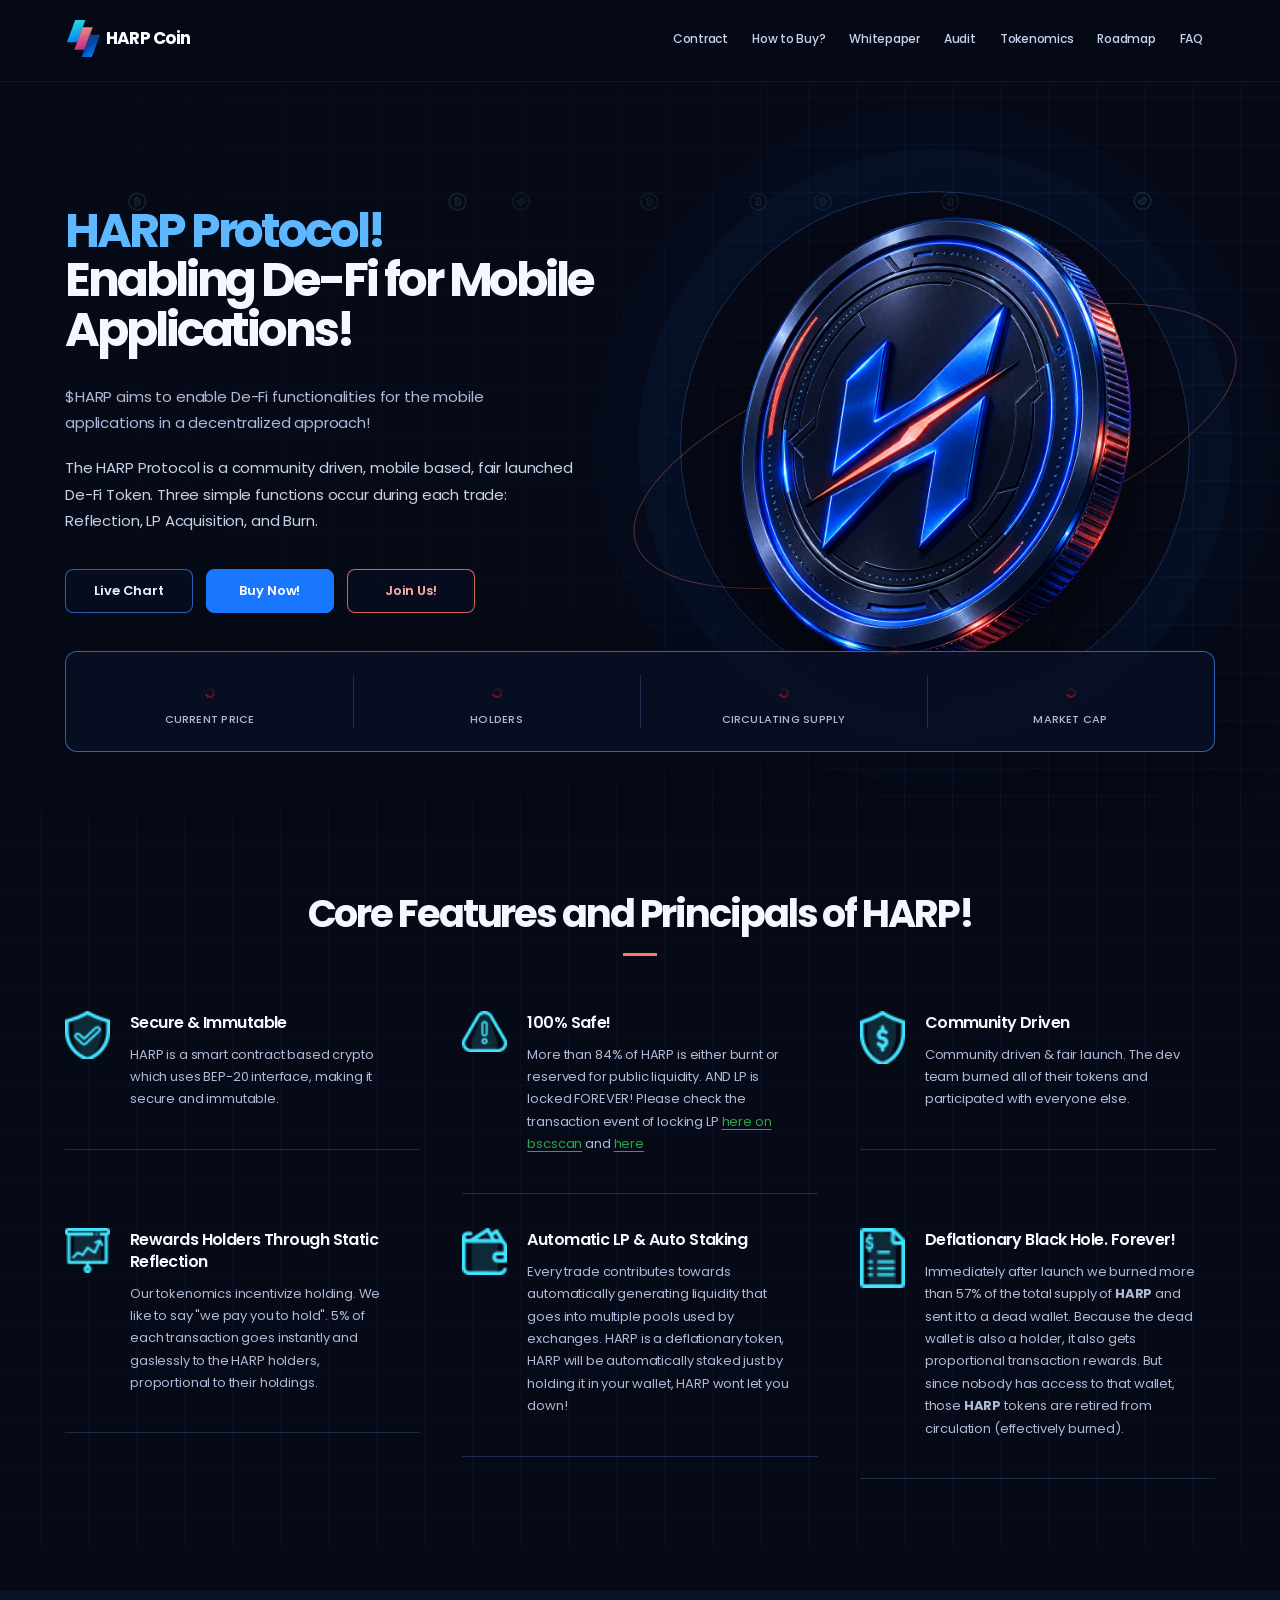
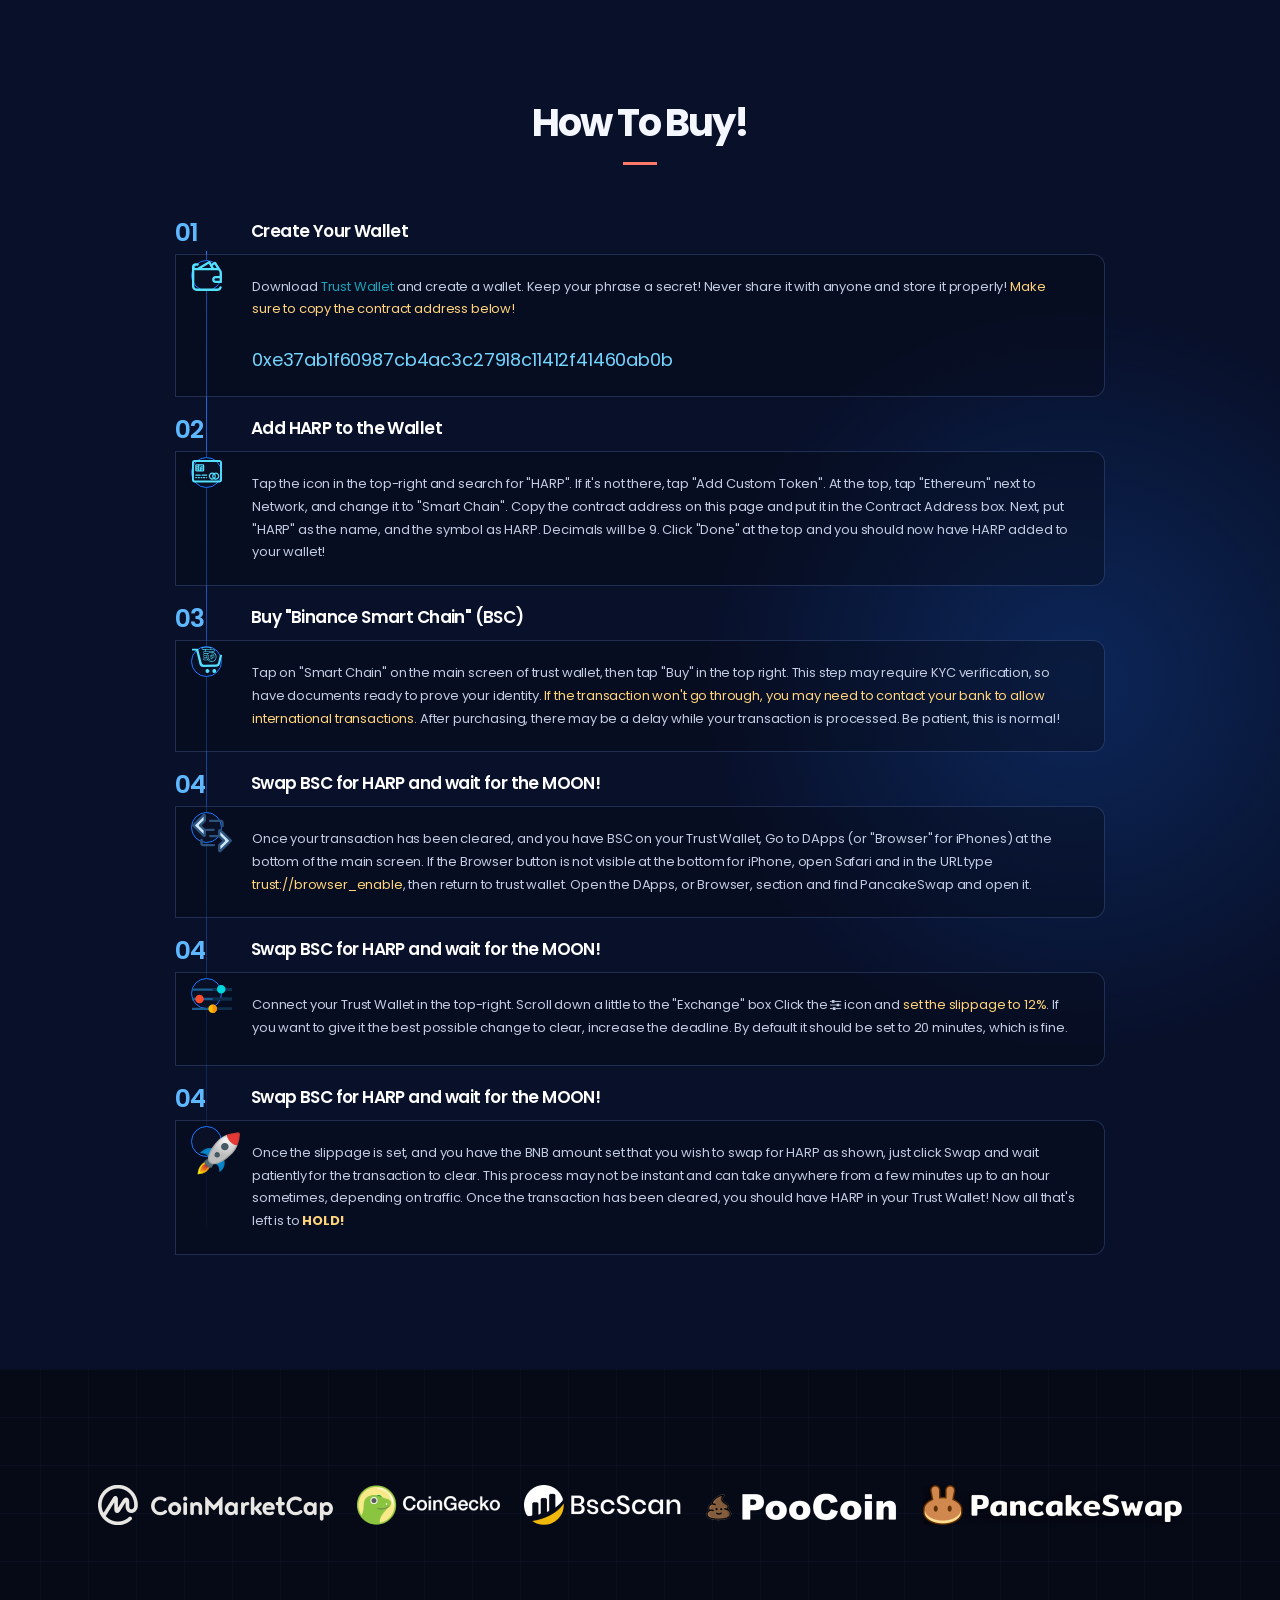
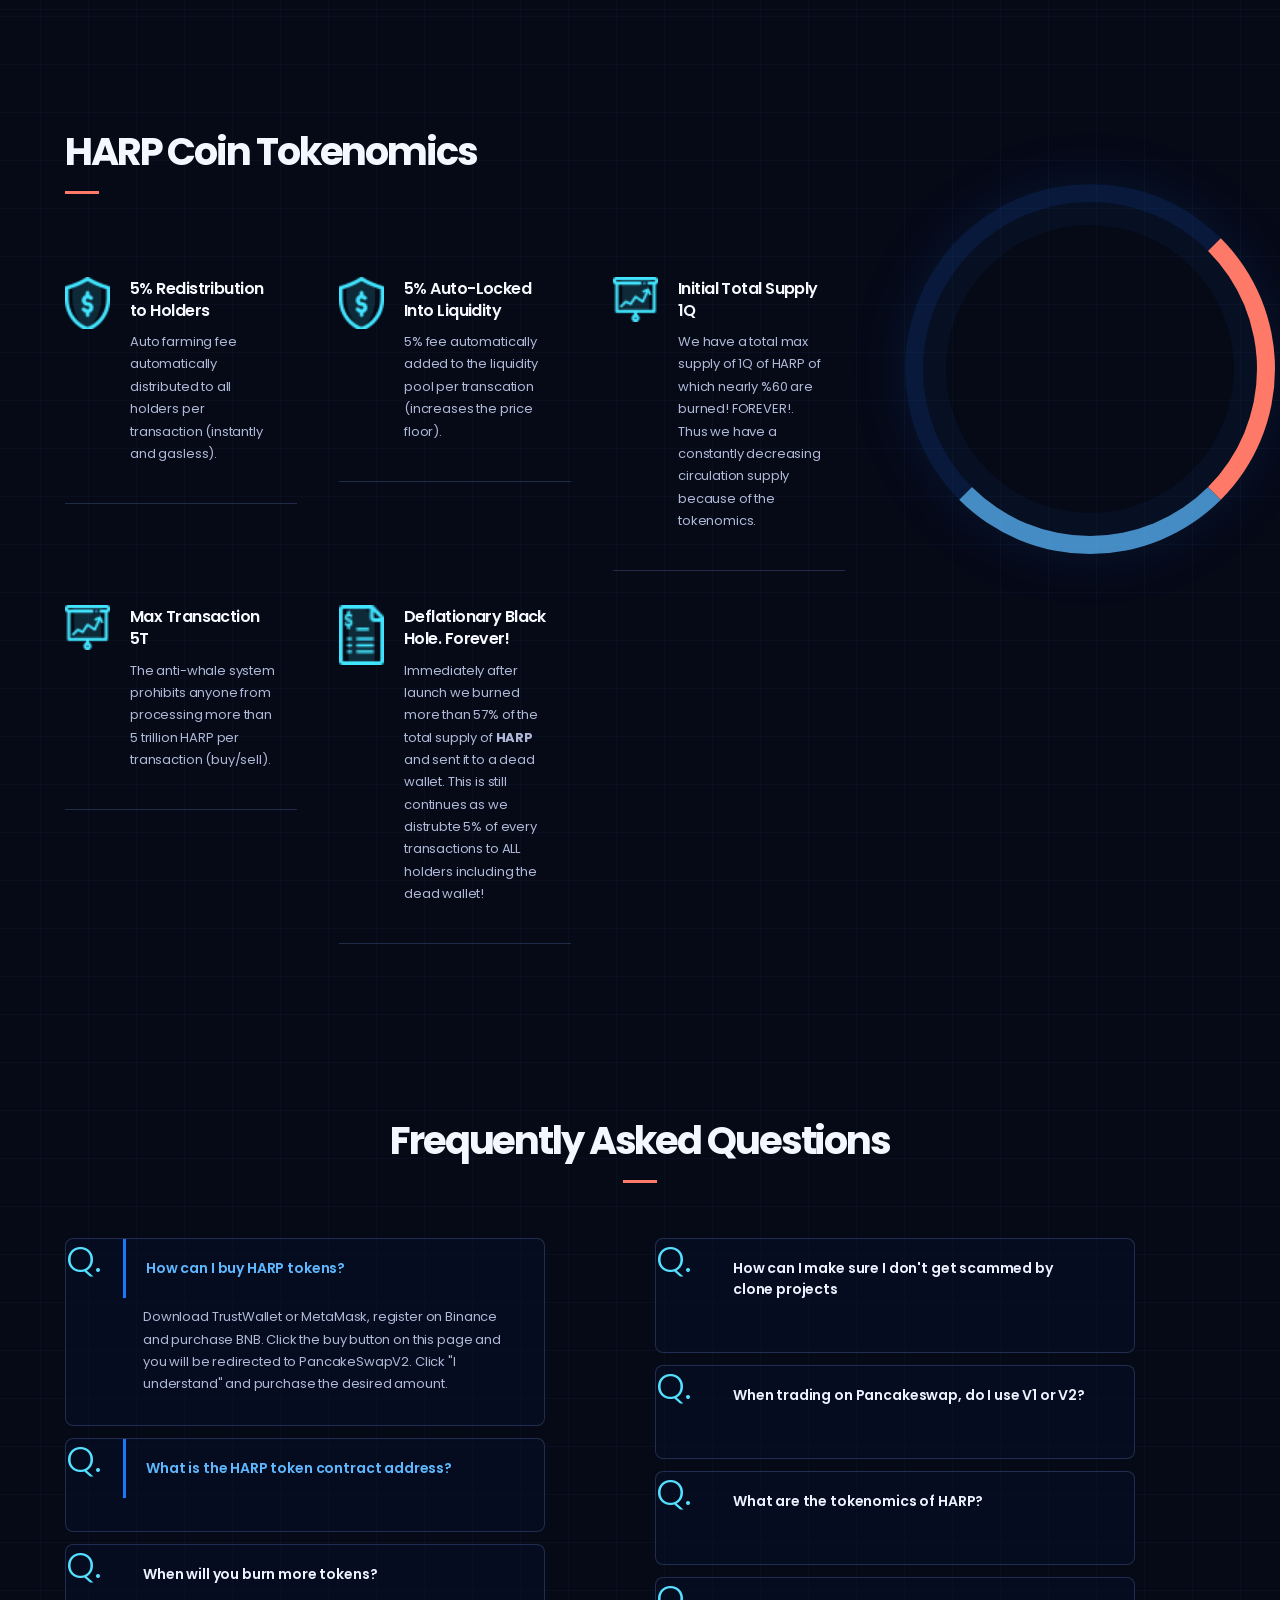
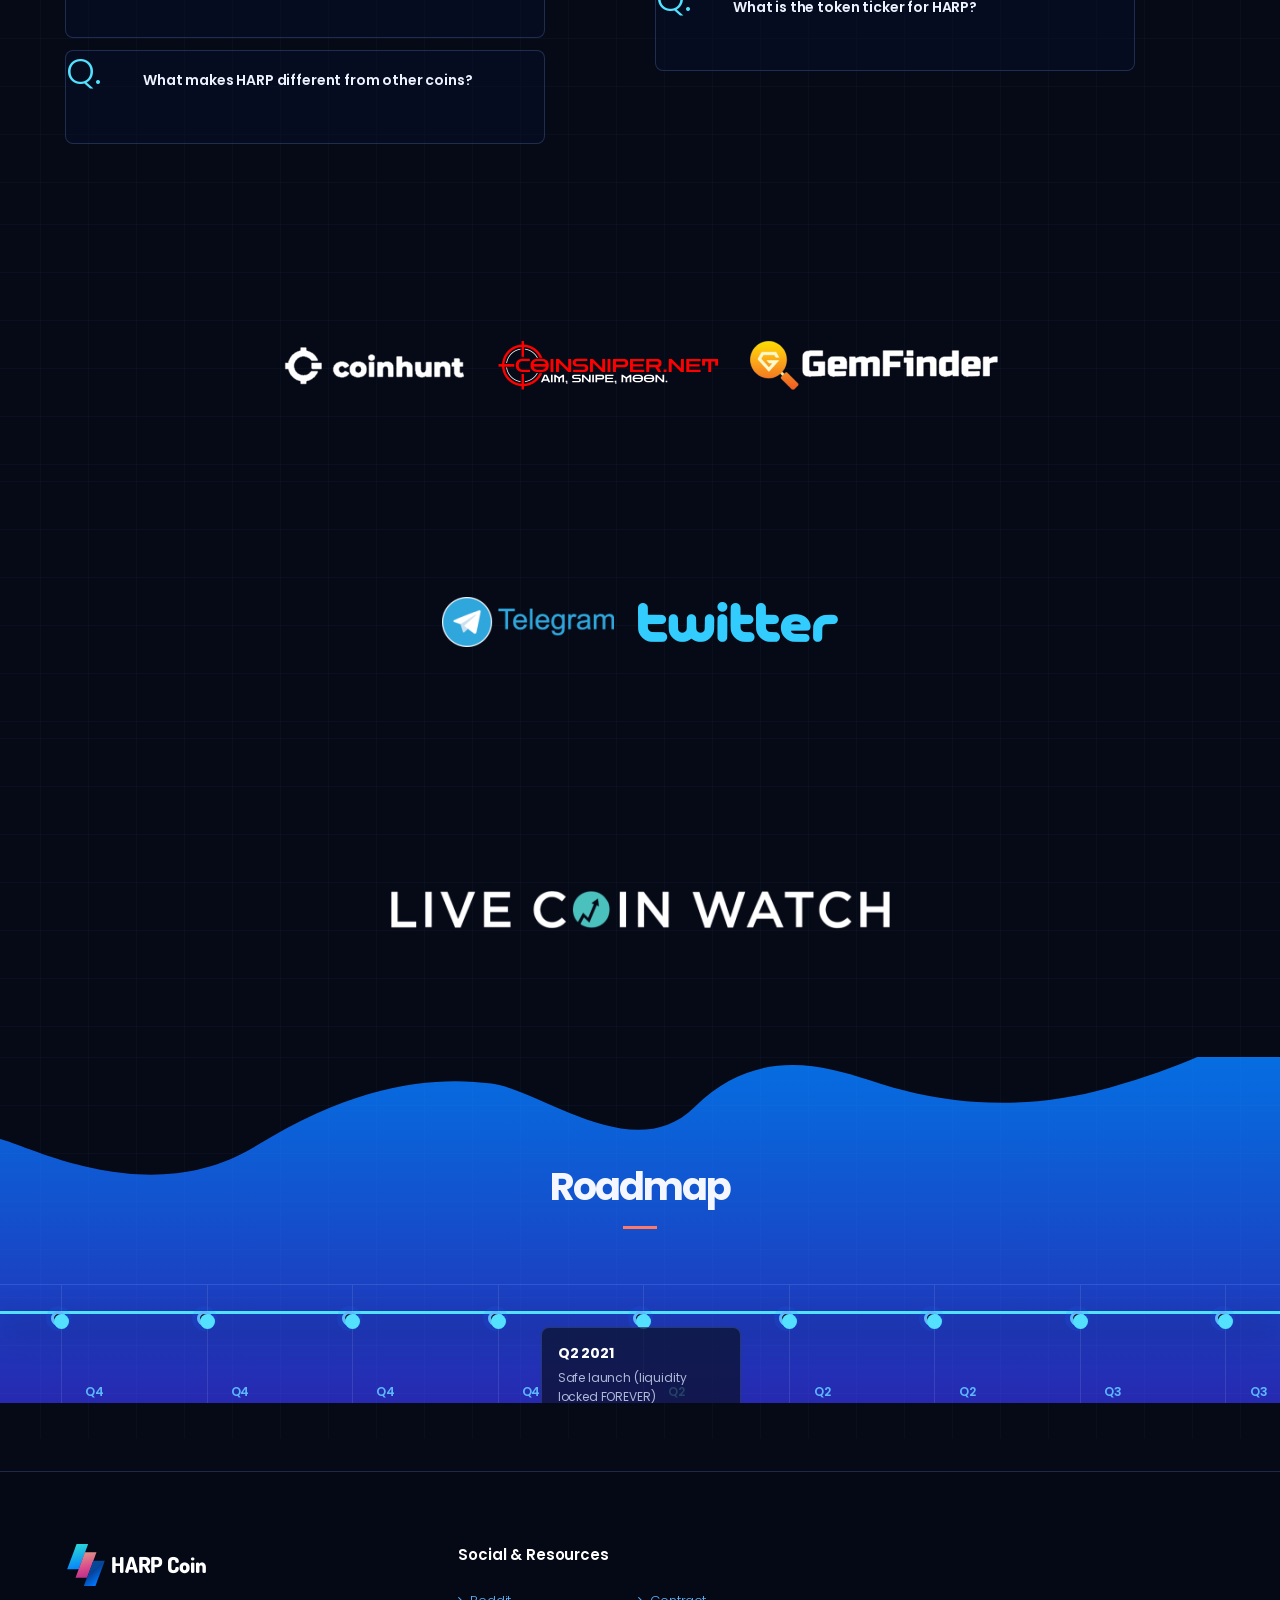
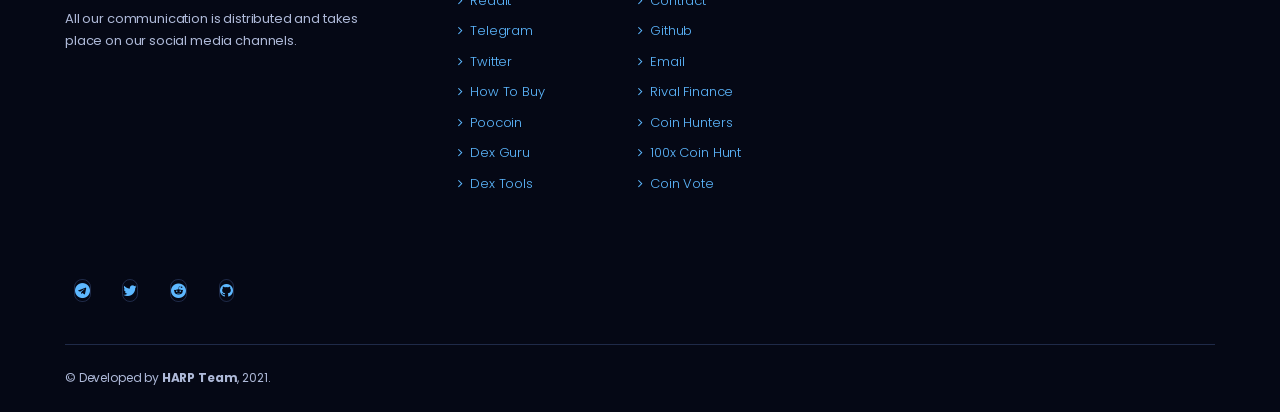
<file: index.html>
<!DOCTYPE html>
<html lang="en">

<head>
   <meta charset="utf-8">
   <meta name="viewport" content="width=device-width, initial-scale=1, shrink-to-fit=no">
   <meta http-equiv="X-UA-Compatible" content="IE=edge">
   <title>HARP Coin - A Decentralized De-Fi Token!</title>
   <link href="https://fonts.googleapis.com/css?family=Dosis:500,600,700,800%7CPoppins:300,400,500,600,900"
      rel="stylesheet">
   <link rel="stylesheet" href="css/bootstrap.min.css">
   <link rel="stylesheet" href="css/font-awesome.min.css">
   <link rel="stylesheet" href="plugins/owl-carousel/owl.carousel.min.css">
   <link rel="stylesheet" href="plugins/Magnific-Popup/magnific-popup.css">
   <link rel="stylesheet" href="css/style.css?version=1626351131986">
   <link rel="stylesheet" href="css/responsive.css?version=1626351131986">
   <link rel="stylesheet" href="css/custom.css?version=20260827-7">

   <link rel="apple-touch-icon" sizes="57x57" href="img/favicon/apple-icon-57x57.png">
   <link rel="apple-touch-icon" sizes="60x60" href="img/favicon/apple-icon-60x60.png">
   <link rel="apple-touch-icon" sizes="72x72" href="img/favicon/apple-icon-72x72.png">
   <link rel="apple-touch-icon" sizes="76x76" href="img/favicon/apple-icon-76x76.png">
   <link rel="apple-touch-icon" sizes="114x114" href="img/favicon/apple-icon-114x114.png">
   <link rel="apple-touch-icon" sizes="120x120" href="img/favicon/apple-icon-120x120.png">
   <link rel="apple-touch-icon" sizes="144x144" href="img/favicon/apple-icon-144x144.png">
   <link rel="apple-touch-icon" sizes="152x152" href="img/favicon/apple-icon-152x152.png">
   <link rel="apple-touch-icon" sizes="180x180" href="img/favicon/apple-icon-180x180.png">
   <link rel="icon" type="image/png" sizes="192x192" href="img/favicon/android-icon-192x192.png">
   <link rel="icon" type="image/png" sizes="32x32" href="img/favicon/favicon-32x32.png">
   <link rel="icon" type="image/png" sizes="96x96" href="img/favicon/favicon-96x96.png">
   <link rel="icon" type="image/png" sizes="16x16" href="/favicon-16x16.png">
   <link rel="manifest" href="img/favicon/manifest.json">
   <meta name="msapplication-TileColor" content="#ffffff">
   <meta name="msapplication-TileImage" content="img/favicon/ms-icon-144x144.png">
   <meta name="theme-color" content="#ffffff">

<!-- Google tag (gtag.js) -->
<script async src="https://www.googletagmanager.com/gtag/js?id=G-54M3LRXQ5X"></script>
<script>
  window.dataLayer = window.dataLayer || [];
  function gtag(){dataLayer.push(arguments);}
  gtag('js', new Date());

  gtag('config', 'G-54M3LRXQ5X');
</script>

   <script>
      function init() {
         setTimeout(info, 1000);
         setInterval(info, 15000);
      }

      function info() {
         $.ajax({
            type: "GET",
            url: "https://api.harpcoin.co/harp",
            success: function (data) {
               $("#price").html(accounting.formatMoney(data.price, "$", 15));
               $("#holders").html(accounting.formatNumber(data.holderCount));
               $("#supply").html(accounting.formatNumber(data.circulatingSupply));
               $("#mcap").html(accounting.formatMoney(data.marketCap));
            }
         });
      }
   </script>
</head>

<body class="home1-vs1-bg" onload="init(); return false;">
   <div class="preLoader">
      <div class="preload-img"> <img src="img/favicon.png" alt="" class="pre-img"> </div>
   </div>
   <div class="main-wrapper home-page1">

      <header class="header">
         <div class="main-header main-header1">
            <div class="container">
               <div class="row align-items-center">
                  <div class="col-xl-3 col-lg-2 col-md-4 col-sm-5 col-7">
                     <div class="logo" data-animate="fadeInUp" data-delay=".65">

                        <a href="index.html">
                           <img class='default-logo svg-logo' src="img/logo.svg" alt="HARP Token">
                           <img class="sticky-logo svg-logo" src="img/logo.svg" alt="HARP Token">
                           <span class="logo-text">HARP Coin</span>
                        </a>

                     </div>
                  </div>
                  <div class="col-xl-9 col-lg-10 col-md-7 col-sm-7 col-5 menu-button">
                     <div class="menu--inner-area clear-fix">
                        <div class="menu-wraper">
                           <nav data-animate="fadeInUp" data-delay=".80">
                              <div class="header-menu dosis">
                                 <ul>
                                    <li><a href="https://bscscan.com/address/0xe37ab1f60987cb4ac3c27918c11412f41460ab0b#code"
                                          traget="_blank">Contract</a></li>
                                    <li><a href="#how-to-buy">How to Buy?</a></li>
                                    <li><a href="https://github.com/harpcoin/harp-frontend/blob/main/assets/Harp%20Coin%20Whitepaper.pdf"
                                          target="_blank">Whitepaper</a></li>
                                    <li><a href="https://github.com/harpcoin/harp-frontend/blob/main/assets/Harp%20Coin%20Audit.pdf"
                                          target="_blank">Audit</a></li>
                                    <li><a href="#tokenomics">Tokenomics</a></li>
                                    <li><a href="#roadmap">Roadmap</a></li>
                                    <li><a href="#faq">FAQ</a></li>
                                 </ul>
                              </div>
                           </nav>
                        </div>
                     </div>
                  </div>
               </div>
            </div>
         </div>
      </header>

      <section class="banner--wrapper-area crypto-patern">
         <div class="banner home-banner1">

            <div class="bit-coin-shapes">
               <img class="sp1 cmn-shapes spin" src="img/banner/banner-shape/bit-sshapes1.png" alt="">
               <img class="sp2 cmn-shapes rotate3d" src="img/banner/banner-shape/bit-sshapes2.png" alt="">
               <img class="sp3 cmn-shapes spin" src="img/banner/banner-shape/bit-sshapes3.png" alt="">
               <img class="sp4 cmn-shapes rotate2d" src="img/banner/banner-shape/bit-sshapes4.png" alt="">
               <img class="sp5 cmn-shapes rotate3d" src="img/banner/banner-shape/bit-sshapes5.png" alt="">
               <img class="sp6 cmn-shapes spin" src="img/banner/banner-shape/bit-sshapes6.png" alt="">
               <img class="sp7 cmn-shapes rotate3d" src="img/banner/banner-shape/bit-sshapes7.png" alt="">
               <img class="sp8 cmn-shapes rotate3d" src="img/banner/banner-shape/bit-sshapes8.png" alt="">
               <img class="sp9 cmn-shapes rotate3d" src="img/banner/banner-shape/bit-sshapes3.png" alt="">
               <img class="sp10 cmn-shapes rotate3d" src="img/banner/banner-shape/bit-sshapes4.png" alt="">
               <img class="sp11 cmn-shapes rotate3d" src="img/banner/banner-shape/bit-sshapes5.png" alt="">
            </div>

            <div class="container">
               <div class="row">
                  <div class="col-lg-6 col-xl-6 col-md-6">
                     <div class="banner--inner-text">
                        <h1><span>HARP Protocol!</span> Enabling De-Fi for Mobile Applications!</h1>
                        <p data-animate="fadeInUp" data-delay=".4">$HARP aims to enable De-Fi functionalities for the
                           mobile applications in a decentralized approach! </p>
                        <p data-animate="fadeInUp" data-delay=".6">The HARP Protocol is a community driven, mobile
                           based, fair launched De-Fi Token. Three simple functions occur during each trade: Reflection,
                           LP Acquisition, and Burn.</p>
                        <a href="https://poocoin.app/tokens/0xe37ab1f60987cb4ac3c27918c11412f41460ab0b" target="_blank"
                           class="btn waves-effect" style="background-color: rgba(255, 235, 59, .4)"
                           data-animate="fadeInUp" data-delay=".4">Live Chart</a>
                        <a href="https://pancakeswap.finance/swap?outputCurrency=0xe37ab1f60987cb4ac3c27918c11412f41460ab0b"
                           target="_blank" class="btn waves-effect" style="background-color: rgba(76, 175, 80, .6)"
                           data-animate="fadeInUp" data-delay=".6">Buy Now!</a>
                        <a href="https://t.me/harpcoin" target="_blank" class="btn waves-effect"
                           style="background-color: rgba(232, 64, 64, .8)" data-animate="fadeInUp" data-delay=".8">Join
                           Us!</a>
                     </div>
                  </div>
                  <div class="col-lg-6 col-xl-6 offset-xl-0 col-md-6">
                     <div class="overlay-bubble" data-animate="fadeInUp" data-delay=".4">
                        <div class="overlay-bubble-1"></div>
                        <img src="img/dot.png" alt="" class="dot-dot">
                     </div>
                     <div class="bannar-image-inner" data-animate="fadeInUp" data-delay=".4"> <img
                           src="img/generated/harp-coin-hero.png" alt="HARP Coin"> <img src="img/bigbit-img.png" alt=""
                           class="move-1"> <img src="img/smlbit-img.png" alt="" class="move-2"> </div>
                  </div>
               </div>
            </div>
         </div>
      </section>

      <section class="pt-60 pb-30 crypto-patern">
         <div class="container">
            <div class="d-flex text-lg-center flex-column flex-lg-row header-stats">
               <div class="flex-fill w-100 py-3">
                  <p class="mb-0 h3 text-white" id="price"><img src="img/loading.svg"></img></p>
                  <p class="mb-0 text-light small">Current Price</p>
               </div>
               <div class="flex-fill w-100 py-3">
                  <p class="mb-0 h3 text-white" id="holders"><img src="img/loading.svg"></img></p>
                  <p class="mb-0 text-light small">Holders</p>
               </div>
               <div class="flex-fill w-100 py-3">
                  <p class="mb-0 h3 text-white" id="supply"><img src="img/loading.svg"></img></p>
                  <p class="mb-0 text-light small">Circulating Supply</p>
               </div>
               <div class="flex-fill w-100 py-3">
                  <p class="mb-0 h3 text-white" id="mcap"><img src="img/loading.svg"></img></p>
                  <p class="mb-0 text-light small">Market Cap</p>
               </div>
            </div>
         </div>
      </section>

      <section class="pt-60 pb-30 crypto-patern">
         <div class="container">

            <div class="row justify-content-center">
               <div class="col-xl-12 col-lg-8">
                  <div class="section-title text-center mb-30">
                     <h2>Core Features and Principals of HARP!</h2>
                  </div>
               </div>
            </div>
            <div class="service-wrap">
               <div class="row">
                  <div class="col-lg-4 col-md-6">
                     <div class="single--service-inner">
                        <div class="single--service-icon">
                           <img src="img/icons/service-icon1.png" alt="">
                           <div class="underline-wrap">
                              <div class="unerline"> <span></span> <span></span> <span></span> </div>
                           </div>
                        </div>
                        <div class="single-service-text">
                           <h4>Secure & Immutable</h4>
                           <p>HARP is a smart contract based crypto which uses BEP-20 interface, making it secure and
                              immutable.</p>
                        </div>
                     </div>
                  </div>
                  <div class="col-lg-4 col-md-6">
                     <div class="single--service-inner">
                        <div class="single--service-icon">
                           <img src="img/icons/service-icon2.png" alt="">
                           <div class="underline-wrap">
                              <div class="unerline"> <span></span> <span></span> <span></span> </div>
                           </div>
                        </div>
                        <div class="single-service-text">
                           <h4>100% Safe!</h4>
                           <p>More than 84% of HARP is either burnt or reserved for public liquidity. AND LP is locked
                              FOREVER! Please check the transaction event of locking LP <a
                                 href="https://bscscan.com/tx/0x7d56b419a16464bce56184aab105ac46a0eee456217e969274a4b27b720a9250#eventlog"
                                 class="text-success" target="_blank">here on bscscan</a> and <a
                                 href="https://bit.ly/3ediyKa" class="text-success" target="_blank">here</a></p>
                        </div>
                     </div>
                  </div>
                  <div class="col-lg-4 col-md-6">
                     <div class="single--service-inner">
                        <div class="single--service-icon">
                           <img src="img/icons/service-icon5.png" alt="">
                           <div class="underline-wrap">
                              <div class="unerline"> <span></span> <span></span> <span></span> </div>
                           </div>
                        </div>
                        <div class="single-service-text">
                           <h4>Community Driven</h4>
                           <p>Community driven & fair launch. The dev team burned all of their tokens and participated
                              with everyone else.</p>
                        </div>
                     </div>
                  </div>
                  <div class="col-lg-4 col-md-6">
                     <div class="single--service-inner">
                        <div class="single--service-icon">
                           <img src="img/icons/service-icon4.png" alt="">
                           <div class="underline-wrap">
                              <div class="unerline"> <span></span> <span></span> <span></span> </div>
                           </div>
                        </div>
                        <div class="single-service-text">
                           <h4>Rewards Holders Through Static Reflection</h4>
                           <p>Our tokenomics incentivize holding. We like to say "we pay you to hold". 5% of each
                              transaction goes instantly and gaslessly to the HARP holders, proportional
                              to their holdings.</p>
                        </div>
                     </div>
                  </div>
                  <div class="col-lg-4 col-md-6">
                     <div class="single--service-inner">
                        <div class="single--service-icon">
                           <img src="img/icons/service-icon3.png" alt="">
                           <div class="underline-wrap">
                              <div class="unerline"> <span></span> <span></span> <span></span> </div>
                           </div>
                        </div>
                        <div class="single-service-text">
                           <h4>Automatic LP & Auto Staking</h4>
                           <p>Every trade contributes towards automatically generating liquidity that goes into multiple
                              pools used by exchanges. HARP is a deflationary token, HARP will be
                              automatically staked just by holding it in your wallet, HARP wont let you down!</p>
                        </div>
                     </div>
                  </div>
                  <div class="col-lg-4 col-md-6">
                     <div class="single--service-inner">
                        <div class="single--service-icon">
                           <img src="img/icons/service-icon6.png" alt="">
                           <div class="underline-wrap">
                              <div class="unerline"> <span></span> <span></span> <span></span> </div>
                           </div>
                        </div>
                        <div class="single-service-text">
                           <h4>Deflationary Black Hole. Forever!</h4>
                           <p>Immediately after launch we burned more than 57% of the total supply of
                              <strong>HARP</strong>
                              and sent it to a dead wallet. Because
                              the dead wallet is also a holder, it also gets proportional transaction rewards.
                              But since nobody has access to that wallet, those
                              <strong>HARP</strong> tokens are retired from circulation (effectively
                              burned).
                           </p>
                        </div>
                     </div>
                  </div>
               </div>
            </div>

         </div>
      </section>

      <section id="how-to-buy" class="pt-60 pb-30 crypto-patern home1-section-bg">
         <div class="container">
            <div class="row justify-content-center">
               <div class="col-xl-12 col-lg-8">
                  <div class="section-title text-center mb-30">
                     <h2>How To Buy!</h2>
                  </div>
               </div>
            </div>
            <div class="row">
               <div class="col-lg-12">
                  <div class="step-timeline">
                     <div class="step-timeline-item timeline-active">
                        <div class="timeline-element">
                           <span class="poppins">01</span>
                           <h4>Create Your Wallet</h4>
                        </div>
                        <div class="timeline-content">
                           <div class="timeline-icon">
                              <div class="timeline-icon-img"> <img src="img/icons/timeline1.svg" alt="" class="svg">
                              </div>
                              <div class="underline-wrap">
                                 <div class="unerline"> <span></span> <span></span> <span></span> </div>
                              </div>
                           </div>
                           <p>Download <a href="https://trustwallet.com/" class="text-info" target="_blank">Trust
                                 Wallet</a> and create a wallet. Keep your phrase a secret! Never share it
                              with anyone and store it properly! <span class="text-warning">Make sure to copy the
                                 contract address below!</span>
                              </br></br><span class="text-success"
                                 style="font-size: 18px;word-break: break-all;">0xe37ab1f60987cb4ac3c27918c11412f41460ab0b</span>
                           </p>
                        </div>
                     </div>
                     <div class="step-timeline-item">
                        <div class="timeline-element">
                           <span class="poppins">02</span>
                           <h4>Add HARP to the Wallet</h4>
                        </div>
                        <div class="timeline-content">
                           <div class="timeline-icon">
                              <div class="timeline-icon-img"> <img src="img/icons/timeline2.svg" alt="" class="svg">
                              </div>
                              <div class="underline-wrap">
                                 <div class="unerline"> <span></span> <span></span> <span></span> </div>
                              </div>
                           </div>
                           <p>Tap the icon in the top-right and search for "HARP". If it's not there, tap "Add Custom
                              Token". At the top, tap "Ethereum" next to Network, and change it to
                              "Smart Chain". Copy the contract address on this page and put it in the Contract Address
                              box. Next, put "HARP" as the name, and the symbol as HARP. Decimals will be 9. Click
                              "Done" at the top
                              and you should now have HARP added to your wallet!</p>
                        </div>
                     </div>
                     <div class="step-timeline-item">
                        <div class="timeline-element">
                           <span class="poppins">03</span>
                           <h4>Buy "Binance Smart Chain" (BSC)</h4>
                        </div>
                        <div class="timeline-content">
                           <div class="timeline-icon">
                              <div class="timeline-icon-img"> <img src="img/icons/timeline3.svg" alt="" class="svg">
                              </div>
                              <div class="underline-wrap">
                                 <div class="unerline"> <span></span> <span></span> <span></span> </div>
                              </div>
                           </div>
                           <p>Tap on "Smart Chain" on the main screen of trust wallet, then tap "Buy" in the top right.
                              This step may require KYC
                              verification, so have documents ready to prove your identity.
                              <span class="text-warning">If the transaction won't go through, you may need to contact
                                 your bank to allow international
                                 transactions.</span>
                              After purchasing, there may be a delay while your transaction is processed. Be patient,
                              this is normal!
                           </p>
                        </div>
                     </div>
                     <div class="step-timeline-item">
                        <div class="timeline-element">
                           <span class="poppins">04</span>
                           <h4>Swap BSC for HARP and wait for the MOON!</h4>
                        </div>
                        <div class="timeline-content">
                           <div class="timeline-icon">
                              <div class="timeline-icon-img"> <img src="img/icons/timeline4.svg" alt="" class="svg">
                              </div>
                              <div class="underline-wrap">
                                 <div class="unerline"> <span></span> <span></span> <span></span> </div>
                              </div>
                           </div>
                           <p>Once your transaction has been cleared, and you have BSC on your Trust Wallet, Go to DApps
                              (or "Browser" for iPhones) at the bottom of the main screen. If the
                              Browser button is not visible at the bottom for iPhone, open Safari and in the URL type
                              <span class="text-warning">trust://browser_enable</span>, then return to trust wallet.
                              Open the DApps,
                              or Browser, section and find PancakeSwap and open it.
                           </p>
                        </div>
                     </div>
                     <div class="step-timeline-item">
                        <div class="timeline-element">
                           <span class="poppins">04</span>
                           <h4>Swap BSC for HARP and wait for the MOON!</h4>
                        </div>
                        <div class="timeline-content">
                           <div class="timeline-icon">
                              <div class="timeline-icon-img"> <img src="img/icons/timeline5.svg" alt="" class="svg">
                              </div>
                              <div class="underline-wrap">
                                 <div class="unerline"> <span></span> <span></span> <span></span> </div>
                              </div>
                           </div>
                           <p>Connect your Trust Wallet in the top-right. Scroll down a little to the "Exchange" box

                              Click the <i class="fa fa-sliders"></i> icon and <span class="text-warning">set the
                                 slippage to 12%</span>. If you want to give it the best possible change to
                              clear, increase the deadline. By default it should be set to 20 minutes, which is fine.
                           </p>
                        </div>
                     </div>
                     <div class="step-timeline-item">
                        <div class="timeline-element">
                           <span class="poppins">04</span>
                           <h4>Swap BSC for HARP and wait for the MOON!</h4>
                        </div>
                        <div class="timeline-content">
                           <div class="timeline-icon">
                              <div class="timeline-icon-img"> <img src="img/icons/timeline6.svg" alt="" class="svg">
                              </div>
                              <div class="underline-wrap">
                                 <div class="unerline"> <span></span> <span></span> <span></span> </div>
                              </div>
                           </div>
                           <p>Once the slippage is set, and you have the BNB amount set that you wish to swap for HARP
                              as shown, just click Swap and wait patiently for the transaction to
                              clear. This process may not be instant and can take anywhere from a few minutes up to an
                              hour sometimes, depending on traffic. Once the transaction has been cleared, you should
                              have HARP in
                              your Trust Wallet! Now all that's left is to <span
                                 class="text-warning"><strong>HOLD!</strong></span></p>
                        </div>
                     </div>
                  </div>
               </div>
            </div>
         </div>
      </section>

      <section class="pt-60 pb-30 crypto-patern">
         <div class="container">

            <div class="row justify-content-center">
               <div class="col-xl-12 col-lg-8">
                  <div class="section-title text-center mb-30">
                     <img src="img/coinmarket.png" alt="$HARP on Coinmarketcap" title="$HARP on Coinmarketcap"
                        style="margin: 20px 40px 0 0">
                     <img src="img/coingecko.png" alt="$HARP on Coingecko" title="$HARP on Coingecko"
                        style="margin: 20px 40px 0 0">
                     <a href="https://bscscan.com/address/0xe37ab1f60987cb4ac3c27918c11412f41460ab0b"
                        target="_blank"><img src="img/bscscan.png" alt="$HARP on Binance Smart Chain"
                           title="$HARP on Binance Smart Chain" style="margin: 20px 40px 0 0"></a>
                     <a href="https://poocoin.app/tokens/0xe37ab1f60987cb4ac3c27918c11412f41460ab0b"
                        target="_blank"><img src="img/poocoin.png" alt="$HARP on Poocoin App"
                           title="$HARP on Poocoin App" style="margin: 20px 40px 0 0"></a>
                     <a href="https://pancakeswap.finance/swap?outputCurrency=0xe37ab1f60987cb4ac3c27918c11412f41460ab0b"
                        target="_blank"><img src="img/pancakeswap.png" alt="Buy $HARP on PancakeSwap"
                           title="Buy $HARP on PancakeSwap" style="margin: 20px 40px 0 0"></a>
                  </div>
               </div>
            </div>
         </div>
      </section>

      <section id="tokenomics" class="pt-60 pb-30 crypto-patern">
         <div class="container">

            <div class="row justify-content-center">
               <div class="col-xl-12 col-lg-8">
                  <div class="section-title text-center mb-30">
                     <h2>HARP Coin Tokenomics</h2>
                  </div>
               </div>
            </div>
            <div class="service-wrap">
               <div class="row">
                  <div class="col-lg-4 col-md-6">
                     <div class="single--service-inner">
                        <div class="single--service-icon">
                           <img src="img/icons/service-icon5.png" alt="">
                           <div class="underline-wrap">
                              <div class="unerline"> <span></span> <span></span> <span></span> </div>
                           </div>
                        </div>
                        <div class="single-service-text">
                           <h4>5% Redistribution to Holders</h4>
                           <p>Auto farming fee automatically distributed to all holders per transaction (instantly and
                              gasless).</p>
                        </div>
                     </div>
                  </div>
                  <div class="col-lg-4 col-md-6">
                     <div class="single--service-inner">
                        <div class="single--service-icon">
                           <img src="img/icons/service-icon5.png" alt="">
                           <div class="underline-wrap">
                              <div class="unerline"> <span></span> <span></span> <span></span> </div>
                           </div>
                        </div>
                        <div class="single-service-text">
                           <h4>5% Auto-Locked Into Liquidity</h4>
                           <p>5% fee automatically added to the liquidity pool per transcation (increases the price
                              floor).</p>
                        </div>
                     </div>
                  </div>
                  <div class="col-lg-4 col-md-6">
                     <div class="single--service-inner">
                        <div class="single--service-icon">
                           <img src="img/icons/service-icon4.png" alt="">
                           <div class="underline-wrap">
                              <div class="unerline"> <span></span> <span></span> <span></span> </div>
                           </div>
                        </div>
                        <div class="single-service-text">
                           <h4>Initial Total Supply 1Q</h4>
                           <p>We have a total max supply of 1Q of HARP of which nearly %60 are burned! FOREVER!. Thus we
                              have a constantly decreasing circulation supply because of the tokenomics. </p>
                        </div>
                     </div>
                  </div>
                  <div class="col-lg-4 col-md-6">
                     <div class="single--service-inner">
                        <div class="single--service-icon">
                           <img src="img/icons/service-icon4.png" alt="">
                           <div class="underline-wrap">
                              <div class="unerline"> <span></span> <span></span> <span></span> </div>
                           </div>
                        </div>
                        <div class="single-service-text">
                           <h4>Max Transaction 5T</h4>
                           <p>The anti-whale system prohibits anyone from
                              processing more than 5 trillion HARP
                              per transaction (buy/sell).</p>
                        </div>
                     </div>
                  </div>
                  <div class="col-lg-4 col-md-6">
                     <div class="single--service-inner">
                        <div class="single--service-icon">
                           <img src="img/icons/service-icon6.png" alt="">
                           <div class="underline-wrap">
                              <div class="unerline"> <span></span> <span></span> <span></span> </div>
                           </div>
                        </div>
                        <div class="single-service-text">
                           <h4>Deflationary Black Hole. Forever!</h4>
                           <p>Immediately after launch we burned more than 57% of the total supply of
                              <strong>HARP</strong> and sent it to a dead wallet. This is still continues as we
                              distrubte 5% of every transactions to ALL holders including the dead wallet!
                           </p>
                        </div>
                     </div>
                  </div>
               </div>
            </div>
         </div>
      </section>

      <section id="faq" class="pt-60 pb-60 crypto-patern">
         <div class="container">
            <div class="row justify-content-center">
               <div class="col-xl-12 col-lg-8">
                  <div class="section-title text-center mb-30">
                     <h2>Frequently Asked Questions</h2>
                  </div>
               </div>
            </div>
            <div class="row">
               <div class="col-md-6">
                  <div class="single-faq-wrap">
                     <div class="accordion" id="Faq-1">
                        <div class="single-faq">
                           <h3 class="h6" data-toggle="collapse" data-target="#accordionFaq-1-item-1"
                              aria-expanded="true" aria-controls="accordionFaq-1-item-1"><span class='poppins 
big-word'>Q.</span>How can I buy HARP tokens?</h3>
                           <div id="accordionFaq-1-item-1" class="collapse show" data-parent="#Faq-1">
                              <div class="faq-answer">
                                 <p>Download TrustWallet or MetaMask, register on Binance and purchase BNB. Click the
                                    buy button on this page and you will be redirected to PancakeSwapV2.
                                    Click "I understand" and purchase the desired amount.</p>
                              </div>
                           </div>
                        </div>
                        <div class="single-faq">
                           <h3 class="h6" data-toggle="collapse" data-target="#accordionFaq-1-item-2"
                              aria-expanded="true" aria-controls="accordionFaq-1-item-1"><span class='poppins 
big-word'>Q.</span>What is the HARP token contract address?</h3>
                           <div id="accordionFaq-1-item-2" class="collapse" data-parent="#Faq-1">
                              <div class="faq-answer">
                                 <p>The official BEP-20 (BSC) address is 0xe37ab1f60987cb4ac3c27918c11412f41460ab0b.</p>
                              </div>
                           </div>
                        </div>
                        <div class="single-faq">
                           <h3 class="h6" data-toggle="collapse" data-target="#accordionFaq-1-item-3"
                              aria-controls="accordionFaq-1-item-1"><span class='poppins big-word'>Q.</span>When will
                              you burn more tokens?</h3>
                           <div id="accordionFaq-1-item-3" class="collapse" data-parent="#Faq-1">
                              <div class="faq-answer">
                                 <p>We burned more than 57% of the total supply after launch. No more manual burns are
                                    planned currently, our Black Hole burns on each transaction. And that
                                    burn is continuously accelerating!</p>
                              </div>
                           </div>
                        </div>
                        <div class="single-faq">
                           <h3 class="h6" data-toggle="collapse" data-target="#accordionFaq-1-item-4"
                              aria-controls="accordionFaq-1-item-1"><span class='poppins big-word'>Q.</span>What
                              makes HARP different from other coins?</h3>
                           <div id="accordionFaq-1-item-4" class="collapse" data-parent="#Faq-1">
                              <div class="faq-answer">
                                 <p>We think our strong points are our transparency, strong work ethic and commitment to
                                    push our boundaries as much and as often as possible. And of course,
                                    as a <strong>HARP</strong> holder, we basically pay you to hold the token.</p>
                              </div>
                           </div>
                        </div>
                     </div>
                  </div>
               </div>
               <div class="col-md-6">
                  <div class="single-faq-wrap">
                     <div class="accordion" id="Faq-2">
                        <div class="single-faq">
                           <h3 class="h6" data-toggle="collapse" data-target="#accordionFaq-2-item-1"
                              aria-controls="accordionFaq-1-item-1"><span class='poppins big-word'>Q.</span>How can I
                              make sure I don't get scammed by clone projects</h3>
                           <div id="accordionFaq-2-item-1" class="collapse" data-parent="#Faq-2">
                              <div class="faq-answer">
                                 <p>Always use ONLY our <a href="https://t.me/harpcoin" target="_blank"
                                       class="text-warning">official Telegram channel</a>. Our team will NEVER DM you to
                                    ask
                                    about anything. Be EXTREMELY suspicious about anyone DM-ing you with an offer to
                                    help, airdrop or generally asking you personal information such as your wallet seed
                                    phrase. NEVER give out such
                                    information, block and report those persons immediately.</p>
                              </div>
                           </div>
                        </div>
                        <div class="single-faq">
                           <h3 class="h6" data-toggle="collapse" data-target="#accordionFaq-2-item-2"
                              aria-controls="accordionFaq-2-item-2"><span class='poppins big-word'>Q.</span>When
                              trading on Pancakeswap, do I use V1 or V2?</h3>
                           <div id="accordionFaq-2-item-2" class="collapse" data-parent="#Faq-2">
                              <div class="faq-answer">
                                 <p>Use V2, that is new version of Pancakeswap liquidity pool. It is technically
                                    possible to trade in V1, but that pool will contain liquidity added by users
                                    so there might be a price difference between pools.</p>
                              </div>
                           </div>
                        </div>
                        <div class="single-faq">
                           <h3 class="h6" data-toggle="collapse" data-target="#accordionFaq-2-item-3"
                              aria-controls="accordionFaq-2-item-1"><span class='poppins big-word'>Q.</span>What are
                              the tokenomics of HARP?</h3>
                           <div id="accordionFaq-2-item-3" class="collapse" data-parent="#Faq-2">
                              <div class="faq-answer">
                                 <p>The total supply is 1,000,000,000,000,000 of which 57% is burned, 10% distributed
                                    via airdrops/community rewards, 5% allocated for growth/development and
                                    27% provided as public liquidity. Of the transaction value, 5% is locked for
                                    liquidity and 5% is distributed to token holders.</p>
                              </div>
                           </div>
                        </div>
                        <div class="single-faq">
                           <h3 class="h6" data-toggle="collapse" data-target="#accordionFaq-2-item-4"
                              aria-controls="accordionFaq-2-item-1"><span class='poppins big-word'>Q.</span>What is
                              the token ticker for HARP?</h3>
                           <div id="accordionFaq-2-item-4" class="collapse" data-parent="#Faq-2">
                              <div class="faq-answer">
                                 <p>The ticker is HARP.</p>
                              </div>
                           </div>
                        </div>
                     </div>
                  </div>
               </div>
            </div>
         </div>
      </section>

      <section class="pt-10 pb-10 crypto-patern">
         <div class="container">

            <div class="row justify-content-center">
               <div class="col-xl-12 col-lg-8">
                  <div class="section-title text-center mb-30">
                     <a href="https://coinhunt.cc/coin/542034978" target="_blank"><img src="img/coinhunt.png"
                           alt="Vote for $HARP on CoinHunt!" title="Vote for $HARP on CoinHunt!"
                           style="margin: 20px 40px 0 0"></a>
                     <a href="https://coinsniper.net/coin/7056" target="_blank"><img src="img/coinsniper.png"
                           alt="Vote for $HARP on Coin Sniper!" title="Vote for $HARP on Coin Sniper!"
                           style="margin: 20px 40px 0 0"></a>
                     <a href="https://gemfinder.cc/gem/1103" target="_blank"><img src="img/gemfinder.png"
                           alt="Vote for $HARP on Gem Finder!" title="Vote for $HARP on Gem Finder!"
                           style="margin: 20px 40px 0 0"></a>
                  </div>
               </div>
            </div>
         </div>
      </section>

      <section class="pt-10 pb-10 crypto-patern">
         <div class="container">

            <div class="row justify-content-center">
               <div class="col-xl-12 col-lg-8">
                  <div class="section-title text-center mb-30">
                     <a href="https://t.me/harpcoin" target="_blank"><img src="img/telegram.png"
                           alt="Join the $HARP discussions on Telegram" title="Join the $HARP discussions on Telegram"
                           style="margin: 20px 40px 0 0"></a>
                     <a href="https://twitter.com/harp_coin" target="_blank"><img src="img/twitter.png"
                           alt="Follow $HARP on Twitter" title="Follow $HARP on Twitter"
                           style="margin: 20px 40px 0 0"></a>
                  </div>
               </div>
            </div>
         </div>
      </section>

      <section class="pt-10 pb-10 crypto-patern">
         <div class="container">

            <div class="row justify-content-center">
               <div class="col-xl-12 col-lg-8">
                  <div class="section-title text-center mb-30">
                     <a href="https://www.livecoinwatch.com/price/HarpCoin-HARP" target="_blank"><img
                           src="img/livecoinwatch.png" alt="Follow $HARP on Twitter"
                           title="Check $HARP on Live Coin Watch!" style="margin: 20px 40px 0 0"></a>
                  </div>
               </div>
            </div>
         </div>
      </section>

      <section id="roadmap" class="pt-60 crypto-patern">
         <div class="container">
            <div class="row justify-content-center">
               <div class="col-xl-12 col-lg-8">
                  <div class="section-title text-center mb-30">
                     <h2>Roadmap</h2>
                  </div>
               </div>
            </div>
         </div>
         <div class="suuccessful--line">
            <div class="rode--map-items">
               <div class="owl-carousel timeline-carousel">

                  <div class="item">
                     <div class="single--roadmap-inner">
                        <div class="road-map-dot"> </div>
                        <div class="roadmap--hover-item">
                           <h5>Q2 2021</h5>
                           <p>Safe launch (liquidity locked FOREVER)</p>
                        </div>
                        <div class="road--map-time"> Q2 2021 </div>
                     </div>
                  </div>
                  <div class="item">
                     <div class="single--roadmap-inner">
                        <div class="road-map-dot"> </div>
                        <div class="roadmap--hover-item">
                           <h5>Q2 2021</h5>
                           <p>BURNED 57% of total supply</p>
                        </div>
                        <div class="road--map-time"> Q2 2021 </div>
                     </div>
                  </div>
                  <div class="item">
                     <div class="single--roadmap-inner">
                        <div class="road-map-dot"> </div>
                        <div class="roadmap--hover-item">
                           <h5>Q2 2021</h5>
                           <p>Website redesign</p>
                        </div>
                        <div class="road--map-time"> Q2 2021 </div>
                     </div>
                  </div>
                  <div class="item">
                     <div class="single--roadmap-inner">
                        <div class="road-map-dot"> </div>
                        <div class="roadmap--hover-item">
                           <h5>Q3 2021</h5>
                           <p>Safe Launch. Grand-Level Marketing Start. Verification the contract HARP on bscscan.</p>
                        </div>
                        <div class="road--map-time"> Q3 2021 </div>
                     </div>
                  </div>

                  <div class="item">
                     <div class="single--roadmap-inner">
                        <div class="road-map-dot"> </div>
                        <div class="roadmap--hover-item">
                           <h5>Q3 2021</h5>
                           <p>Listing on Coingecko, Coinmarketcap</p>
                        </div>
                        <div class="road--map-time"> Q3 2021 </div>
                     </div>
                  </div>

                  <div class="item">
                     <div class="single--roadmap-inner">
                        <div class="road-map-dot"> </div>
                        <div class="roadmap--hover-item">
                           <h5>Q3 2021</h5>
                           <p>HARPSwap</p>
                        </div>
                        <div class="road--map-time"> Q3 2021 </div>
                     </div>
                  </div>
                  <div class="item">
                     <div class="single--roadmap-inner">
                        <div class="road-map-dot"> </div>
                        <div class="roadmap--hover-item">
                           <h5>Q3 2021</h5>
                           <p>Smart contract audit</p>
                        </div>
                        <div class="road--map-time"> Q3 2021 </div>
                     </div>
                  </div>
                  <div class="item">
                     <div class="single--roadmap-inner">
                        <div class="road-map-dot"> </div>
                        <div class="roadmap--hover-item">
                           <h5>Q3 2021</h5>
                           <p>White Paper (multiple languages)</p>
                        </div>
                        <div class="road--map-time"> Q3 2021 </div>
                     </div>
                  </div>

                  <div class="item">
                     <div class="single--roadmap-inner">
                        <div class="road-map-dot"> </div>
                        <div class="roadmap--hover-item">
                           <h5>Q3 2021</h5>
                           <p>Mobile app and integrations to the other mobile platforms</p>
                        </div>
                        <div class="road--map-time"> Q4 2021 </div>
                     </div>
                  </div>
                  <div class="item">
                     <div class="single--roadmap-inner">
                        <div class="road-map-dot"> </div>
                        <div class="roadmap--hover-item">
                           <h5>Q4 2021</h5>
                           <p>BabySwap partnerships</p>
                        </div>
                        <div class="road--map-time"> Q4 2021 </div>
                     </div>
                  </div>
                  <div class="item">
                     <div class="single--roadmap-inner">
                        <div class="road-map-dot"> </div>
                        <div class="roadmap--hover-item">
                           <h5>Q4 2021</h5>
                           <p>LEGENDS partnerships</p>
                        </div>
                        <div class="road--map-time"> Q4 2021 </div>
                     </div>
                  </div>
                  <div class="item">
                     <div class="single--roadmap-inner">
                        <div class="road-map-dot"> </div>
                        <div class="roadmap--hover-item">
                           <h5>Q4 2021</h5>
                           <p>Marketing push</p>
                        </div>
                        <div class="road--map-time"> Q4 2021 </div>
                     </div>
                  </div>
               </div>
            </div>
            <img src="img/about-bg.svg" alt="" class="svg">
         </div>
      </section>

      <footer id="social" class="footer-type1 pt-60 crypto-patern">
         <div class="container">
            <div class="row">
               <div class="col-lg-4 col-sm-6">
                  <div class="footer-widget">
                     <div class="footer-logo"> <a href="/"> <img class="svg-logo" src="img/logo.svg" alt="Footer logo">
                           <span class="logo-text">HARP Coin</span> </a> </div>
                     <!--<div class="footer-logo"><img src="https://s6.gifyu.com/images/hc-336x380.gif" alt="Footer logo"></div>-->
                     <div class="footer-about-text">
                        <p>All our communication is distributed and takes place on our social media channels.</p>
                     </div>
                  </div>
               </div>
               <div class="col-lg-4 col-sm-6">
                  <div class="footer-widget">
                     <div class="footer-header">
                        <h5>Social & Resources</h5>
                        <div class="unerline"> <span></span> <span></span> <span></span> </div>
                     </div>
                     <div class="footer-link">
                        <div class="link-left">
                           <a href="https://www.reddit.com/r/harpcoin" target="_blank"><i class="fa fa-angle-right"
                                 aria-hidden="true"></i>Reddit</a>
                           <a href="https://t.me/harpcoin" target="_blank"><i class="fa fa-angle-right"
                                 aria-hidden="true"></i>Telegram</a>
                           <a href="https://twitter.com/harp_coin" target="_blank"><i class="fa fa-angle-right"
                                 aria-hidden="true"></i>Twitter</a>
                           <a href="#how-to-buy"><i class="fa fa-angle-right" aria-hidden="true"></i>How To Buy</a>
                           <a href="https://poocoin.app/tokens/0xe37ab1f60987cb4ac3c27918c11412f41460ab0b"
                              target="_blank"><i class="fa fa-angle-right" aria-hidden="true"></i>Poocoin</a>
                           <a href="https://dex.guru/token/0xe37ab1f60987cb4ac3c27918c11412f41460ab0b-bsc"
                              target="_blank"><i class="fa fa-angle-right" aria-hidden="true"></i>Dex Guru</a>
                           <a href="https://www.dextools.io/app/pancakeswap/pair-explorer/0x762fa315a668ea167ab0d67fafbba7796086da72"
                              target="_blank"><i class="fa fa-angle-right" aria-hidden="true"></i>Dex Tools</a>
                        </div>
                        <div class="link-right">
                           <a href="https://bscscan.com/address/0xe37ab1f60987cb4ac3c27918c11412f41460ab0b#code"
                              target="_blank"><i class="fa fa-angle-right" aria-hidden="true"></i>Contract</a>
                           <a href="https://github.com/harpcoin" target="_blank"><i class="fa fa-angle-right"
                                 aria-hidden="true"></i>Github</a>
                           <a href="mailto:admin@harpcoin.co" target="_blank"><i class="fa fa-angle-right"
                                 aria-hidden="true"></i>Email</a>
                           <a href="https://rival.finance/0xe37ab1f60987cb4ac3c27918c11412f41460ab0b" target="_blank"><i
                                 class="fa fa-angle-right" aria-hidden="true"></i>Rival Finance</a>
                           <a href="https://coinhunters.cc/tokens/HarpCoin" target="_blank"><i class="fa fa-angle-right"
                                 aria-hidden="true"></i>Coin Hunters</a>
                           <a href="https://100xcoinhunt.com/coin/Harp-Coin" target="_blank"><i
                                 class="fa fa-angle-right" aria-hidden="true"></i>100x Coin Hunt</a>
                           <a href="https://coinvote.cc/coin/Harp_Coin" target="_blank"><i class="fa fa-angle-right"
                                 aria-hidden="true"></i>Coin Vote</a>
                        </div>
                     </div>
                  </div>
               </div>
            </div>
            <div class="row">
               <div class="col-12">
                  <div class="footer-social-area pt-30">
                     <ul class="footer--social-list text-center list-unstyled">
                        <li> <a href="https://t.me/harpcoin" target="_blank"><i class="fa fa-telegram"
                                 aria-hidden="true"></i></a> </li>
                        <li> <a href="https://twitter.com/harp_coin" target="_blank"><i class="fa fa-twitter"
                                 aria-hidden="true"></i></a> </li>
                        <li> <a href="https://www.reddit.com/r/harpcoin" target="_blank"><i class="fa fa-reddit"
                                 aria-hidden="true"></i></a> </li>
                        <li> <a href="https://github.com/harpcoin" target="_blank"><i class="fa fa-github"
                                 aria-hidden="true"></i></a> </li>
                     </ul>
                  </div>
               </div>
            </div>
            <div class="row">
               <div class="col-12">
                  <div class="footer-bottom-wrap">
                     <div class="footer-bottom-text">
                        <p>© Developed by <a href="#">HARP Team</a>, 2021.</p>
                     </div>
                  </div>
               </div>
            </div>
         </div>
      </footer>
      <div class="back-to-top"> <a href="#"><i class="fa fa-chevron-up"></i></a> </div>
   </div>
   <script src="js/jquery-3.3.1.min.js"></script>
   <script src="js/bootstrap.bundle.min.js"></script>
   <script src="plugins/waypoints/jquery.waypoints.min.js"></script>
   <script src="plugins/parsley/parsley.min.js"></script>
   <script src="plugins/retinajs/retina.min.js"></script>
   <script src="plugins/parallax/parallax.js"></script>
   <script src="plugins/owl-carousel/owl.carousel.min.js"></script>
   <script src="plugins/countdown/jquery.countdown.min.js"></script>
   <script src="js/menu.min.js"></script>
   <script src="plugins/Magnific-Popup/jquery.magnific-popup.min.js"></script>
   <script src="plugins/waypoints/jquery.counterup.min.js"></script>
   <script src="js/matrial.js"></script>
   <script src="js/scripts.js"></script>
   <script src="js/custom.js"></script>
   <script src="js/accounting.min.js"></script>
</body>

</html>
</file>
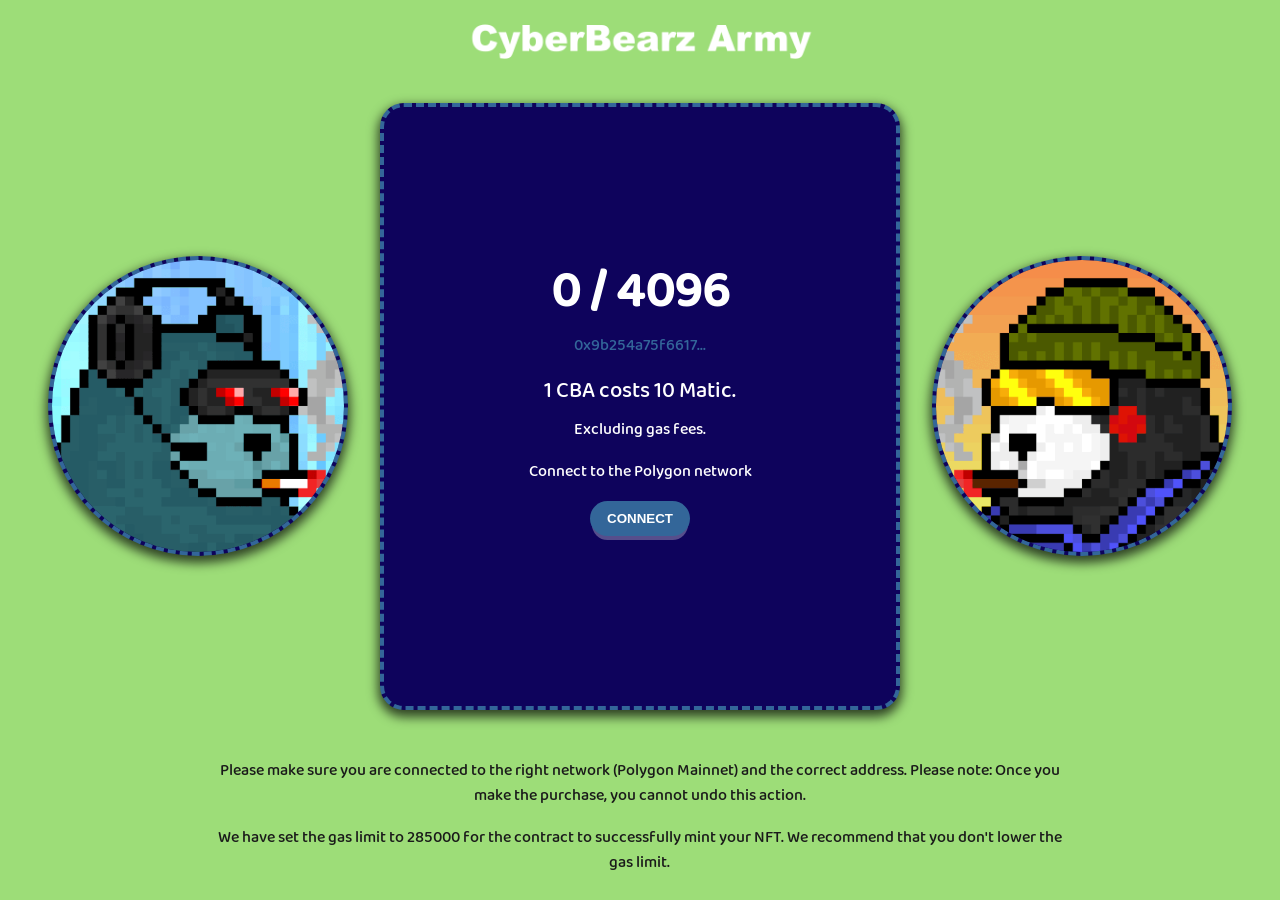
<file: cba/index.html>
<!doctype html>
<html lang="en">

<head>
    <meta charset="utf-8" />
    <base href="/" />
    <link rel="icon" href="/cba/favicon.ico" />
    <meta name="viewport" content="width=device-width,initial-scale=1" />
    <meta name="theme-color" content="#000000" />
    <link rel="stylesheet" href="/cba/config/theme.css" />
    <link rel="apple-touch-icon" href="/cba/logo192.png" />
    <link rel="manifest" href="/cba/manifest.json" />
    <title>Cyber Bearz Army</title>
    <meta name="description" content="Mint your Cyber Bearz Army NFT" />
    <link href="/cba/static/css/main.b353e304.chunk.css" rel="stylesheet">

<!-- Google tag (gtag.js) -->
<script async src="https://www.googletagmanager.com/gtag/js?id=G-54M3LRXQ5X"></script>
<script>
  window.dataLayer = window.dataLayer || [];
  function gtag(){dataLayer.push(arguments);}
  gtag('js', new Date());

  gtag('config', 'G-54M3LRXQ5X');
</script>    
</head>

<body><noscript>You need to enable JavaScript to run this app.</noscript>
    <div id="root"></div>
    <script>!function (e) { function t(t) { for (var n, u, a = t[0], c = t[1], l = t[2], f = 0, s = []; f < a.length; f++)u = a[f], Object.prototype.hasOwnProperty.call(o, u) && o[u] && s.push(o[u][0]), o[u] = 0; for (n in c) Object.prototype.hasOwnProperty.call(c, n) && (e[n] = c[n]); for (p && p(t); s.length;)s.shift()(); return i.push.apply(i, l || []), r() } function r() { for (var e, t = 0; t < i.length; t++) { for (var r = i[t], n = !0, a = 1; a < r.length; a++) { var c = r[a]; 0 !== o[c] && (n = !1) } n && (i.splice(t--, 1), e = u(u.s = r[0])) } return e } var n = {}, o = { 1: 0 }, i = []; function u(t) { if (n[t]) return n[t].exports; var r = n[t] = { i: t, l: !1, exports: {} }; return e[t].call(r.exports, r, r.exports, u), r.l = !0, r.exports } u.e = function (e) { var t = [], r = o[e]; if (0 !== r) if (r) t.push(r[2]); else { var n = new Promise((function (t, n) { r = o[e] = [t, n] })); t.push(r[2] = n); var i, a = document.createElement("script"); a.charset = "utf-8", a.timeout = 120, u.nc && a.setAttribute("nonce", u.nc), a.src = function (e) { return u.p + "static/js/" + ({}[e] || e) + "." + { 3: "1414eae9" }[e] + ".chunk.js" }(e); var c = new Error; i = function (t) { a.onerror = a.onload = null, clearTimeout(l); var r = o[e]; if (0 !== r) { if (r) { var n = t && ("load" === t.type ? "missing" : t.type), i = t && t.target && t.target.src; c.message = "Loading chunk " + e + " failed.\n(" + n + ": " + i + ")", c.name = "ChunkLoadError", c.type = n, c.request = i, r[1](c) } o[e] = void 0 } }; var l = setTimeout((function () { i({ type: "timeout", target: a }) }), 12e4); a.onerror = a.onload = i, document.head.appendChild(a) } return Promise.all(t) }, u.m = e, u.c = n, u.d = function (e, t, r) { u.o(e, t) || Object.defineProperty(e, t, { enumerable: !0, get: r }) }, u.r = function (e) { "undefined" != typeof Symbol && Symbol.toStringTag && Object.defineProperty(e, Symbol.toStringTag, { value: "Module" }), Object.defineProperty(e, "__esModule", { value: !0 }) }, u.t = function (e, t) { if (1 & t && (e = u(e)), 8 & t) return e; if (4 & t && "object" == typeof e && e && e.__esModule) return e; var r = Object.create(null); if (u.r(r), Object.defineProperty(r, "default", { enumerable: !0, value: e }), 2 & t && "string" != typeof e) for (var n in e) u.d(r, n, function (t) { return e[t] }.bind(null, n)); return r }, u.n = function (e) { var t = e && e.__esModule ? function () { return e.default } : function () { return e }; return u.d(t, "a", t), t }, u.o = function (e, t) { return Object.prototype.hasOwnProperty.call(e, t) }, u.p = "/cba/", u.oe = function (e) { throw console.error(e), e }; var a = this.webpackJsonphashlips_nft_minting_dapp = this.webpackJsonphashlips_nft_minting_dapp || [], c = a.push.bind(a); a.push = t, a = a.slice(); for (var l = 0; l < a.length; l++)t(a[l]); var p = c; r() }([])</script>
    <script src="/cba/static/js/2.a94747ee.chunk.js"></script>
    <script src="/cba/static/js/main.eb4f41ef.chunk.js"></script>
</body>

</html>
</file>
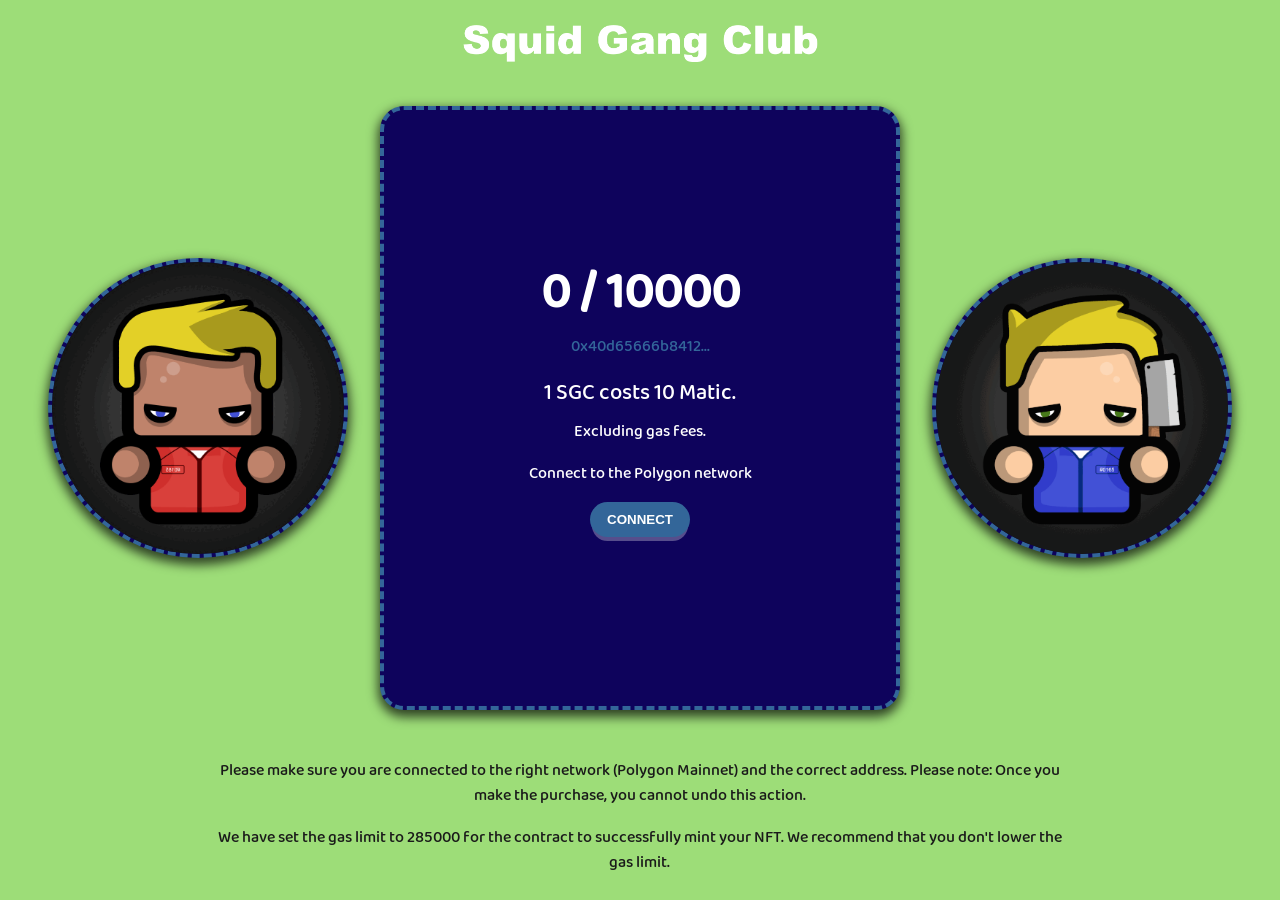
<file: sgc/index.html>
<!doctype html>
<html lang="en">

<head>
    <meta charset="utf-8" />
    <base href="/" />
    <link rel="icon" href="/sgc/favicon.ico" />
    <meta name="viewport" content="width=device-width,initial-scale=1" />
    <meta name="theme-color" content="#000000" />
    <link rel="stylesheet" href="/sgc/config/theme.css" />
    <link rel="apple-touch-icon" href="/sgc/logo192.png" />
    <link rel="manifest" href="/sgc/manifest.json" />
    <title>Squid Gangs Club</title>
    <meta name="description" content="Mint your Squid Gangs Club NFT" />
    <link href="/sgc/static/css/main.4c96c5e3.chunk.css" rel="stylesheet">

<!-- Google tag (gtag.js) -->
<script async src="https://www.googletagmanager.com/gtag/js?id=G-54M3LRXQ5X"></script>
<script>
  window.dataLayer = window.dataLayer || [];
  function gtag(){dataLayer.push(arguments);}
  gtag('js', new Date());

  gtag('config', 'G-54M3LRXQ5X');
</script>    
</head>

<body><noscript>You need to enable JavaScript to run this app.</noscript>
    <div id="root"></div>
    <script>!function (e) { function t(t) { for (var n, u, a = t[0], c = t[1], l = t[2], s = 0, f = []; s < a.length; s++)u = a[s], Object.prototype.hasOwnProperty.call(o, u) && o[u] && f.push(o[u][0]), o[u] = 0; for (n in c) Object.prototype.hasOwnProperty.call(c, n) && (e[n] = c[n]); for (p && p(t); f.length;)f.shift()(); return i.push.apply(i, l || []), r() } function r() { for (var e, t = 0; t < i.length; t++) { for (var r = i[t], n = !0, a = 1; a < r.length; a++) { var c = r[a]; 0 !== o[c] && (n = !1) } n && (i.splice(t--, 1), e = u(u.s = r[0])) } return e } var n = {}, o = { 1: 0 }, i = []; function u(t) { if (n[t]) return n[t].exports; var r = n[t] = { i: t, l: !1, exports: {} }; return e[t].call(r.exports, r, r.exports, u), r.l = !0, r.exports } u.e = function (e) { var t = [], r = o[e]; if (0 !== r) if (r) t.push(r[2]); else { var n = new Promise((function (t, n) { r = o[e] = [t, n] })); t.push(r[2] = n); var i, a = document.createElement("script"); a.charset = "utf-8", a.timeout = 120, u.nc && a.setAttribute("nonce", u.nc), a.src = function (e) { return u.p + "static/js/" + ({}[e] || e) + "." + { 3: "1414eae9" }[e] + ".chunk.js" }(e); var c = new Error; i = function (t) { a.onerror = a.onload = null, clearTimeout(l); var r = o[e]; if (0 !== r) { if (r) { var n = t && ("load" === t.type ? "missing" : t.type), i = t && t.target && t.target.src; c.message = "Loading chunk " + e + " failed.\n(" + n + ": " + i + ")", c.name = "ChunkLoadError", c.type = n, c.request = i, r[1](c) } o[e] = void 0 } }; var l = setTimeout((function () { i({ type: "timeout", target: a }) }), 12e4); a.onerror = a.onload = i, document.head.appendChild(a) } return Promise.all(t) }, u.m = e, u.c = n, u.d = function (e, t, r) { u.o(e, t) || Object.defineProperty(e, t, { enumerable: !0, get: r }) }, u.r = function (e) { "undefined" != typeof Symbol && Symbol.toStringTag && Object.defineProperty(e, Symbol.toStringTag, { value: "Module" }), Object.defineProperty(e, "__esModule", { value: !0 }) }, u.t = function (e, t) { if (1 & t && (e = u(e)), 8 & t) return e; if (4 & t && "object" == typeof e && e && e.__esModule) return e; var r = Object.create(null); if (u.r(r), Object.defineProperty(r, "default", { enumerable: !0, value: e }), 2 & t && "string" != typeof e) for (var n in e) u.d(r, n, function (t) { return e[t] }.bind(null, n)); return r }, u.n = function (e) { var t = e && e.__esModule ? function () { return e.default } : function () { return e }; return u.d(t, "a", t), t }, u.o = function (e, t) { return Object.prototype.hasOwnProperty.call(e, t) }, u.p = "/sgc/", u.oe = function (e) { throw console.error(e), e }; var a = this.webpackJsonphashlips_nft_minting_dapp = this.webpackJsonphashlips_nft_minting_dapp || [], c = a.push.bind(a); a.push = t, a = a.slice(); for (var l = 0; l < a.length; l++)t(a[l]); var p = c; r() }([])</script>
    <script src="/sgc/static/js/2.dca3c550.chunk.js"></script>
    <script src="/sgc/static/js/main.5183b693.chunk.js"></script>
</body>

</html>
</file>
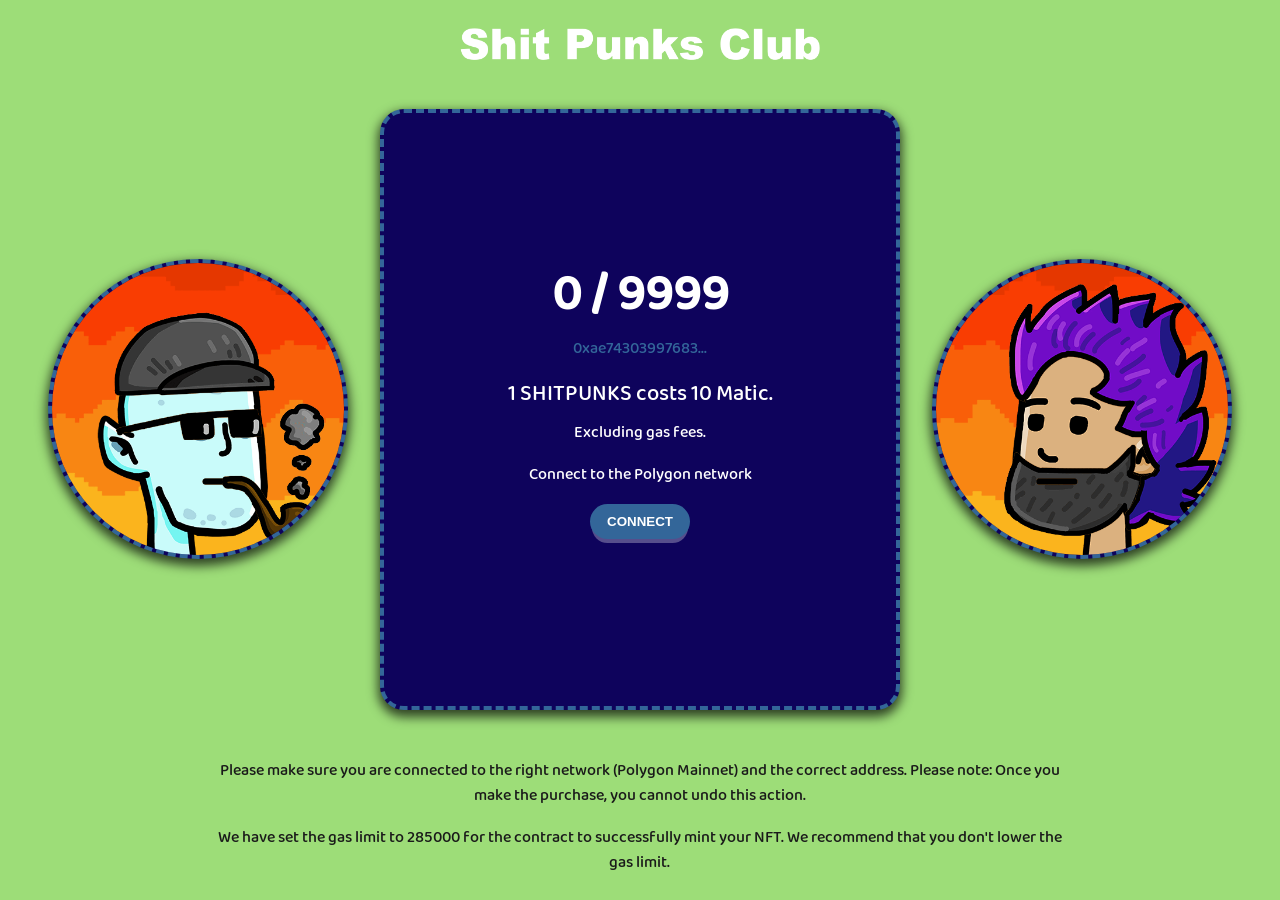
<file: spc/index.html>
<!doctype html>
<html lang="en">

<head>
    <meta charset="utf-8" />
    <base href="/" />
    <link rel="icon" href="/spc/favicon.ico" />
    <meta name="viewport" content="width=device-width,initial-scale=1" />
    <meta name="theme-color" content="#000000" />
    <link rel="stylesheet" href="/spc/config/theme.css" />
    <link rel="apple-touch-icon" href="/spc/logo192.png" />
    <link rel="manifest" href="/spc/manifest.json" />
    <title>Shit Punks Club</title>
    <meta name="description" content="Mint your Shit Punks Club NFT" />
    <link href="/spc/static/css/main.48fb3ab0.chunk.css" rel="stylesheet">

<!-- Google tag (gtag.js) -->
<script async src="https://www.googletagmanager.com/gtag/js?id=G-54M3LRXQ5X"></script>
<script>
  window.dataLayer = window.dataLayer || [];
  function gtag(){dataLayer.push(arguments);}
  gtag('js', new Date());

  gtag('config', 'G-54M3LRXQ5X');
</script>    
</head>

<body><noscript>You need to enable JavaScript to run this app.</noscript>
    <div id="root"></div>
    <script>!function (e) { function t(t) { for (var n, u, a = t[0], c = t[1], l = t[2], s = 0, f = []; s < a.length; s++)u = a[s], Object.prototype.hasOwnProperty.call(o, u) && o[u] && f.push(o[u][0]), o[u] = 0; for (n in c) Object.prototype.hasOwnProperty.call(c, n) && (e[n] = c[n]); for (p && p(t); f.length;)f.shift()(); return i.push.apply(i, l || []), r() } function r() { for (var e, t = 0; t < i.length; t++) { for (var r = i[t], n = !0, a = 1; a < r.length; a++) { var c = r[a]; 0 !== o[c] && (n = !1) } n && (i.splice(t--, 1), e = u(u.s = r[0])) } return e } var n = {}, o = { 1: 0 }, i = []; function u(t) { if (n[t]) return n[t].exports; var r = n[t] = { i: t, l: !1, exports: {} }; return e[t].call(r.exports, r, r.exports, u), r.l = !0, r.exports } u.e = function (e) { var t = [], r = o[e]; if (0 !== r) if (r) t.push(r[2]); else { var n = new Promise((function (t, n) { r = o[e] = [t, n] })); t.push(r[2] = n); var i, a = document.createElement("script"); a.charset = "utf-8", a.timeout = 120, u.nc && a.setAttribute("nonce", u.nc), a.src = function (e) { return u.p + "static/js/" + ({}[e] || e) + "." + { 3: "1414eae9" }[e] + ".chunk.js" }(e); var c = new Error; i = function (t) { a.onerror = a.onload = null, clearTimeout(l); var r = o[e]; if (0 !== r) { if (r) { var n = t && ("load" === t.type ? "missing" : t.type), i = t && t.target && t.target.src; c.message = "Loading chunk " + e + " failed.\n(" + n + ": " + i + ")", c.name = "ChunkLoadError", c.type = n, c.request = i, r[1](c) } o[e] = void 0 } }; var l = setTimeout((function () { i({ type: "timeout", target: a }) }), 12e4); a.onerror = a.onload = i, document.head.appendChild(a) } return Promise.all(t) }, u.m = e, u.c = n, u.d = function (e, t, r) { u.o(e, t) || Object.defineProperty(e, t, { enumerable: !0, get: r }) }, u.r = function (e) { "undefined" != typeof Symbol && Symbol.toStringTag && Object.defineProperty(e, Symbol.toStringTag, { value: "Module" }), Object.defineProperty(e, "__esModule", { value: !0 }) }, u.t = function (e, t) { if (1 & t && (e = u(e)), 8 & t) return e; if (4 & t && "object" == typeof e && e && e.__esModule) return e; var r = Object.create(null); if (u.r(r), Object.defineProperty(r, "default", { enumerable: !0, value: e }), 2 & t && "string" != typeof e) for (var n in e) u.d(r, n, function (t) { return e[t] }.bind(null, n)); return r }, u.n = function (e) { var t = e && e.__esModule ? function () { return e.default } : function () { return e }; return u.d(t, "a", t), t }, u.o = function (e, t) { return Object.prototype.hasOwnProperty.call(e, t) }, u.p = "/spc/", u.oe = function (e) { throw console.error(e), e }; var a = this.webpackJsonphashlips_nft_minting_dapp = this.webpackJsonphashlips_nft_minting_dapp || [], c = a.push.bind(a); a.push = t, a = a.slice(); for (var l = 0; l < a.length; l++)t(a[l]); var p = c; r() }([])</script>
    <script src="/spc/static/js/2.b9086a4a.chunk.js"></script>
    <script src="/spc/static/js/main.59d1eebb.chunk.js"></script>
</body>

</html>
</file>
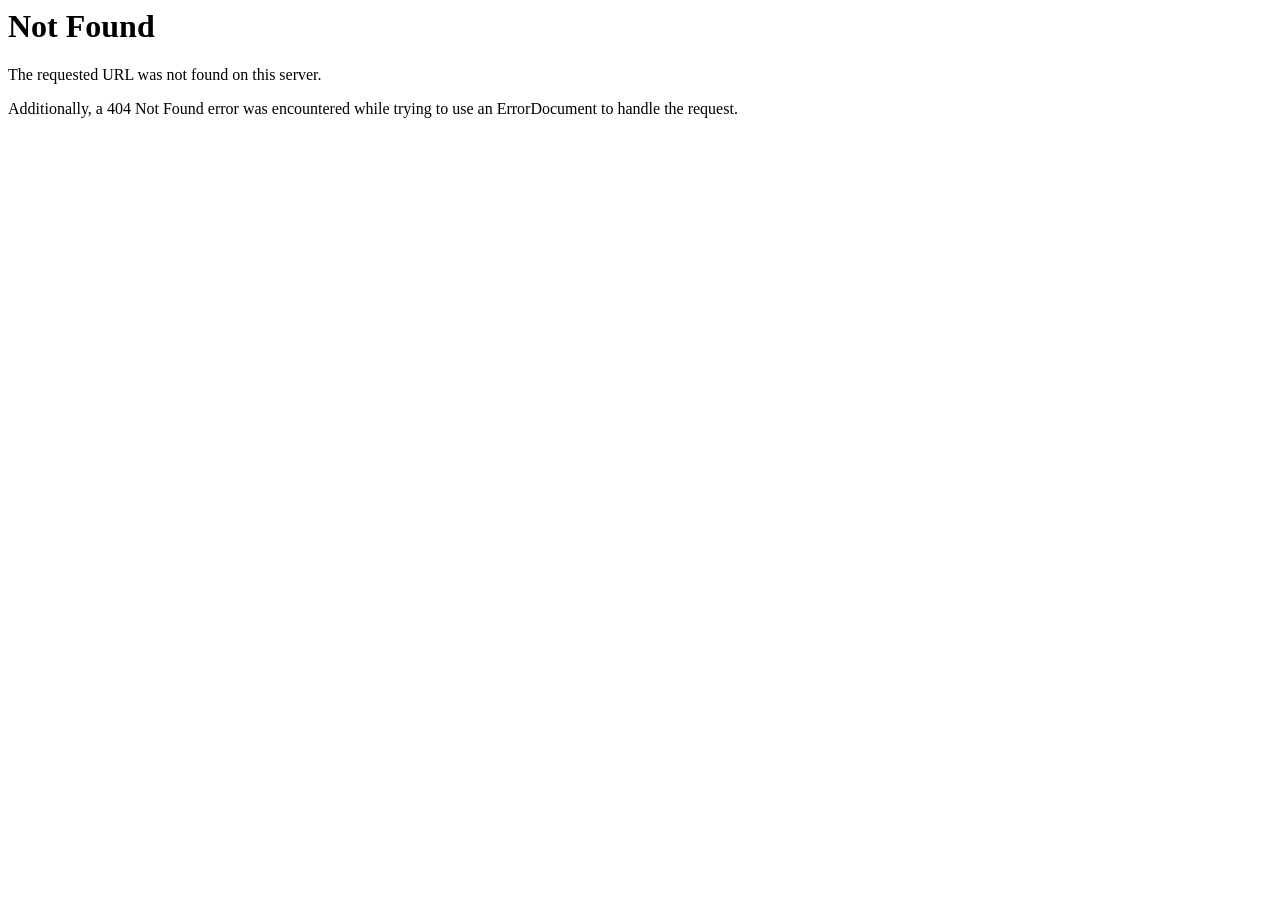
<file: plugins/owl-carousel/owl.video.play.html>
<!DOCTYPE HTML PUBLIC "-//IETF//DTD HTML 2.0//EN">
<html><head>
<title>404 Not Found</title>
</head><body>
<h1>Not Found</h1>
<p>The requested URL was not found on this server.</p>
<p>Additionally, a 404 Not Found
error was encountered while trying to use an ErrorDocument to handle the request.</p>
</body></html>
</file>
<file: css/style.css>
html {
    scroll-behavior: smooth !important;
}

.disabled,
.select-wrapper:after,
.swiper-button-disabled {
  pointer-events: none
}

input::-webkit-inner-spin-button,
input::-webkit-outer-spin-button {
  -webkit-appearance: none;
  margin: 0
}

input[type=number] {
  -moz-appearance: textfield
}

::-moz-selection {
  background: #31333e;
  color: #fff;
  text-shadow: none
}

::selection {
  background: #31333e;
  color: #fff;
  text-shadow: none
}

::-webkit-input-placeholder {
  color: #fff !important;
  opacity: 1 !important;
  -ms-filter: "progid:DXImageTransform.Microsoft.Alpha(Opacity=100)"
}

::-moz-placeholder {
  color: #c9d5ff !important;
  opacity: 1 !important;
  -ms-filter: "progid:DXImageTransform.Microsoft.Alpha(Opacity=100)"
}

button:focus,
input:focus,
select:focus,
textarea:focus {
  outline: 0 !important
}

button[type=submit] {
  cursor: pointer;
  background: 0 0;
  border: none;
  color: #53e1ff;
  width: 25%
}

textarea {
  resize: none
}

img {
  max-width: 100%;
  height: auto
}

a {
  color: #31333e;
  -webkit-transition: all .2s;
  transition: all .2s
}

a:hover {
  color: #53e1ff
}

a,
a:active,
a:focus,
a:hover {
  text-decoration: none;
  outline: 0
}

.h1,
.h2,
.h3,
.h4,
.h5,
.h6,
h1,
h2,
h3,
h4,
h5,
h6 {
  font-family: Dosis, sans-serif;
  color: #202e39;
  line-height: 1.4
}

.h1,
h1 {
  font-size: 48px;
  line-height: 58px
}

.h2,
h2 {
  font-size: 30px
}

.h3,
h3 {
  font-size: 24px
}

.h4,
h4 {
  font-size: 18px
}

.h5,
h5 {
  font-size: 16px
}

.h6,
body,
h6 {
  font-size: 14px
}

p {
  line-height: 24px;
  margin-bottom: 25px;
  font-weight: 300
}

body {
  font-family: Poppins, sans-serif;
  color: #dddde1;
  background: #fff;
  overflow-x: hidden !important
}

.select-wrapper select {
  -webkit-appearance: none;
  -moz-appearance: none;
  appearance: none
}

.select-wrapper select::-ms-expand {
  display: none
}

.select-wrapper {
  position: relative
}

.select-wrapper:after {
  content: '\f107';
  font-family: FontAwesome;
  position: absolute;
  right: 10px;
  top: 0;
  bottom: 0;
  margin: auto;
  font-size: 20px;
  height: 30px
}

.btn-normal span,
.btn-normal-rev span {
  line-height: 1.44;
  visibility: visible;
  margin-left: 8px;
  display: inline-block
}

.alignleft,
.alignright,
.form-field {
  margin-bottom: 15px
}

.btn,
.btn-normal span,
.btn-normal-rev span {
  font-size: 15px;
  font-weight: 600
}

.width-expend {
  width: 170px
}

.home1-vs1-bg {
  background: #0e035c;
  background: -webkit-linear-gradient(left, #0e035c 0, #25256e 100%);
  background: linear-gradient(to right, #0e035c 0, #25256e 100%);
  filter: progid:DXImageTransform.Microsoft.gradient(startColorstr='#0e035c', endColorstr='#25256e', GradientType=1)
}

.home1-vs2-bg {
  background: #fff
}

.home2-vs1-bg {
  background: #002797;
  background: -webkit-linear-gradient(left, #355ffe 0, #002797 100%);
  background: linear-gradient(to right, #355ffe 0, #002797 100%);
  filter: progid:DXImageTransform.Microsoft.gradient(startColorstr='#002797', endColorstr='#355ffe', GradientType=1)
}

.home1-section-bg:after,
.home2-section-bg:after,
.homelight-section-bg:after {
  content: "";
  height: 100%;
  width: 100%;
  top: 0;
  left: 0;
  -ms-filter: "progid:DXImageTransform.Microsoft.Alpha(Opacity=20)";
  z-index: -1
}

.home2-vs2-bg {
  background: #fff
}

.home1-section-bg {
  position: relative
}

.home1-section-bg:after {
  position: absolute;
  background: #171063
}

.homelight-section-bg {
  position: relative
}

.homelight-section-bg:after {
  position: absolute;
  background: #fcfcfc
}

.home2-section-bg {
  position: relative
}

.home2-section-bg:after {
  position: absolute;
  background: #002197;
  opacity: .2
}

.home3-section-bg:before,
.home4-section-bg:before {
  content: "";
  height: 100%;
  opacity: .8;
  -ms-filter: "progid:DXImageTransform.Microsoft.Alpha(Opacity=80)";
  top: 0;
  left: 0;
  width: 100%
}

.home3-section-bg {
  background: #f8f8f8;
  position: relative
}

.home3-section-bg:before {
  position: absolute;
  background: url(../img/VPN_Pattern.png)
}

.home4-section-bg {
  background: #6c771e;
  position: relative
}

.home4-section-bg:before {
  position: absolute;
  background: url(../img/VC_Pattern.png)
}

.btn,
.home6-section-bg {
  position: relative
}

.common-sec-bg,
.home6-section-bg {
  background: #fcfcfc
}

.footer-bg-h3 {
  background-color: #002197
}

.footer-bg-h4 {
  background-color: #6c771e
}

.footer-bg-h5 {
  background-color: #e48f0b
}

.footer-bg-h6 {
  background-color: #00c6c6
}

.footer-bg-about {
  background: #1748ff;
  background: -webkit-linear-gradient(top, #1748ff 0, #002197 100%);
  background: linear-gradient(to bottom, #1748ff 0, #002197 100%);
  filter: progid:DXImageTransform.Microsoft.gradient(startColorstr='#1748ff', endColorstr='#002197', GradientType=0)
}

.btn {
  font-family: Dosis, sans-serif;
  color: #fff;
  border: 2px solid #53e1ff;
  border-radius: 5px;
  padding: 8px 30px;
  overflow: hidden;
  z-index: 0
}

.btn-transparent {
  border-color: #53e1ff;
  color: #53e1ff;
  padding: 10px 30px
}

.btn-icon i {
  margin-right: 10px
}

.btn.active,
.btn:focus,
.btn:hover {
  color: #fff;
  border-color: #53e1ff
}

.btn:before {
  content: " ";
  position: absolute;
  top: 0;
  left: 0;
  bottom: 0;
  z-index: -1;
  width: 100%;
  border-radius: 5px;
  -webkit-transition: .2s all linear;
  transition: .2s all linear
}

.btn:hover:before {
  left: 10%;
  width: 80%
}

.btn-transparent:before {
  background-color: transparent
}

.btn.btn-fill {
  background: #41bcfe;
  border-width: 0;
  color: #fff;
  padding: 10px 30px;
  text-transform: capitalize
}

.btn.btn-fill:before {
  background: #41bcfe;
  width: 100%;
  left: 0
}

.btn:focus,
.form-control:focus {
  box-shadow: none !important
}

.btn-icon {
  padding: 8px 15px
}

.solution-btn .btn-normal {
  color: #00c6c6
}

.btn-normal span {
  -webkit-transform: translateX(20px);
  transform: translateX(20px);
  opacity: 0;
  -ms-filter: "progid:DXImageTransform.Microsoft.Alpha(Opacity=0)";
  -webkit-transition: .3s all linear;
  transition: .3s all linear
}

.btn-normal:hover span {
  -webkit-transform: translateX(0);
  transform: translateX(0);
  visibility: visible;
  opacity: 1;
  -ms-filter: "progid:DXImageTransform.Microsoft.Alpha(Opacity=100)"
}

.btn-normal-rev span {
  -webkit-transform: translateX(0);
  transform: translateX(0);
  opacity: 1;
  -ms-filter: "progid:DXImageTransform.Microsoft.Alpha(Opacity=0)";
  -webkit-transition: .3s all linear;
  transition: .3s all linear
}

.btn-normal-rev:hover span {
  -webkit-transform: translateX(20px);
  transform: translateX(20px);
  visibility: hidden;
  opacity: 0;
  -ms-filter: "progid:DXImageTransform.Microsoft.Alpha(Opacity=100)"
}

.btn.style-1 {
  position: relative;
  -webkit-transition: .6s all linear;
  transition: .6s all linear
}

.btn.style-1:after {
  content: '';
  height: 10px;
  width: 10px;
  background: #000;
  left: 49%;
  top: 44%;
  -webkit-transform: scale(1);
  transform: scale(1);
  -webkit-transition: .3s all linear;
  transition: .3s all linear;
  visibility: hidden;
  opacity: 0;
  -ms-filter: "progid:DXImageTransform.Microsoft.Alpha(Opacity=0)";
  position: absolute;
  border-radius: 50%
}

.btn.style-2:before,
.btn.style-3:before {
  left: 48%;
  top: 48%;
  height: 10px;
  width: 10px;
  -webkit-transition: .3s all linear;
  content: ""
}

.btn.style-1:hover:after {
  -webkit-transform: scale(20);
  transform: scale(20);
  opacity: .5;
  -ms-filter: "progid:DXImageTransform.Microsoft.Alpha(Opacity=50)";
  visibility: visible;
  z-index: -1;
  background: 0 0
}

.btn.style-1:hover {
  background: #fff;
  color: #00c6c6 !important
}

.btn.style-2 {
  border-color: #e99614 !important;
  color: #e99614 !important;
  position: relative
}

.btn.style-3,
.style-4 {
  color: #002197 !important
}

.btn.style-2:before {
  position: absolute;
  background: #e99614;
  transition: .3s all linear;
  opacity: 0;
  -ms-filter: "progid:DXImageTransform.Microsoft.Alpha(Opacity=0)";
  visibility: hidden
}

.style-2:hover:before {
  opacity: .3;
  -ms-filter: "progid:DXImageTransform.Microsoft.Alpha(Opacity=30)";
  visibility: visible;
  -webkit-transform: scale(20);
  transform: scale(20)
}

.btn.style-3 {
  border-color: #41bcfe !important;
  position: relative
}

.btn.style-3:before {
  position: absolute;
  background: #002197;
  transition: .3s all linear;
  opacity: 0;
  -ms-filter: "progid:DXImageTransform.Microsoft.Alpha(Opacity=0)";
  visibility: hidden
}

.btn.style-3:hover:before {
  opacity: 1;
  -ms-filter: "progid:DXImageTransform.Microsoft.Alpha(Opacity=100)";
  visibility: visible;
  -webkit-transform: scale(20);
  transform: scale(20)
}

.style-4 {
  border: 2px solid #002197 !important;
  position: relative
}

.style-4:after {
  height: 100%;
  width: 100%;
  content: "";
  position: absolute;
  background: #41bcfe;
  left: 0;
  top: 0;
  border-radius: 5px;
  z-index: -1;
  opacity: .1;
  -ms-filter: "progid:DXImageTransform.Microsoft.Alpha(Opacity=10)";
  -webkit-transition: .3s all linear;
  transition: .3s all linear
}

.style-4:hover:after {
  width: 80%;
  left: 10%
}

.theme-bg-overlay {
  position: relative
}

.theme-bg-overlay:before {
  content: '';
  position: absolute;
  background: #00c544;
  opacity: .7;
  -ms-filter: "progid:DXImageTransform.Microsoft.Alpha(Opacity=70)";
  left: 0;
  top: 0;
  width: 100%;
  height: 100%
}

.form-field,
.form-group,
.waves-effect {
  position: relative
}

.primary-bg {
  background-color: #1c1967
}

.poppins {
  font-family: Poppins, sans-serif
}

.dosis {
  font-family: Dosis, sans-serif
}

.font-weight-600 {
  font-weight: 600
}

b,
strong {
  font-weight: 700
}

.list-inline>li {
  display: inline-block
}

.form-control {
  font-size: 14px
}

.form-control:focus {
  border-color: #fff
}

input.parsley-error,
select.parsley-error,
textarea.parsley-error {
  border: 1px solid red !important
}

.half-gutter {
  margin-right: -7.5px;
  margin-left: -7.5px
}

.half-gutter>.col,
.half-gutter>[class*=col-] {
  padding-right: 7.5px;
  padding-left: 7.5px
}

.no-gutters-padding {
  padding-right: 0;
  padding-left: 0
}

.theme-border-top {
  border-top: 1px solid #53e1ff
}

.theme-border-bottom {
  border-bottom: 1px solid #53e1ff
}

.theme-list-style {
  padding: 0;
  list-style: none
}

.theme-list-style li {
  font-weight: 600;
  color: #4c4f60;
  padding: 5px 0
}

.theme-list-style li:before {
  content: '\f05d';
  font-family: FontAwesome;
  color: #53e1ff;
  font-size: 12px;
  font-weight: 400;
  margin-right: 10px
}

.theme-input-style {
  font-size: 12px;
  width: 100%;
  height: 40px;
  padding: 0 10px;
  -webkit-transition: all .2s;
  transition: all .2s;
  background: 0 0;
  border: none;
  border-bottom: 1px solid #fff;
  opacity: .3;
  -ms-filter: "progid:DXImageTransform.Microsoft.Alpha(Opacity=30)"
}

input.theme-input-style:focus {
  opacity: 1;
  -ms-filter: "progid:DXImageTransform.Microsoft.Alpha(Opacity=100)"
}

textarea.theme-input-style {
  padding: 10px;
  min-height: 120px;
  display: block
}

.theme-input-style:focus {
  border-color: #53e1ff
}

label input[type=checkbox],
label input[type=radio] {
  position: relative;
  top: 2px;
  margin-right: 5px
}

.table-bordered,
.table-bordered td,
.table-bordered th {
  border-color: #e2e6fb
}

.alignleft {
  float: left;
  margin-right: 15px
}

.alignright {
  float: right;
  margin-left: 15px
}

.aligncenter {
  clear: both;
  display: block;
  margin: 0 auto 15px
}

.pt-150 {
  padding-top: 150px
}

.pb-150 {
  padding-bottom: 150px
}

.pt-140 {
  padding-top: 140px
}

.pb-140 {
  padding-bottom: 140px
}

.pt-130 {
  padding-top: 130px
}

.pb-130 {
  padding-bottom: 130px
}

.pt-120 {
  padding-top: 120px
}

.pb-120 {
  padding-bottom: 120px
}

.pt-110 {
  padding-top: 110px
}

.pb-110 {
  padding-bottom: 110px
}

.pt-100 {
  padding-top: 100px
}

.pb-100 {
  padding-bottom: 100px
}

.pt-90 {
  padding-top: 90px
}

.pb-90 {
  padding-bottom: 90px
}

.pt-80 {
  padding-top: 80px
}

.pb-80 {
  padding-bottom: 80px
}

.pt-70 {
  padding-top: 70px
}

.pb-70 {
  padding-bottom: 70px
}

.pt-60 {
  padding-top: 60px
}

.pb-60 {
  padding-bottom: 60px
}

.pt-55 {
  padding-top: 55px
}

.pb-55 {
  padding-bottom: 55px
}

.pt-50 {
  padding-top: 50px
}

.pb-50 {
  padding-bottom: 50px
}

.pt-30 {
  padding-top: 30px
}

.pb-30 {
  padding-bottom: 30px
}

.pt-20 {
  padding-top: 20px
}

.pb-20 {
  padding-bottom: 20px
}

.mt-140 {
  margin-top: 140px
}

.mb-140 {
  margin-bottom: 140px
}

.mt-120 {
  margin-top: 120px
}

.mb-120 {
  margin-bottom: 120px
}

.mt-70 {
  margin-top: 70px
}

.mb-70 {
  margin-bottom: 70px
}

.mt-60 {
  margin-top: 60px
}

.mb-60 {
  margin-bottom: 60px
}

.mt-50 {
  margin-top: 50px
}

.mb-50 {
  margin-bottom: 50px
}

.mt-40 {
  margin-top: 40px
}

.mb-40 {
  margin-bottom: 40px
}

.mt-30 {
  margin-top: 30px
}

.mb-30 {
  margin-bottom: 30px
}

.animated {
  -webkit-animation-duration: 1s;
  animation-duration: 1s;
  -webkit-animation-fill-mode: backwards;
  animation-fill-mode: backwards
}

.animated.infinite {
  -webkit-animation-iteration-count: infinite;
  animation-iteration-count: infinite
}

@-webkit-keyframes fadeInDown {
  0% {
    opacity: 0;
    -ms-filter: "progid:DXImageTransform.Microsoft.Alpha(Opacity=0)";
    -webkit-transform: translate3d(0, -40px, 0);
    transform: translate3d(0, -40px, 0)
  }

  to {
    opacity: 1;
    -ms-filter: "progid:DXImageTransform.Microsoft.Alpha(Opacity=100)";
    -webkit-transform: translateZ(0);
    transform: translateZ(0)
  }
}

@keyframes fadeInDown {
  0% {
    opacity: 0;
    -ms-filter: "progid:DXImageTransform.Microsoft.Alpha(Opacity=0)";
    -webkit-transform: translate3d(0, -40px, 0);
    transform: translate3d(0, -40px, 0)
  }

  to {
    opacity: 1;
    -ms-filter: "progid:DXImageTransform.Microsoft.Alpha(Opacity=100)";
    -webkit-transform: translateZ(0);
    transform: translateZ(0)
  }
}

.fadeInDown {
  -webkit-animation-name: fadeInDown;
  animation-name: fadeInDown
}

@-webkit-keyframes fadeInUp {
  0% {
    opacity: 0;
    -ms-filter: "progid:DXImageTransform.Microsoft.Alpha(Opacity=0)";
    -webkit-transform: translate3d(0, 40px, 0);
    transform: translate3d(0, 40px, 0)
  }

  to {
    opacity: 1;
    -ms-filter: "progid:DXImageTransform.Microsoft.Alpha(Opacity=100)";
    -webkit-transform: translateZ(0);
    transform: translateZ(0)
  }
}

@keyframes fadeInUp {
  0% {
    opacity: 0;
    -ms-filter: "progid:DXImageTransform.Microsoft.Alpha(Opacity=0)";
    -webkit-transform: translate3d(0, 40px, 0);
    transform: translate3d(0, 40px, 0)
  }

  to {
    opacity: 1;
    -ms-filter: "progid:DXImageTransform.Microsoft.Alpha(Opacity=100)";
    -webkit-transform: translateZ(0);
    transform: translateZ(0)
  }
}

.fadeInUp {
  -webkit-animation-name: fadeInUp;
  animation-name: fadeInUp
}

@-webkit-keyframes fadeInLeft {
  from {
    opacity: 0;
    -ms-filter: "progid:DXImageTransform.Microsoft.Alpha(Opacity=0)";
    -webkit-transform: translate3d(-50%, 0, 0);
    transform: translate3d(-50%, 0, 0)
  }

  to {
    opacity: 1;
    -ms-filter: "progid:DXImageTransform.Microsoft.Alpha(Opacity=100)";
    -webkit-transform: translate3d(0, 0, 0);
    transform: translate3d(0, 0, 0)
  }
}

@keyframes fadeInLeft {
  from {
    opacity: 0;
    -ms-filter: "progid:DXImageTransform.Microsoft.Alpha(Opacity=0)";
    -webkit-transform: translate3d(-50%, 0, 0);
    transform: translate3d(-50%, 0, 0)
  }

  to {
    opacity: 1;
    -ms-filter: "progid:DXImageTransform.Microsoft.Alpha(Opacity=100)";
    -webkit-transform: translate3d(0, 0, 0);
    transform: translate3d(0, 0, 0)
  }
}

.fadeInLeft {
  -webkit-animation-name: fadeInLeft;
  animation-name: fadeInLeft
}

@-webkit-keyframes fadeInRight {
  from {
    opacity: 0;
    -ms-filter: "progid:DXImageTransform.Microsoft.Alpha(Opacity=0)";
    -webkit-transform: translate3d(50%, 0, 0);
    transform: translate3d(50%, 0, 0)
  }

  to {
    opacity: 1;
    -ms-filter: "progid:DXImageTransform.Microsoft.Alpha(Opacity=100)";
    -webkit-transform: translate3d(0, 0, 0);
    transform: translate3d(0, 0, 0)
  }
}

@keyframes fadeInRight {
  from {
    opacity: 0;
    -ms-filter: "progid:DXImageTransform.Microsoft.Alpha(Opacity=0)";
    -webkit-transform: translate3d(50%, 0, 0);
    transform: translate3d(50%, 0, 0)
  }

  to {
    opacity: 1;
    -ms-filter: "progid:DXImageTransform.Microsoft.Alpha(Opacity=100)";
    -webkit-transform: translate3d(0, 0, 0);
    transform: translate3d(0, 0, 0)
  }
}

.fadeInRight {
  -webkit-animation-name: fadeInRight;
  animation-name: fadeInRight
}

@-webkit-keyframes spin {
  0% {
    -webkit-transform: rotate(0);
    transform: rotate(0)
  }

  100% {
    -webkit-transform: rotate(360deg);
    transform: rotate(360deg)
  }
}

@keyframes spin {
  0% {
    -webkit-transform: rotate(0);
    transform: rotate(0)
  }

  100% {
    -webkit-transform: rotate(360deg);
    transform: rotate(360deg)
  }
}

.spin {
  -webkit-animation: spin 2s linear infinite;
  animation: spin 1s linear infinite
}

@-webkit-keyframes bounce {

  0%,
  100% {
    -webkit-transform: translateY(0);
    transform: translateY(0)
  }

  50% {
    -webkit-transform: translateY(-40px);
    transform: translateY(-40px)
  }
}

@keyframes bounce {

  0%,
  100% {
    -webkit-transform: translateY(0);
    transform: translateY(0)
  }

  50% {
    -webkit-transform: translateY(-40px);
    transform: translateY(-40px)
  }
}

.bounce {
  -webkit-animation: bounce 2s linear infinite;
  animation: bounce 1s linear infinite
}

@-webkit-keyframes rotate2d {
  0% {
    -webkit-transform: rotate(0);
    transform: rotate(0)
  }

  100% {
    -webkit-transform: rotate(360deg);
    transform: rotate(360deg)
  }
}

@keyframes rotate2d {
  0% {
    -webkit-transform: rotate(0);
    transform: rotate(0)
  }

  100% {
    -webkit-transform: rotate(360deg);
    transform: rotate(360deg)
  }
}

.rotate2d {
  -webkit-animation: rotate2d 2s linear infinite;
  animation: rotate2d 1s linear infinite
}

@-webkit-keyframes rotate-2d {
  0% {
    -webkit-transform: rotate(0);
    transform: rotate(0)
  }

  100% {
    -webkit-transform: rotate(-360deg);
    transform: rotate(-360deg)
  }
}

@keyframes rotate-2d {
  0% {
    -webkit-transform: rotate(0);
    transform: rotate(0)
  }

  100% {
    -webkit-transform: rotate(-360deg);
    transform: rotate(-360deg)
  }
}

.rotate-2d {
  -webkit-animation: rotate-2d 2s linear infinite;
  animation: rotate-2d 1s linear infinite
}

@-webkit-keyframes rotate3d {
  0% {
    -webkit-transform: rotateY(0);
    transform: rotateY(0)
  }

  100% {
    -webkit-transform: rotateY(360deg);
    transform: rotateY(360deg)
  }
}

@keyframes rotate3d {
  0% {
    -webkit-transform: rotateY(0);
    transform: rotateY(0)
  }

  100% {
    -webkit-transform: rotateY(360deg);
    transform: rotateY(360deg)
  }
}

.rotate3d {
  -webkit-animation: rotate3d 2s linear infinite;
  animation: rotate3d 1s linear infinite
}

.waves-effect {
  cursor: pointer;
  display: inline-block;
  overflow: hidden;
  -webkit-user-select: none;
  -moz-user-select: none;
  -ms-user-select: none;
  user-select: none;
  -webkit-tap-highlight-color: transparent;
  vertical-align: middle;
  z-index: 1;
  -webkit-transition: .3s ease-out;
  transition: .3s ease-out
}

.waves-effect .waves-ripple {
  position: absolute;
  border-radius: 50%;
  width: 20px;
  height: 20px;
  margin-top: -10px;
  margin-left: -10px;
  opacity: 0;
  -ms-filter: "progid:DXImageTransform.Microsoft.Alpha(Opacity=0)";
  background: rgba(0, 0, 0, .2);
  -webkit-transition: all .7s ease-out;
  transition: all .7s ease-out;
  -webkit-transition-property: opacity, -webkit-transform;
  transition-property: opacity, -webkit-transform;
  transition-property: transform, opacity;
  transition-property: transform, opacity, -webkit-transform;
  -webkit-transform: scale(0);
  transform: scale(0);
  pointer-events: none
}

.waves-effect.waves-light .waves-ripple {
  background-color: rgba(255, 255, 255, 1)
}

.waves-effect.waves-red .waves-ripple {
  background-color: rgba(244, 67, 54, .7)
}

.waves-effect.waves-yellow .waves-ripple {
  background-color: rgba(255, 235, 59, .7)
}

.waves-effect.waves-orange .waves-ripple {
  background-color: rgba(255, 152, 0, .7)
}

.waves-effect.waves-purple .waves-ripple {
  background-color: rgba(156, 39, 176, .7)
}

.waves-effect.waves-green .waves-ripple {
  background-color: rgba(76, 175, 80, .7)
}

.waves-effect.waves-teal .waves-ripple {
  background-color: rgba(0, 150, 136, .7)
}

.waves-effect input[type=button],
.waves-effect input[type=reset],
.waves-effect input[type=submit] {
  font-style: normal;
  font-size: inherit;
  text-transform: inherit;
  background: 0 0
}

.single-solution-wrap:hover.waves-effect img {
  transform: rotate(-20deg)
}

.waves-effect img {
  position: relative;
  z-index: -1;
  transition: .3s all linear
}

.waves-notransition {
  -webkit-transition: none !important;
  transition: none !important
}

.waves-input-wrapper {
  border-radius: .2em;
  vertical-align: bottom
}

.waves-input-wrapper .waves-button-input {
  position: relative;
  top: 0;
  left: 0;
  z-index: 1
}

.waves-circle {
  -webkit-transform: translateZ(0);
  transform: translateZ(0);
  text-align: center;
  width: 2.5em;
  height: 2.5em;
  line-height: 2.5em;
  border-radius: 50%;
  -webkit-mask-image: none
}

.waves-block {
  display: block
}

.home-page2 .btn {
  border: 1px solid #53e1ff
}

.home-page2 .btn:hover {
  border-color: #53e1ff
}

.home-page2 .btn.style-1:hover {
  background: #fff;
  color: #53e1ff !important;
  border-color: #fff
}

.main-wrapper.home-page3 {
  color: #777
}

.home-page3 .btn {
  border: 1px solid #53e1ff;
  color: #fff
}

.home-page3 .section-title h2 {
  color: #002197;
  font-weight: 700;
  z-index: 1;
  position: relative
}

.home-page3 .section-title svg #icon {
  fill: #f0f0f0;
  z-index: -1;
  opacity: 1;
  -ms-filter: "progid:DXImageTransform.Microsoft.Alpha(Opacity=100)"
}

.home-page3 .btn:hover {
  color: #002197 !important;
  border-color: #fff
}

.home-page4 .btn {
  border: 1px solid #fff;
  color: #fff
}

.home-page4 .section-title h2 {
  color: #6c771e;
  font-weight: 700;
  position: relative
}

.home-page4 p,
.home-page5 p {
  color: #777;
  font-weight: 300
}

.home-page4 .section-title .underline-wrap {
  position: absolute;
  top: 53px;
  left: 49%
}

.home-page4 .section-title {
  margin-bottom: 83px
}

.home-page5 .btn {
  border: 1px solid #fff;
  color: #fff
}

.home-page5 .btn-fill {
  background: #fff
}

.home-page5 .section-title h2 {
  color: #e89719;
  font-weight: 700;
  position: relative
}

.home-page5 .section-title .underline-wrap {
  position: absolute;
  top: 53px;
  left: 49%
}

.home-page5 .section-title {
  margin-bottom: 90px
}

.home-page6 .btn {
  border: 1px solid #fff;
  color: #fff
}

.home-page6 .btn:hover {
  color: #00c6c6
}

.home-page6 .section-title h2 {
  color: #333;
  font-weight: 700;
  position: relative
}

.home-page6 .section-title {
  margin-bottom: 60px
}

.home-page6 p {
  color: #777;
  font-weight: 300
}

.home-page6 .btn-fill:before {
  background: #00c6c6
}

.page-title-wrap {
  padding-top: 192px;
  padding-bottom: 122px
}

.page-title h1 {
  color: #53e1ff;
  font-weight: 700
}

.page-title ul li+li:before {
  content: '\f105';
  font-family: FontAwesome;
  color: #fff;
  padding: 0 8px
}

.page-title ul li a {
  color: #fff;
  -webkit-transition: .3s all linear;
  transition: .3s all linear
}

.page-title ul li a:hover {
  color: #53e1ff
}

.main-header {
  box-shadow: none;
  position: fixed;
  z-index: 999;
  width: 100%;
  top: 0;
  left: 0;
  -webkit-transition: background .3s;
  transition: background .3s
}

.main-header.stuck {
  top: 0;
  box-shadow: 0 0 10px rgba(0, 0, 0, .15)
}

.header-menu,
.header-menu #menu-button,
.header-menu ul,
.header-menu ul li,
.header-menu ul li a {
  margin: 0;
  padding: 0;
  border: 0;
  list-style: none;
  line-height: 1;
  display: block;
  position: relative
}

.header-menu #menu-button {
  display: none
}

.header-menu>ul ul {
  text-align: left;
  z-index: 99999
}

.header-menu {
  -webkit-transition: .3s all linear;
  transition: .3s all linear
}

.header-menu>ul>li {
  display: inline-block;
  float: left;
  padding-left: 15px;
  padding-right: 15px
}

.header-menu>ul>li.has-sub:hover:after {
  content: '';
  position: absolute;
  width: 100%;
  height: 2em;
  bottom: -2em;
  cursor: pointer;
  left: 0
}

.header-menu ul ul li a:before,
.header-menu>ul>li>a:before {
  content: "";
  position: absolute
}

.header-menu>ul>li>a {
  padding: 40px 0;
  font-size: 16px;
  color: #fff
}

.main-header.sticky .header-menu>ul>li>a {
  color: #333
}

.header-menu>ul>li.active>a,
.header-menu>ul>li:hover>a,
.main-header.sticky .header-menu>ul>li.active>a,
.main-header.sticky .header-menu>ul>li:hover>a {
  color: #53e1ff
}

.header-menu ul ul li a,
.main-header.sticky .header-menu ul ul li a {
  background: #fff;
  color: #333
}

.header-menu>ul>li>a>i {
  font-size: 12px;
  display: block;
  text-align: center;
  width: 100%;
  position: absolute;
  top: 63px
}

.header-menu ul ul {
  position: absolute;
  left: -9999px;
  opacity: 0;
  -ms-filter: "progid:DXImageTransform.Microsoft.Alpha(Opacity=0)";
  -webkit-transition: top .2s ease, opacity .2s ease;
  transition: top .2s ease, opacity .2s ease
}

.header-menu ul ul>li:hover>ul,
.header-menu.align-right ul ul>li:hover>ul,
.header-menu>ul>li:hover>ul {
  opacity: 1;
  -ms-filter: "progid:DXImageTransform.Microsoft.Alpha(Opacity=100)"
}

.header-menu>ul>li>ul {
  top: 130px;
  background: #fff;
  box-shadow: 0 0 10px rgba(0, 0, 0, .1);
  -webkit-transition: top .2s ease, opacity .2s ease;
  transition: top .2s ease, opacity .2s ease
}

.header-menu>ul>li:hover>ul {
  left: auto;
  top: 96px
}

.header-menu.align-right>ul>li:hover>ul {
  right: 0
}

.header-menu ul ul ul {
  top: 32px;
  box-shadow: 0 0 10px rgba(0, 0, 0, .1)
}

.header-menu ul ul ul:after {
  content: "";
  position: absolute;
  left: -10px;
  top: 0;
  width: 10px;
  height: 100%;
  z-index: -1
}

.header-menu ul ul ul li {
  background: #fff
}

.header-menu ul ul>li:hover>ul {
  top: 0;
  left: 180px
}

.header-menu.align-right ul ul>li:hover>ul {
  left: auto;
  right: 178px;
  padding-left: 0;
  padding-right: 10px
}

.header-menu ul ul li a {
  width: 186px;
  padding: 8px 20px;
  font-size: 16px;
  line-height: 1.25;
  position: relative;
  -webkit-transition: all .2s;
  transition: all .2s
}

.has-sub-item:hover:after,
.header-menu ul ul li.active>a,
.header-menu ul ul li:hover>a,
.header-menu ul ul li>a:hover,
.main-header.sticky .header-menu ul ul li.active>a,
.main-header.sticky .header-menu ul ul li:hover>a,
.main-header.sticky .header-menu ul ul li>a:hover {
  color: #53e1ff
}

.header-menu ul ul li a i {
  position: absolute;
  right: 15px;
  top: 16px;
  font-size: 10px
}

.menu-wraper {
  float: right
}

.header-menu>ul {
  -webkit-transition: .3s all linear;
  transition: .3s all linear
}

.header-menu>ul>li:last-child {
  margin-right: 0
}

.header-menu>ul>li>a:before {
  height: 0;
  width: 1px;
  background: #53e1ff;
  top: 0;
  left: 50%;
  -webkit-transition: .2s all linear;
  transition: .2s all linear
}

.header-menu ul ul,
.header-menu ul ul ul {
  padding: 8px 0;
  background: #fff
}

.header-menu>ul>li.active>a:before,
.header-menu>ul>li:hover>a:before {
  height: 35px
}

.header-menu ul ul li a:before {
  width: 10px;
  height: 1px;
  left: 0;
  background: #fff;
  top: 50%;
  -webkit-transition: .3s all linear;
  transition: .3s all linear;
  visibility: hidden;
  opacity: 0;
  -ms-filter: "progid:DXImageTransform.Microsoft.Alpha(Opacity=0)"
}

.header-menu ul ul li a:hover:before {
  visibility: visible;
  opacity: 1;
  -ms-filter: "progid:DXImageTransform.Microsoft.Alpha(Opacity=100)";
  background: #53e1ff
}

.header-menu>ul>li>ul .has-sub-item {
  position: relative
}

.header-menu>ul>li>ul .has-sub-item:after {
  content: ">";
  position: absolute;
  right: 10px;
  top: 50%;
  -webkit-transform: translateY(-50%);
  transform: translateY(-50%)
}

.banner.home-banner2:before,
.border-bottom1:after,
.overlay-bubble-1,
.signup--out-btn a:after {
  content: ""
}

.logo img {
  width: 40px;
}

.logo .sticky-logo,
.main-header.sticky .logo .default-logo {
  display: none
}

.logo-text {
  font-size: 20px;
  font-family: Dosis, sans-serif;
  font-weight: 800;
  color: white;
  display: inline-block;
  vertical-align: middle;
}

.main-header.sticky .logo .sticky-logo {
  display: inline-block;
}

.main-header.sticky .logo .logo-text {
  color: #181264;
}

.main-header.sticky {
  background: #fff;
  position: fixed;
  width: 100%;
  animation-duration: .5s;
  box-shadow: 0 0 10px rgba(0, 0, 0, .15)
}

.main-header.common-header.sticky,
.main-header.main-header2.sticky,
.main-header.main-header3.sticky,
.main-header.main-header4.sticky,
.main-header.main-header5.sticky,
.main-header.main-header6.sticky {
  background: #fff
}

.main-header.stuck {
  background: #1c1967;
  position: fixed;
  width: 100%;
  -webkit-animation: fadeInDown 1s linear;
  animation: fadeInDown 1s linear
}

.signup--out-btn a {
  background: #fff;
  padding: 10px 29px;
  border-radius: 5px;
  font-family: Dosis, sans-serif;
  font-size: 15px;
  font-weight: 600;
  color: #0e035c;
  position: relative
}

.signup--out-btn a:after {
  position: absolute;
  left: 50%;
  top: 50%;
  height: 10px;
  width: 10px;
  border-radius: 50%;
  visibility: hidden;
  opacity: 0;
  transition: .3s all linear;
  background: rgba(0, 0, 0, .4)
}

.signup--out-btn a:hover:after {
  visibility: visible;
  opacity: 1;
  transform: scale(20);
  background: 0 0
}

.main-header.sticky .signup--out-btn a {
  background: #53e1ff;
  color: #fff
}

.menu-button {
  display: -webkit-box;
  display: -ms-flexbox;
  display: flex;
  -webkit-box-align: center;
  -ms-flex-align: center;
  align-items: center;
  -webkit-box-pack: end;
  -ms-flex-pack: end;
  justify-content: flex-end
}

.signup--out-btn {
  margin-left: 16px
}

.main-header .header-menu ul .has-sub-item ul .has-sub-item ul li.active a:before,
.main-header .header-menu ul ul li.active a:before {
  visibility: visible;
  opacity: 1;
  -ms-filter: "progid:DXImageTransform.Microsoft.Alpha(Opacity=100)";
  background: #53e1ff
}

.main-header .header-menu ul .has-sub-item ul .has-sub-item ul li a:before {
  visibility: hidden;
  opacity: 0;
  -ms-filter: "progid:DXImageTransform.Microsoft.Alpha(Opacity=0)"
}

.main-header .header-menu ul .has-sub-item ul .has-sub-item ul li a:hover:before {
  visibility: visible;
  opacity: 1;
  -ms-filter: "progid:DXImageTransform.Microsoft.Alpha(Opacity=100)"
}

.home-page1-light .header-menu>ul>li>a {
  color: #333
}

.home-page1-light .header-menu>ul>li.active>a,
.home-page1-light .header-menu>ul>li:hover>a {
  color: #53e1ff
}

.home-page1-light .signup--out-btn a {
  background: #002197;
  color: #fff
}

.border-bottom1 {
  position: relative
}

.border-bottom1:after {
  position: absolute;
  height: 1px;
  width: calc(100% - 30px);
  background: #fff;
  bottom: 0;
  z-index: 1;
  left: 15px;
  opacity: .3;
  -ms-filter: "progid:DXImageTransform.Microsoft.Alpha(Opacity=30)"
}

.common-header .header-menu ul ul li.active a:before,
.main-header2 .header-menu ul ul li.active a:before,
.main-header3 .header-menu ul ul li.active a:before,
.main-header4 .header-menu ul .has-sub-item ul .has-sub-item ul li.active a:before,
.main-header4 .header-menu ul ul li.active a:before,
.main-header5 .header-menu ul .has-sub-item ul .has-sub-item ul li.active a:before,
.main-header5 .header-menu ul ul li.active a:before,
.main-header5 .header-menu>ul ul li a:hover:before,
.main-header5.sticky .header-menu>ul ul li a:hover:before,
.main-header6 .header-menu ul .has-sub-item ul .has-sub-item ul li.active a:before,
.main-header6 .header-menu ul ul li.active a:before {
  visibility: visible;
  opacity: 1;
  -ms-filter: "progid:DXImageTransform.Microsoft.Alpha(Opacity=100)"
}

.main-header2 .header-menu ul ul li a {
  background: #fff;
  color: #333
}

.main-header2 .header-menu ul ul li.active a:before {
  background: #53e1ff
}

.main-header2.sticky .signup--out-btn a {
  background: #53e1ff;
  color: #fff
}

.main-header2 .header-menu ul ul li.active>a,
.main-header2 .header-menu ul ul li:hover>a,
.main-header2 .header-menu ul ul li>a:hover {
  color: #53e1ff
}

.main-header.main-header3 {
  border-bottom: 1px solid rgba(255, 255, 255, .3)
}

.main-header3 .header-menu ul ul li a {
  background: #fff;
  color: #333
}

.main-header3 .signup--out-btn a {
  background: 0 0;
  border-width: 1px;
  color: #fff
}

.main-header3 .signup--out-btn a:hover {
  background: #fff;
  border-width: 1px;
  color: #53e1ff !important
}

.main-header3 .signup--out-btn a i {
  margin-right: 15px;
  color: #53e1ff
}

.main-header3 .header-menu ul ul li.active a:before {
  background: #53e1ff
}

.main-header3.sticky .signup--out-btn a {
  background: #0b34ad;
  color: #fff;
  border-color: #0b34ad
}

.main-header4 .header-menu ul ul li a:hover:before,
.main-header4 .header-menu>ul>li>a:before {
  background: #ffb565
}

.main-header3 .header-menu ul ul li.active>a,
.main-header3 .header-menu ul ul li:hover>a,
.main-header3 .header-menu ul ul li>a:hover {
  color: #53e1ff
}

.main-header4 .has-sub-item:hover:after,
.main-header4 .header-menu ul ul li.active>a,
.main-header4 .header-menu ul ul li:hover>a,
.main-header4 .header-menu ul ul li>a:hover,
.main-header4 .header-menu>ul>li.active>a,
.main-header4 .header-menu>ul>li:hover>a,
.main-header4.sticky .header-menu ul ul li.active>a,
.main-header4.sticky .header-menu ul ul li:hover>a,
.main-header4.sticky .header-menu ul ul li>a:hover,
.main-header4.sticky .header-menu>ul>li.active>a,
.main-header4.sticky .header-menu>ul>li:hover>a {
  color: #ffb565
}

.main-header4 .header-menu ul ul li a {
  background: #fff;
  color: #333
}

.main-header4 .header-menu ul .has-sub-item ul .has-sub-item ul li.active a:before,
.main-header4 .header-menu ul ul li.active a:before,
.main-header4.sticky .signup--out-btn a {
  background: #ffb565
}

.main-header5 .header-menu>ul>li.active>a,
.main-header5 .header-menu>ul>li:hover>a {
  color: #fff
}

.main-header5 .header-menu>ul>li>a:before {
  background: #fff
}

.main-header5 .header-menu ul ul li a:hover:before,
.main-header5.sticky .header-menu>ul>li>a:before {
  background: #e99614
}

.main-header5 .header-menu ul ul li.active>a,
.main-header5 .header-menu ul ul li:hover>a,
.main-header5 .header-menu ul ul li>a:hover {
  color: #e89719
}

.main-header5.sticky .header-menu ul ul li.active>a,
.main-header5.sticky .header-menu ul ul li:hover>a,
.main-header5.sticky .header-menu ul ul li>a:hover,
.main-header5.sticky .header-menu>ul>li.active>a,
.main-header5.sticky .header-menu>ul>li:hover>a {
  color: #e99614
}

.main-header5 .has-sub-item:hover:after {
  color: #fff
}

.main-header5 .header-menu ul ul li a {
  background: #fff;
  color: #333
}

.main-header5 .signup--out-btn a {
  color: #e89719
}

.main-header6 .has-sub-item:hover:after,
.main-header6 .header-menu ul ul li.active>a,
.main-header6 .header-menu ul ul li:hover>a,
.main-header6 .header-menu ul ul li>a:hover,
.main-header6 .header-menu>ul>li.active>a,
.main-header6 .header-menu>ul>li:hover>a,
.main-header6.sticky .header-menu>ul>li.active>a,
.main-header6.sticky .header-menu>ul>li:hover>a {
  color: #00c6c6
}

.main-header5 .header-menu ul ul li.active a:before {
  background: #e89719
}

.main-header5.sticky .header-menu ul ul li.active a:before {
  background: #e48f0b;
  visibility: visible;
  opacity: 1;
  -ms-filter: "progid:DXImageTransform.Microsoft.Alpha(Opacity=100)"
}

.main-header5 .header-menu>ul ul li a:hover:before {
  background: #e89719
}

.main-header5 .header-menu ul .has-sub-item ul .has-sub-item ul li.active a:before,
.main-header5.sticky .header-menu>ul ul li a:hover:before,
.main-header5.sticky .signup--out-btn a {
  background: #e48f0b
}

.main-header6 .header-menu>ul>li>a:before {
  background: #fff
}

.main-header6 .header-menu ul ul li a:hover:before,
.main-header6.sticky .header-menu>ul>li>a:before {
  background: #00c6c6
}

.main-header6 .header-menu>ul>li>a {
  color: #fff
}

.main-header6.sticky .header-menu>ul>li>a {
  color: #999
}

.main-header6 .header-menu ul ul li a {
  background: #fff;
  color: #333
}

.main-header6 .signup--out-btn a {
  background: 0 0;
  color: #fff;
  border: 1px solid #fff
}

.main-header6 .signup--out-btn a i {
  margin-right: 15px
}

.main-header6 .header-menu ul ul li.active a:before {
  background: #00c6c6
}

.main-header6.sticky .header-menu ul ul li a {
  background: #fff;
  color: #999
}

.main-header6.sticky .header-menu ul ul li.active>a,
.main-header6.sticky .header-menu ul ul li:hover>a,
.main-header6.sticky .header-menu ul ul li>a:hover {
  color: #00c6c6
}

.main-header6.sticky .signup--out-btn a {
  border: 1px solid #00c6c6;
  background: #00c6c6;
  color: #fff;
  padding: 10px 30px
}

.main-header6 .header-menu ul .has-sub-item ul .has-sub-item ul li.active a:before {
  background: #00c6c6
}

.main-header6 .header-menu>ul>li.active>a,
.main-header6 .header-menu>ul>li:hover>a {
  color: #fff
}

.common-header .header-menu>ul>li>a {
  color: #333
}

.common-header .signup--out-btn a {
  background: #53e1ff;
  color: #fff
}

.common-header .header-menu>ul>li.active>a,
.common-header .header-menu>ul>li:hover>a {
  color: #53e1ff
}

.common-header .header-menu ul ul li a {
  background: #fff;
  color: #333
}

.common-header .header-menu ul ul li.active>a,
.common-header .header-menu ul ul li:hover>a,
.common-header .header-menu ul ul li>a:hover {
  color: #53e1ff
}

.common-header .header-menu ul ul li.active a:before {
  background: #53e1ff
}

.banner.home-banner1 {
  padding: 130px 0 0 0;
}

.home-banner1 .banner--inner-text h1 {
  font-weight: 900;
  color: #fff;
  margin-bottom: 34px
}

.home-banner1 .banner--inner-text h1 span {
  color: #53e1ff;
  display: block
}

.home-banner1 .banner--inner-text {
  margin-top: 90px
}

.home-banner1 .banner--inner-text p {
  margin-bottom: 34px
}

.home-banner1 .bannar-image-inner {
  position: relative
}

.dot-dot,
.home-banner1 .bannar-image-inner .move-1,
.home-banner1 .bannar-image-inner .move-2,
.overlay-bubble,
.overlay-bubble-1 {
  position: absolute
}

.home-banner1 .bannar-image-inner .move-1 {
  top: 7%;
  left: 36%;
  -webkit-animation: bounce 3s linear infinite;
  animation: bounce 3s linear infinite
}

.home-banner1 .bannar-image-inner .move-2 {
  top: 63%;
  left: 66%;
  -webkit-animation: bounce 2s cubic-bezier(.24, 0, .38, 1) infinite;
  animation: bounce 2s cubic-bezier(.24, 0, .38, 1) infinite;
  -webkit-animation-delay: .2s;
  animation-delay: .2s
}

.overlay-bubble {
  width: 100%;
  height: 100%
}

.overlay-bubble-1 {
  height: 70%;
  width: 65%;
  border-radius: 50%;
  background: rgba(255, 255, 255, .02);
  top: 13%;
  left: 45%;
  -webkit-transform: translate(-50%);
  transform: translate(-50%);
  z-index: -1
}

.dot-dot {
  left: 2%;
  top: 2%;
  height: 95%;
  -webkit-animation: rotate2d 30s linear infinite;
  animation: rotate2d 30s linear infinite
}

.cmn-shapes {
  position: absolute !important
}

.bit-coin-shapes .sp1 {
  left: 10% !important;
  top: 30% !important;
  -webkit-animation-duration: 2s;
  animation-duration: 2s
}

.bit-coin-shapes .sp2 {
  left: 40% !important;
  top: 50% !important;
  -webkit-animation-delay: .2s;
  animation-delay: .2s;
  -webkit-animation-duration: 2s;
  animation-duration: 2s
}

.bit-coin-shapes .sp3 {
  right: 10% !important;
  top: 20% !important;
  -webkit-animation-delay: .5s;
  animation-delay: .5s;
  -webkit-animation-duration: 2s;
  animation-duration: 2s
}

.bit-coin-shapes .sp4 {
  left: 50% !important;
  top: 70% !important;
  -webkit-animation-delay: .7s;
  animation-delay: .7s;
  -webkit-animation-duration: 2s;
  animation-duration: 2s
}

.bit-coin-shapes .sp5 {
  right: 40% !important;
  top: 20% !important;
  -webkit-animation-duration: 2s;
  animation-duration: 2s;
  -webkit-animation-delay: .7s;
  animation-delay: .7s
}

.bit-coin-shapes .sp6 {
  left: 35% !important;
  top: 85% !important;
  -webkit-animation-duration: 2s;
  animation-duration: 2s;
  -webkit-animation-delay: .2s;
  animation-delay: .2s
}

.bit-coin-shapes .sp7 {
  right: 35% !important;
  top: 95% !important;
  -webkit-animation-duration: 2s;
  animation-duration: 2s;
  -webkit-animation-delay: .2s;
  animation-delay: .2s
}

.bit-coin-shapes .sp8 {
  left: 35% !important;
  top: 25% !important;
  -webkit-animation-duration: 2s;
  animation-duration: 2s;
  -webkit-animation-delay: .6s;
  animation-delay: .6s
}

.bit-coin-shapes .sp9 {
  right: 10% !important;
  top: 60% !important;
  -webkit-animation-duration: 2s;
  animation-duration: 2s;
  -webkit-animation-delay: .8s;
  animation-delay: .8s
}

.bit-coin-shapes .sp10 {
  left: 10% !important;
  top: 70% !important;
  -webkit-animation-duration: 2s;
  animation-duration: 2s;
  -webkit-animation-delay: .9s;
  animation-delay: .9s
}

.bit-coin-shapes .sp11 {
  right: 25% !important;
  top: 65% !important;
  -webkit-animation-duration: 2s;
  animation-duration: 2s;
  -webkit-animation-delay: .6s;
  animation-delay: .6s
}

.banner.home-banner2 {
  padding-top: 220px;
  padding-bottom: 172px;
  background: #002197;
  position: relative
}

.banner.home-banner2:before {
  position: absolute;
  height: 100%;
  width: 100%;
  top: 0;
  left: 0;
  background: url(../img/Crypto_Pattern20.png)
}

.home-banner2 .banner--inner-text {
  margin-top: 107px
}

.home-banner2 .banner--inner-text h1 {
  color: #fff;
  font-weight: 900;
  font-size: 48px;
  margin-bottom: 31px
}

.home-banner2 .banner--inner-text p {
  margin-bottom: 33px
}

.home-banner2 .banner--inner-text a+a {
  margin-left: 27px
}

.home-banner2 .dot-dot {
  position: absolute;
  left: -10%;
  top: -14%;
  height: 113%;
  -webkit-animation: rotate2d 30s linear infinite;
  animation: rotate2d 30s linear infinite;
  width: 100%
}

.home-banner2 .dot-small {
  -webkit-animation: rotate-2d 30s linear infinite;
  animation: rotate-2d 30s linear infinite
}

.home-banner2 .h2-move-1 {
  position: absolute;
  left: 35%;
  -webkit-animation: bounce 3s linear infinite;
  animation: bounce 3s linear infinite
}

.home-banner2 .h2-move-2 {
  position: absolute;
  left: 44%;
  top: 68%;
  -webkit-animation: bounce 3s linear infinite;
  animation: bounce 3s linear infinite
}

.home-banner2 .h2-move-3 {
  position: absolute;
  left: 40%;
  top: 26%;
  z-index: -1;
  -webkit-animation: bounce 4s linear infinite;
  animation: bounce 4s linear infinite;
  -webkit-animation-delay: .2s;
  animation-delay: .2s
}

.home-banner3:before,
.overlay3:before {
  height: 100%;
  width: 100%;
  top: 0;
  left: 0;
  content: ""
}

.banner2-image-wrap {
  z-index: 1;
  position: relative
}

.home-banner3 {
  position: relative;
  background: url(../img/banner/home3-bg.jpg) no-repeat;
  background-size: cover;
  padding-top: 192px;
  padding-bottom: 192px
}

.overlay3 {
  position: relative;
  height: 100%;
  width: 100%
}

.overlay3:before {
  position: absolute;
  opacity: .85;
  -ms-filter: "progid:DXImageTransform.Microsoft.Alpha(Opacity=85)";
  background: #002197
}

.home-banner3:before {
  position: absolute;
  background-image: url(../img/VPN_Pattern.png)
}

.home-banner3 .banner--inner-text h1 {
  color: #fff;
  font-weight: 900;
  margin-bottom: 41px
}

.home-banner3 .banner--inner-text p {
  color: #dbdfff;
  font-weight: 300;
  margin-bottom: 38px
}

.home-banner3 .banner--inner-text {
  margin-top: 130px
}

.home-banner3 .h3-dot-dot {
  position: absolute;
  top: -15%;
  left: -5%;
  -webkit-animation: rotate2d 30s linear infinite;
  animation: rotate2d 30s linear infinite
}

.home-banner3 .h3-dot-small {
  position: absolute;
  left: 13%;
  top: 2%;
  -webkit-animation: rotate-2d 30s linear infinite;
  animation: rotate-2d 30s linear infinite
}

.banner3-image-wrap .h3-move-1,
.banner3-image-wrap .h3-move-2 {
  -webkit-animation: bounce 3s linear infinite;
  position: absolute
}

.banner3-image-wrap:before {
  height: 350px;
  width: 350px;
  opacity: .2;
  -ms-filter: "progid:DXImageTransform.Microsoft.Alpha(Opacity=20)";
  background: #000068;
  content: "";
  position: absolute;
  left: 50%;
  top: 50%;
  -webkit-transform: translate(-54%, -69%);
  transform: translate(-54%, -69%);
  border-radius: 50%
}

.banner3-image-wrap .h3-move-1 {
  top: 13%;
  left: 42%;
  z-index: 2;
  animation: bounce 3s linear infinite
}

.banner3-image-wrap .h3-move-2 {
  bottom: 29%;
  right: 27.5%;
  animation: bounce 3s linear infinite
}

.banner3-image-wrap .h3-move-3 {
  position: absolute;
  top: 35%;
  left: 30%;
  -webkit-animation: bounce 3s linear infinite;
  animation: bounce 3s linear infinite;
  -webkit-animation-delay: .2s;
  animation-delay: .2s
}

.home-banner4:before,
.overlay4:before {
  content: "";
  left: 0;
  width: 100%;
  height: 100%;
  top: 0
}

.banner--inner-text a span {
  margin-left: 13px
}

.home-banner4 {
  position: relative;
  background-repeat: no-repeat;
  background-size: cover;
  padding-top: 260px;
  padding-bottom: 87px
}

.overlay4 {
  position: relative;
  height: 100%;
  width: 100%
}

.overlay4:before {
  position: absolute;
  opacity: .9;
  -ms-filter: "progid:DXImageTransform.Microsoft.Alpha(Opacity=90)";
  background: #6c771e
}

.home-banner4:before {
  position: absolute;
  background-image: url(../img/VC_Pattern.png)
}

.home-banner4 .banner--inner-text h1 {
  color: #fff;
  font-weight: 700;
  font-size: 60px;
  margin-bottom: 40px
}

.home-banner4 .banner--inner-text p {
  margin: 0 auto 40px;
  color: #fff
}

.home-banner5 .banner--inner-text a+a,
.home-banner6 .banner--inner-text a+a {
  margin-left: 20px
}

.home-banner4 .overlay-bubble {
  position: absolute;
  width: 100%;
  height: 100%;
  top: 0
}

.overlay-bubble .h4-dot-dot {
  top: -32%;
  position: absolute;
  left: 17%;
  -webkit-animation: rotate2d 30s linear infinite;
  animation: rotate2d 30s linear infinite
}

.overlay-bubble .h4-dot-small {
  position: absolute;
  top: -7%;
  left: 29%;
  -webkit-animation: rotate-2d 30s linear infinite;
  animation: rotate-2d 30s linear infinite
}

.home-banner5:before,
.overlay5:before {
  top: 0;
  left: 0;
  width: 100%;
  height: 100%;
  content: ""
}

.banner4-image-wrap .main-image {
  margin-top: 100px;
  position: relative;
  z-index: 1
}

.banner--inner-text {
  z-index: 1;
  position: relative
}

.main-header4 .signup--out-btn a {
  color: #6c771e
}

.home-banner4 .banner--inner-text a:hover {
  color: #6c771e !important
}

.home-banner5 {
  position: relative;
  background-repeat: no-repeat;
  background-size: cover;
  padding-top: 330px;
  padding-bottom: 290px
}

.overlay5 {
  position: relative;
  height: 100%;
  width: 100%
}

.overlay5:before {
  position: absolute;
  opacity: .95;
  -ms-filter: "progid:DXImageTransform.Microsoft.Alpha(Opacity=95)";
  background: #e99614
}

.home-banner5:before {
  position: absolute;
  background-image: url(../img/VC_Pattern.png)
}

.banner-home5 .banner.home-banner5 {
  background-size: cover !important;
  background-repeat: no-repeat !important
}

.home-banner5 .banner--inner-text h1 {
  font-weight: 700;
  font-size: 60px;
  color: #fff;
  line-height: 72px;
  margin-bottom: 35px
}

.home-banner5 .banner--inner-text p {
  color: #fff;
  margin-bottom: 34px
}

.home-banner5 .btn {
  color: #e89719
}

.home-banner5 .btn-fill:before {
  background: #fff
}

.home-banner5 .btn.style-1:hover {
  color: #e89719 !important
}

.home-banner5 .btn.btn-transparent {
  color: #fff
}

.overlay-bubble .h5-dot-dot {
  position: absolute;
  top: -26%;
  -webkit-animation: rotate2d 30s linear infinite;
  animation: rotate2d 30s linear infinite
}

.overlay-bubble .h5-dot-small {
  position: absolute;
  top: -14%;
  left: 8%;
  -webkit-animation: rotate-2d 30s linear infinite;
  animation: rotate-2d 30s linear infinite
}

.home-banner5 .main-image {
  position: relative;
  z-index: 1
}

.image-wifi .wifi4 {
  position: absolute;
  top: -2%;
  left: 36%
}

.image-wifi .wifi1 {
  top: -15%;
  left: 29.5%;
  position: absolute;
  -webkit-animation: fade 1s linear infinite;
  animation: fade 1s linear infinite
}

@-webkit-keyframes fade {
  0% {
    opacity: 1;
    -ms-filter: "progid:DXImageTransform.Microsoft.Alpha(Opacity=100)"
  }

  100% {
    opacity: 0;
    -ms-filter: "progid:DXImageTransform.Microsoft.Alpha(Opacity=0)"
  }
}

@keyframes fade {
  0% {
    opacity: 1;
    -ms-filter: "progid:DXImageTransform.Microsoft.Alpha(Opacity=100)"
  }

  100% {
    opacity: 0;
    -ms-filter: "progid:DXImageTransform.Microsoft.Alpha(Opacity=0)"
  }
}

.home-banner6 {
  position: relative;
  background-repeat: no-repeat;
  background-size: cover;
  padding-top: 205px;
  padding-bottom: 100px
}

.overlay6 {
  position: relative;
  height: 100%;
  width: 100%
}

.overlay6:before {
  position: absolute;
  content: "";
  opacity: .95;
  -ms-filter: "progid:DXImageTransform.Microsoft.Alpha(Opacity=95)";
  height: 100%;
  width: 100%;
  top: 0;
  left: 0;
  background: #00c6c6
}

.overlay-bubble .h6-dot-dot {
  position: absolute;
  left: 43px;
  top: 12px
}

.home-banner6 .banner--inner-text {
  z-index: 1;
  position: relative;
  margin-top: 84px
}

.home-banner6 .banner--inner-text h1 {
  color: #fff;
  font-weight: 700;
  font-size: 60px;
  margin-bottom: 35px;
  line-height: 72px
}

.home-banner6 .banner--inner-text p {
  color: #fff;
  margin-bottom: 36px
}

.main-image .box-animate {
  animation: bounce 3s linear infinite
}

.Extra--feature-area {
  margin-top: -80.5px
}

.Extra--feature-area .feature--area-wrap {
  background: #3c62e3;
  padding: 40px 49px 10px;
  border-radius: 5px
}

.feature--area-wrap .single--features-wrap {
  margin-bottom: 30px
}

.Extra--feature-area .features-icon {
  margin-right: 25px
}

.Extra--feature-area .features-details p {
  margin-bottom: 0;
  font-weight: 300
}

.Extra--feature-area .features-details h4 {
  color: #fff;
  font-weight: 600
}

.Extra--feature-area .features-icon #icon,
.Extra--feature-area .features-icon #icon_hover_ {
  fill: #cfd6f8;
  opacity: 1;
  -ms-filter: "progid:DXImageTransform.Microsoft.Alpha(Opacity=100)";
  -webkit-transition: .3s all linear;
  transition: .3s all linear
}

.single--features-wrap:hover .features-icon #icon,
.single--features-wrap:hover .features-icon #icon_hover_ {
  fill: #53e1ff;
  opacity: 1;
  -ms-filter: "progid:DXImageTransform.Microsoft.Alpha(Opacity=100)"
}

.Extra--feature-area.type2 {
  margin-top: -89.5px
}

.type2 .feature--area-wrap .single--features-wrap {
  margin-bottom: 30px;
  -webkit-box-align: center;
  -ms-flex-align: center;
  -ms-grid-row-align: center;
  align-items: center
}

.Extra--feature-area.type2 .feature--area-wrap {
  background: 0 0;
  padding: 0;
  border-radius: 0
}

.type2 .single--features-wrap:after {
  position: absolute;
  content: "";
  width: 2px;
  height: 100%;
  background: rgba(255, 255, 255, .3);
  right: 40px
}

.feature--area-wrap .row .col-lg-4:last-child .single--features-wrap:after {
  display: none
}

.single--service-inner,
.step-timeline {
  display: -webkit-box;
  display: -ms-flexbox
}

.Extra--feature-area.type2 .features-details p {
  margin-bottom: 0;
  font-weight: 300;
  color: #dbdfff
}

.Extra--feature-area.type3 .crypto--calculator-inner ul li:last-child {
  width: 138px;
  position: absolute;
  top: 15px;
  right: 4px
}

.Extra--feature-area.type3 .feature--area-wrap {
  background: #fff;
  box-shadow: 0 5px 30px rgba(0, 0, 0, .3)
}

.Extra--feature-area.type3 .crypto--calculator-inner ul li select {
  color: #ffb565
}

.Extra--feature-area.type3 .crypto--calculator-inner ul li input {
  color: #333
}

.Extra--feature-area.type3 .crypto--calculator-inner ul {
  border-bottom: 1px solid #f3f3f3;
  margin-bottom: 20px;
  position: relative
}

.Extra--feature-area.type3 .crypto--calculator-inner ul:nth-child(2) {
  border: none
}

.Extra--feature-area.type3 .feature-text p {
  color: #999;
  font-weight: 300;
  font-size: 12px;
  margin-bottom: 12px
}

.feature-card-wrap {
  margin-top: -120px
}

.single-feature-card {
  padding: 40px;
  border-radius: 5px;
  box-shadow: 0 5px 30px rgba(0, 0, 0, .1);
  background: #fff;
  margin-bottom: 30px
}

.feature-card-head h4 {
  margin-left: 20px;
  color: #333;
  font-weight: 600
}

.feature-card-head {
  margin-bottom: 15px
}

.feature-card-body ul {
  padding-left: 25px;
  margin-bottom: 0
}

.feature-card-body ul li {
  padding-bottom: 12px;
  position: relative;
  color: #777
}

.feature-card-body ul li:before {
  height: 6px;
  width: 6px;
  content: "";
  position: absolute;
  background: #e89719;
  left: -22px;
  top: 8px;
  border-radius: 50%
}

.feature-card-body ul li:last-child {
  padding-bottom: 0
}

.home-page4 .unerline span {
  background: #ffb565;
  opacity: .6;
  -ms-filter: "progid:DXImageTransform.Microsoft.Alpha(Opacity=60)"
}

.home-page4 .unerline span+span {
  background: #ffb565;
  opacity: 1;
  -ms-filter: "progid:DXImageTransform.Microsoft.Alpha(Opacity=100)"
}

.home-page4 .unerline span+span+span {
  background: #ffb565;
  opacity: .3;
  -ms-filter: "progid:DXImageTransform.Microsoft.Alpha(Opacity=30)"
}

.home-page4 .unerline span:last-child {
  position: absolute;
  content: '';
  width: 6px;
  height: 2px;
  top: 5px;
  left: 26px;
  background: #ffc17e;
  opacity: .2;
  -ms-filter: "progid:DXImageTransform.Microsoft.Alpha(Opacity=20)"
}

.single-feature-inner svg {
  margin-bottom: 20px
}

.single-feature-inner:hover h4 {
  color: #6c771e
}

.single-feature-inner h4 {
  color: #333;
  font-weight: 600;
  margin-bottom: 12px;
  transition: .3s all linear
}

.single-feature-inner {
  margin-bottom: 60px
}

.single-feature-inner path#icon {
  -webkit-transition: .3s all linear;
  transition: .3s all linear;
  opacity: 1;
  -ms-filter: "progid:DXImageTransform.Microsoft.Alpha(Opacity=100)";
  fill: #6c771e
}

.single-feature-inner:hover.single-feature-inner path#icon {
  fill: #6c771e
}

.home-page6 .section-title .underline-wrap {
  left: 49%
}

.single-will-get {
  padding: 30px;
  border-radius: 5px;
  -webkit-transition: .3s all linear;
  transition: .3s all linear;
  background: #fff
}

.single-will-get svg {
  margin-bottom: 20px
}

.single-will-get h4 {
  color: #555;
  font-weight: 600;
  margin-bottom: 15px;
  transition: .3s all linear
}

.single-will-get p {
  margin-bottom: 0
}

.single-will-get:hover {
  background: #fff;
  box-shadow: 0 10px 15px rgba(0, 0, 0, .07)
}

.single-will-get:hover h4 {
  color: #00c6c6
}

.home-page6 .section-title.type2 {
  margin-bottom: 90px
}

.single-will-get svg path#icon {
  -webkit-transition: .3s all linear;
  transition: .3s all linear;
  fill: #00c6c6
}

.single-will-get:hover svg path#icon {
  fill: #00c6c6
}

.update-heading h2 {
  font-weight: 700;
  line-height: 1.2;
  margin-bottom: 0
}

.price--update-carousel {
  background: #2a2972
}

.single--update-wrap p {
  margin-bottom: 2px;
  font-weight: 300;
  font-size: 14px
}

.single--update-wrap {
  padding: 20px 9px 12px;
  position: relative
}

.single--update-wrap h5 {
  color: #fff;
  font-weight: 600;
  margin-bottom: 13px
}

.single--update-wrap:after {
  content: "";
  position: absolute;
  height: 80%;
  width: 1px;
  background: rgba(255, 255, 255, .2);
  top: 10%;
  right: -2px
}

.price--update-carousel {
  margin-left: 146px;
  padding-left: 30px
}

.update-heading {
  width: 100px;
  text-align: right;
  position: absolute;
  top: 50%;
  -webkit-transform: translateY(-50%);
  transform: translateY(-50%)
}

.price--update-wrap {
  position: relative
}

.price--update-carousel .owl-next,
.price--update-carousel .owl-prev {
  position: absolute;
  left: -46px;
  width: 32px;
  height: 32px;
  border-radius: 50%;
  background: #140c61 !important;
  z-index: 1
}

.price--update-carousel .owl-prev {
  top: 23px;
  border: 2px solid #53e1ff !important
}

.price--update-carousel .owl-next {
  bottom: 23px;
  border: 2px solid #53e1ff !important
}

.price--update-carousel .owl-next:after,
.price--update-carousel .owl-prev:after {
  background: #3a387f;
  content: "";
  position: absolute;
  height: 28px;
  top: 0;
  border-radius: 50%;
  z-index: -1
}

.price--update-carousel .owl-prev:after {
  width: 28px;
  left: 0;
  -webkit-transition: .3s all linear;
  transition: .3s all linear
}

.price--update-carousel .owl-prev:hover:after {
  width: 22px;
  left: 3px
}

.price--update-carousel .owl-next:after {
  width: 28px;
  left: 0;
  -webkit-transition: .3s all linear;
  transition: .3s all linear
}

.price--update-carousel .owl-next:hover:after {
  width: 22px;
  left: 3px
}

.price--update-carousel .owl-next:focus,
.price--update-carousel .owl-prev:focus {
  outline: 0
}

.single--update-wrap p span {
  margin-right: 9px
}

.single--update-wrap p span.up-icon {
  color: #00ff06
}

.single--update-wrap p span.down-icon {
  color: #ff1c1c
}

.single--service-inner {
  display: flex;
  padding: 0 40px 0 0;
  position: relative;
  margin-bottom: 50px
}

.single--service-icon {
  -ms-flex-item-align: start;
  align-self: flex-start;
  margin-right: 30px
}

.single--service-inner img {
  margin-right: 30px;
  -webkit-transition: .3s all linear;
  transition: .3s all linear
}

.single--service-inner:hover img {
  -webkit-transform: rotate(-25deg);
  transform: rotate(-25deg)
}

.single-service-text h4 {
  font-weight: 600;
  color: #fff;
  margin-bottom: 20px
}

.single-service-text p {
  color: #c4c4d1;
  margin-bottom: 4px
}

.section-title h2 {
  color: #fff;
  font-weight: 700
}

.section-title p {
  width: 600px;
  margin: 38px auto
}

.section-title {
  position: relative;
  margin-bottom: 70px;
  margin-top: -10px
}

.section-title svg.svg {
  position: absolute;
  top: -16px;
  -webkit-transform: translateX(-50%);
  transform: translateX(-50%);
  left: 50%
}

.single--service-icon .unerline {
  position: relative;
  margin-top: 10px
}

.single--service-icon .unerline span {
  position: absolute;
  content: '';
  width: 8px;
  height: 2px;
  top: 0;
  left: 5px;
  background: #53e1ff;
  opacity: .6;
  -ms-filter: "progid:DXImageTransform.Microsoft.Alpha(Opacity=60)"
}

.single--service-icon .unerline span+span {
  width: 22px;
  height: 2px;
  top: 0;
  left: 17px;
  background: #53e1ff;
  opacity: 1;
  -ms-filter: "progid:DXImageTransform.Microsoft.Alpha(Opacity=100)"
}

.single--service-icon .unerline span+span+span {
  width: 22px;
  height: 2px;
  top: 5px;
  left: 0;
  background: #53e1ff;
  opacity: .3;
  -ms-filter: "progid:DXImageTransform.Microsoft.Alpha(Opacity=30)"
}

.single--service-icon .underline-wrap {
  position: absolute;
  left: -4px;
  top: 30px
}

.service-wrap.type2 .single-service-text p {
  color: #777;
  margin-bottom: 4px
}

.service-wrap.type2 .single-service-text h4 {
  font-weight: 600;
  color: #333;
  margin-bottom: 20px
}

.service-wrap.type2 .single--service-inner img {
  margin-right: 30px;
  -webkit-transition: .3s all linear;
  transition: .3s all linear;
  -webkit-transform: rotate(-20deg);
  transform: rotate(-20deg)
}

.service-wrap.type2 .single--service-inner:hover.single--service-inner img {
  -webkit-transform: rotate(0);
  transform: rotate(0)
}

.service-wrap.type2 .single--service-inner {
  padding: 40px;
  border-radius: 5px;
  -webkit-transition: .3s all linear;
  transition: .3s all linear;
  background: #fcfcfc;
  margin-bottom: 30px
}

.service-wrap.type2 .single--service-inner.active,
.service-wrap.type2 .single--service-inner:hover {
  box-shadow: 0 9px 30px rgba(0, 0, 0, .1);
  background: #fff
}

.service-wrap.type2 .single--service-icon .underline-wrap {
  position: absolute;
  left: 36px;
  top: 67px
}

.service-wrap.type2 .single--service-inner.active.single--service-inner img {
  -webkit-transform: rotate(0);
  transform: rotate(0)
}

.single--service-icon .svg path#icon_N_ {
  -webkit-transition: .3s all linear;
  transition: .3s all linear;
  opacity: 1;
  -ms-filter: "progid:DXImageTransform.Microsoft.Alpha(Opacity=100)";
  fill: #6c771e
}

.our-service.type3 .single-service-text h4 {
  font-weight: 600;
  color: #333;
  margin-bottom: 20px;
  transition: .3s all linear
}

.our-service.type3 .single-service-text p {
  color: #777;
  margin-bottom: 17px
}

.our-service.type3 .single--service-inner:hover .svg path#icon_N_ {
  fill: #6c771e
}

.our-service.type3 .single--service-inner:hover .single-service-text h4 {
  color: #6c771e
}

.our-service.type3 .single-service-text a {
  color: #6c771e;
  opacity: 0;
  -ms-filter: "progid:DXImageTransform.Microsoft.Alpha(Opacity=0)";
  visibility: hidden;
  -webkit-transition: .3s all linear;
  transition: .3s all linear
}

.timeline-content,
.timeline-icon {
  -webkit-transition: .3s all linear
}

.our-service.type3 .single--service-inner:hover .single-service-text a {
  visibility: visible;
  opacity: 1;
  -ms-filter: "progid:DXImageTransform.Microsoft.Alpha(Opacity=100)"
}

.service-wrap.type4 .single-service-text h4 {
  color: #333
}

.service-wrap.type4 .single-service-text p {
  color: #777
}

.service-wrap.type4 .single--service-inner img {
  -webkit-transform: rotate(-20deg);
  transform: rotate(-20deg)
}

.service-wrap.type4 .single--service-inner:hover img {
  -webkit-transform: rotate(0);
  transform: rotate(0)
}

.step-timeline {
  display: flex;
  -webkit-box-align: center;
  -ms-flex-align: center;
  align-items: center;
  -webkit-box-pack: center;
  -ms-flex-pack: center;
  justify-content: center;
  width: 100%;
  -ms-flex-flow: column;
  flex-flow: column;
  position: relative
}

.step-timeline-item {
  position: relative;
  margin-bottom: 30px;
  -webkit-box-pack: center;
  -ms-flex-pack: center;
  justify-content: center;
  width: 55%;
  -ms-flex-item-align: end;
  align-self: flex-end
}

.timeline-content {
  display: -webkit-box;
  display: -ms-flexbox;
  display: flex;
  padding: 8px 9px;
  background: rgba(255, 255, 255, .01);
  -ms-flex-flow: row;
  flex-flow: row;
  transition: .3s all linear;
  -webkit-box-align: center;
  -ms-flex-align: center;
  align-items: center;
  border-radius: 80px 5px 5px 80px
}

.step-timeline-item:hover .timeline-content {
  background: rgba(255, 255, 255, .1)
}

.step-timeline-item:hover .timeline-icon,
.timeline-icon .unerline span,
.timeline-icon .unerline span+span {
  background: #53e1ff
}

.timeline-element {
  position: absolute;
  left: inherit;
  right: 105%;
  top: 50%;
  -webkit-transform: translateY(-50%);
  transform: translateY(-50%);
  width: inherit;
  text-align: right
}

.timeline-icon {
  width: 100px;
  height: 100px;
  vertical-align: middle;
  text-align: center;
  line-height: 100px;
  border-radius: 50%;
  margin-right: 40px;
  border: 5px solid #53e1ff;
  transition: .3s all linear;
  position: relative
}

.timeline-element h4 {
  color: #fff;
  font-weight: 600;
  margin-top: -5px
}

.timeline-element span {
  font-weight: 600;
  font-size: 30px;
  color: #e9e9e9;
  opacity: .1;
  -ms-filter: "progid:DXImageTransform.Microsoft.Alpha(Opacity=10)"
}

.step-timeline-item:nth-child(even) {
  -ms-flex-item-align: start;
  align-self: flex-start;
  text-align: right
}

.step-timeline-item:nth-child(even) .timeline-element {
  right: -60%;
  text-align: left
}

.step-timeline-item:nth-child(even) .timeline-content {
  -ms-flex-flow: row-reverse;
  flex-flow: row-reverse;
  margin-right: 0;
  border-radius: 5px 80px 80px 5px
}

.step-timeline-item:nth-child(even) .timeline-content .timeline-icon {
  margin-right: 0;
  margin-left: 40px
}

.timeline-content p {
  margin-bottom: 0;
  flex: 1
}

.timeline-icon-img {
  line-height: 74px
}

.underline-wrap {
  position: absolute;
  top: 62px;
  left: 26px
}

.step-timeline-item:hover .timeline-content img {
  -webkit-transform: rotate(-25deg);
  transform: rotate(-25deg)
}

.timeline-icon-img img {
  -webkit-transition: .3s all linear;
  transition: .3s all linear
}

.timeline-icon .unerline span {
  opacity: .6
}

.timeline-icon .unerline span+span+span {
  background: #53e1ff;
  opacity: .3;
  -ms-filter: "progid:DXImageTransform.Microsoft.Alpha(Opacity=30)"
}

.timeline-icon-img svg path#icon {
  fill: #53e1ff;
  opacity: 1;
  -webkit-transition: .3s all linear;
  transition: .3s all linear
}

.timeline-icon-img svg {
  -webkit-transition: .3s all linear;
  transition: .3s all linear
}

.step-timeline-item:hover svg {
  transform: rotate(-20deg)
}

.step-timeline-item:hover path#icon {
  fill: #fff
}

.step-timeline-item:hover .timeline-icon .unerline span+span,
.step-timeline-item:hover .timeline-icon .unerline span+span+span,
.step-timeline-item:hover .unerline span {
  background: #fff
}

.trading--update-text h2 {
  color: #fff;
  font-weight: 600;
  margin-bottom: 42px
}

div#update-chart {
  margin-top: -56px
}

.crypto--calculator-inner {
  text-align: center
}

.crypto--calculator-inner ul {
  display: inline-block;
  border-bottom: 1px solid rgba(255, 255, 255, .3);
  padding: 13px;
  margin-bottom: 41px;
  width: 300px;
  position: relative
}

.crypto--calculator-inner ul li {
  display: inline-block;
  position: relative;
  width: 100%
}

.crypto--calculator-inner ul li input {
  background: 0 0;
  border: none;
  color: #fff;
  font-size: 18px;
  width: 100%
}

.crypto--calculator-inner ul li select {
  background: 0 0;
  border: none;
  color: #53e1ff;
  font-size: 18px;
  font-family: Dosis, sans-serif;
  font-weight: 700;
  width: 100%
}

.app--mockup-image,
.app-overlay-bg {
  right: 0;
  background-repeat: no-repeat !important;
  content: ""
}

.crypto--calculator-inner ul li:last-child {
  width: 138px;
  position: absolute;
  top: 20px;
  right: 0
}

.powared-by {
  display: none
}

.crypto--calculator-inner ul:nth-child(2) {
  border: none;
  font-size: 24px;
  margin-left: 15px;
  margin-right: 15px;
  width: inherit
}

.crypto--calculator-inner p {
  margin-bottom: 42px
}

.calculator-text a+a {
  margin-left: 21px
}

.app-heading h2 {
  font-weight: 700;
  color: #fff;
  margin-bottom: 40px;
  margin-top: -8px
}

.single-app-info {
  display: -webkit-box;
  display: -ms-flexbox;
  display: flex;
  -webkit-transition: .3s all linear;
  transition: .3s all linear
}

.single-app-info .app-icon img {
  -webkit-transition: .3s all linear;
  transition: .3s all linear
}

.single-app-info:hover .app-icon img {
  -webkit-transform: rotate(-20deg);
  transform: rotate(-20deg)
}

.app-icon {
  -ms-flex-item-align: start;
  align-self: flex-start;
  margin-right: 28px
}

.app-text h4 {
  color: #fff;
  margin-bottom: 16px
}

.app-heading {
  padding-bottom: 23px
}

.app-text {
  margin-bottom: 20px;
  -webkit-box-flex: 1;
  -ms-flex: 1;
  flex: 1
}

.app--mockup-image {
  height: 112%;
  position: absolute;
  top: 0;
  width: 54%;
  z-index: 1
}

.app--full-width,
.mobile-app {
  position: relative
}

.app-info-btn .text {
  padding-left: 20px;
  display: inline-block;
  text-align: left;
  font-weight: 600
}

.app-info-btn a {
  display: -webkit-inline-box;
  display: -ms-inline-flexbox;
  display: inline-flex;
  -webkit-box-align: center;
  -ms-flex-align: center;
  align-items: center;
  padding: 13px 22px
}

.app-info-btn .text>span {
  display: block;
  font-size: 12px;
  line-height: 1;
  font-weight: 400
}

.app-info-btn a+a {
  margin-left: 26px;
  padding: 13px 26px
}

.app-overlay-bg,
.mobile-image {
  position: absolute
}

.app-overlay-bg {
  height: 100%;
  top: 1%;
  width: 36%;
  background-size: cover !important
}

.mobile-image img {
  max-width: 100%;
  margin-top: -80px;
  margin-left: -39px
}

.countdown--inner-area.waves-effect {
  display: block
}

.countdown--progress-inner {
  background: rgba(255, 255, 255, .1);
  border-radius: 5px;
  padding-bottom: 60px
}

.countdown--inner-area {
  background: #53e1ff;
  background: -webkit-linear-gradient(left, #53e1ff 0, #006ed5 100%);
  background: linear-gradient(to right, #53e1ff 0, #006ed5 100%);
  filter: progid:DXImageTransform.Microsoft.gradient(startColorstr='#53e1ff', endColorstr='#006ed5', GradientType=1);
  border-radius: 5px;
  padding: 60px 0
}

.countdown-text h5 {
  color: #fff
}

.countdown-text h2 {
  font-size: 36px;
  font-weight: 700;
  color: #fff
}

.countdown-text {
  position: relative;
  padding-bottom: 10px
}

.countdown-text:after {
  position: absolute;
  content: "";
  bottom: 0;
  height: 1px;
  width: 80%;
  left: 10%;
  background: #75e8ff;
  background: -webkit-linear-gradient(left, #75e8ff 0, #fff 31%, #fff 71%, #3487d1 100%);
  background: linear-gradient(to right, #75e8ff 0, #fff 31%, #fff 71%, #3487d1 100%);
  filter: progid:DXImageTransform.Microsoft.gradient(startColorstr='#75e8ff', endColorstr='#3487d1', GradientType=1)
}

.countdown--inner-area ul li strong {
  font-size: 48px;
  font-weight: 300;
  margin-right: 6px
}

.countdown--inner-area ul li {
  display: inline-block;
  padding: 10px 20px;
  margin: 0;
  color: #fff
}

.crypto--progress-inner .progress {
  display: -ms-flexbox;
  display: -webkit-box;
  display: flex;
  height: 10px;
  overflow: hidden;
  font-size: 12px;
  font-size: .75rem;
  background-color: #8b8baf;
  border-radius: 5px;
  margin: 50px 30px 35px;
  visibility: visible
}

.crypto--progress-inner .progress-bar {
  background: #53e1ff;
  background: -webkit-linear-gradient(left, #53e1ff 0, #006ed5 100%);
  background: linear-gradient(to right, #53e1ff 0, #006ed5 100%);
  filter: progid:DXImageTransform.Microsoft.gradient(startColorstr='#53e1ff', endColorstr='#006ed5', GradientType=1)
}

.crypto--progress-inner .progress:after {
  content: "";
  position: absolute;
  height: 40px;
  width: 11px;
  left: 58%;
  top: -17px;
  background-image: url(../img/icons/countdown.png);
  background-repeat: no-repeat
}

.crypto--progress-inner p,
.crypto--progress-inner>span {
  position: absolute;
  top: -32px;
  font-family: Dosis, sans-serif
}

.crypto--progress-inner p {
  text-align: left;
  left: 50px
}

.crypto--progress-inner>span {
  text-align: right;
  right: 50px
}

.crypto--progress-inner span+span {
  left: 50%;
  text-align: left;
  top: -25px;
  color: #fff
}

.crypto--progress-inner {
  position: relative
}

.payment-methode {
  margin-top: 30px
}

.payment-methode img {
  margin: 0 10px
}

.theme--submit-form {
  display: -webkit-box;
  display: -ms-flexbox;
  display: flex;
  -webkit-box-align: center;
  -ms-flex-align: center;
  align-items: center
}

.notify-form .theme-input-style {
  width: 80%;
  color: #fff
}

.notify-form .theme-input-style::-webkit-input-placeholder {
  color: #c9d5ff !important;
  opacity: 1 !important;
  font-size: 12px;
  -ms-filter: "progid:DXImageTransform.Microsoft.Alpha(Opacity=100)"
}

.notify-form .theme-input-style::-moz-placeholder {
  color: #c9d5ff !important;
  opacity: 1 !important;
  font-size: 12px;
  -ms-filter: "progid:DXImageTransform.Microsoft.Alpha(Opacity=100)"
}

.token-allocation h2 {
  color: #fff;
  margin-bottom: 31px;
  font-weight: 700
}

.notify-form h5 {
  color: #fff;
  font-weight: 600
}

.notify-form {
  margin-top: 69px
}

.notify-form a {
  color: #53e1ff
}

.countdown--inner-area ul {
  text-align: center;
  padding-left: 0;
  margin-bottom: 0
}

.allocation-token2 {
  padding-top: 30px;
  padding-bottom: 30px;
  background: #002197
}

.allocation-token2 ul li:last-child {
  border-width: 0
}

.allocation-token2 ul li {
  display: inline-block;
  padding: 6px 25px;
  margin: 0;
  color: #fff;
  border-right: 2px solid;
  text-align: left;
  border-color: #213c96;
  border-color: -webkit-linear-gradient(#213c96 1%, #fff 25%, #fff 25%, #fff 25%, #fff 80%, #213c96 100%);
  border-color: -o-linear-gradient(#213c96 1%, #fff 25%, #fff 25%, #fff 25%, #fff 80%, #213c96 100%);
  filter: progid:DXImageTransform.Microsoft.gradient(startColorstr='#213c96', endColorstr='#213c96', GradientType=0)
}

.countdown--inner-area.allocation-token2 ul li strong {
  margin-right: 6px;
  display: block;
  font-size: 36px;
  font-weight: 900;
  line-height: 1
}

.progress-bar-inner.type2 .progress {
  background-color: transparent;
  border-radius: 10px;
  border: 1px solid #41bbfe;
  position: relative;
  border-color: -moz-linear-gradient(left, #41bbfe 0, #0374e8 100%);
  border-color: -webkit-linear-gradient(left, #41bbfe 0, #0374e8 100%);
  filter: progid:DXImageTransform.Microsoft.gradient(startColorstr='#41bbfe', endColorstr='#0374e8', GradientType=1);
  height: 20px;
  overflow: visible
}

.progress-bar-inner.type2 .progress-bar {
  -webkit-transition: width .6s ease;
  transition: width .6s ease;
  background: #53e1ff;
  background: -webkit-linear-gradient(left, #53e1ff 0, #006ed5 100%);
  background: linear-gradient(to right, #53e1ff 0, #006ed5 100%);
  filter: progid:DXImageTransform.Microsoft.gradient(startColorstr='#53e1ff', endColorstr='#006ed5', GradientType=1);
  border-top-left-radius: 10px;
  border-bottom-left-radius: 10px
}

.progress-bar-inner.type2 .progress-bar span {
  position: absolute;
  left: 20px;
  color: #fff;
  font-weight: 300;
  font-size: 12px;
  font-family: Dosis, sans-serif
}

.single-chart-details h5,
.single-faq h3.h6 {
  font-family: Poppins, sans-serif
}

.progress-bar-inner.type2 .progress-bar span+span {
  left: 50%
}

.progress-bar-inner.type2 .progress-bar span+span+span {
  right: 18px;
  text-align: right;
  color: #7483cc
}

.progress-bar-inner.type2 {
  padding-top: 62px;
  padding-bottom: 30px
}

.progress-bar-inner.type2 .bar-details {
  display: -webkit-box;
  display: -ms-flexbox;
  display: flex;
  -webkit-box-pack: justify;
  -ms-flex-pack: justify;
  justify-content: space-between;
  padding: 5px 20px
}

.progress-bar-inner.type2 .payment-methode {
  margin-top: 40PX
}

.token--available-time {
  padding-top: 34px
}

.token--available-time ul li {
  list-style: none;
  display: inline-block;
  width: 24%;
  padding-left: 25px;
  position: relative;
  color: #fff;
  vertical-align: top
}

.token--available-time ul li:after {
  position: absolute;
  content: "";
  height: 6px;
  width: 6px;
  background: #fff;
  top: 7px;
  left: 0
}

.token--available-time ul li h5 {
  color: #fff;
  font-weight: 500;
  margin-bottom: 13px
}

.token--available-time ul li p {
  font-weight: 300;
  color: #dbdfff;
  margin-bottom: 30px
}

.progress-bar-inner.type2 .progress:after {
  height: 40px;
  width: 2px;
  background: #0374e8;
  content: "";
  position: absolute;
  top: -10px;
  left: 59.6%
}

.single-chart-details h3 {
  color: #fff;
  font-weight: 700;
  -webkit-transition: .3s all linear;
  transition: .3s all linear
}

.single-chart-details h5 {
  color: #fff;
  line-height: 1;
  margin-bottom: 16px;
  -webkit-transition: .3s all linear;
  transition: .3s all linear
}

.pie--details-btn a:hover,
.pie-text h2,
.single--team-inner:hover h5,
.single-chart-details:hover h3,
.single-chart-details:hover h5 {
  color: #53e1ff
}

.single-chart-details {
  margin-bottom: 47px
}

.pie--etails-btn a {
  padding-left: 0
}

.pie--details-btn a {
  color: #53e1ff;
  -webkit-transition: .3s all linear;
  transition: .3s all linear
}

.pie-text ul {
  display: flex;
  justify-content: space-between;
  margin-bottom: 0;
  margin-top: 60px
}

.single--team-inner {
  border-radius: 5px;
  overflow: hidden;
  background: rgba(255, 255, 255, .1);
  position: relative
}

.team--member-img .owl-carousel .owl-item img {
  display: block;
  width: inherit !important
}

.member--caption-details h5 {
  color: #9b9ab3;
  font-weight: 600;
  -webkit-transition: .3s all linear;
  transition: .3s all linear;
  text-transform: capitalize
}

.member--caption-details p {
  color: #9b9ab3;
  font-weight: 300;
  margin-bottom: 0
}

.member--caption-details {
  padding: 36px 0
}

.social-list li {
  display: inline-block;
  background: #fff;
  margin-right: 11px;
  height: 35px;
  width: 35px;
  text-align: center;
  line-height: 35px;
  border-radius: 50%;
  -webkit-transition: .3s all linear;
  transition: .3s all linear;
  -webkit-transform: scale(0);
  transform: scale(0)
}

.social-list li a {
  color: #53e1ff
}

.social-list {
  visibility: hidden;
  opacity: 0;
  -ms-filter: "progid:DXImageTransform.Microsoft.Alpha(Opacity=0)";
  width: 100%;
  text-align: center;
  position: absolute;
  -webkit-transform: translateY(-36px);
  transform: translateY(-36px);
  -webkit-transition: .4s all linear;
  transition: .4s all linear
}

.social-list li:last-child {
  margin-right: 0
}

.social-list li:hover a {
  color: #fff
}

.social-list li:hover {
  background: #53e1ff
}

.single--team-inner:hover .social-list {
  -webkit-transform: translateY(-18px);
  transform: translateY(-18px);
  visibility: visible;
  opacity: 1;
  -ms-filter: "progid:DXImageTransform.Microsoft.Alpha(Opacity=100)"
}

.single--team-inner:hover .social-list li {
  -webkit-transform: scale(1);
  transform: scale(1)
}

.team--member-img:before {
  content: "";
  position: absolute;
  height: 0;
  bottom: 0;
  width: 100%;
  background: #1c1967;
  left: 0;
  opacity: .3;
  -ms-filter: "progid:DXImageTransform.Microsoft.Alpha(Opacity=30)";
  -webkit-transition: .5s all linear;
  transition: .5s all linear
}

.team--member-img {
  position: relative;
  overflow: hidden
}

.single--team-inner:hover .team--member-img:before {
  height: 100%;
  top: 0;
  background: 0 0
}

.single--team-inner.type2 {
  margin-bottom: 30px;
  -webkit-transition: .3s all linear;
  transition: .3s all linear
}

.single--team-inner.type2 .member--caption-details h5 {
  color: #fff;
  -webkit-transition: .3s all linear;
  transition: .3s all linear
}

.single--team-inner.type2:hover h5 {
  color: #53e1ff
}

.our--team-wrap .loadmore-btn {
  padding-top: 14px
}

.our--team-wrap .loadmore-btn a {
  color: #fff
}

.our--team-wrap .loadmore-btn:hover a {
  color: #53e1ff
}

.single--team-inner.type2:hover {
  box-shadow: 0 5px 30px rgba(0, 0, 0, .1)
}

.single--team-inner.type2 .member--caption-details p {
  color: #dbdfff
}

.team--member-img img {
  width: 100%
}

.big-word {
  font-size: 36px;
  font-weight: 300;
  color: #53e1ff
}

.single-faq h3.h6 {
  margin-left: 57px;
  color: #c4c4d1;
  -webkit-transition: .3s all linear;
  transition: .3s all linear;
  font-weight: 400
}

.faq-answer p,
.section-title-type2 p {
  font-weight: 300
}

.single-faq:hover h3.h6 {
  color: #fff !important;
  cursor: pointer
}

.single-faq h3.h6.collapsed {
  color: #c4c4d1
}

.single-faq h3[aria-expanded=true] {
  color: #fff
}

.single-faq h3.h6 span {
  position: absolute;
  left: 0;
  top: -6px
}

.single-faq {
  margin: 0 80px 25px 0;
  position: relative;
  padding-bottom: 25px;
  color: #c4c4d1
}

.faq-answer p,
div#Faq-1 .single-faq:last-child,
div#Faq-2 .single-faq:last-child {
  margin-bottom: 0
}

.single-faq:after {
  background: rgba(255, 255, 255, .3);
  content: '';
  position: absolute;
  width: 80%;
  height: 1px;
  bottom: 0;
  left: 57px
}

.type2 .single-faq:after,
.type3 .single-faq:after,
.type4 .single-faq:after {
  background: #e9e9e9
}

.faq-answer {
  margin-left: 57px;
  padding-top: 17px
}

.faq-answer p {
  color: #c4c4d1
}

.single-faq-wrap.type2 .big-word {
  color: #6c771e
}

.single-faq-wrap.type2 .faq-answer p,
.single-faq-wrap.type2 .single-faq h3.h6 {
  color: #777
}

.single-faq-wrap.type2 .single-faq:hover h3.h6 {
  color: #333 !important
}

.single-faq-wrap.type2 .single-faq h3[aria-expanded=true] {
  color: #333
}

.single-faq-wrap.type3 .big-word {
  color: #e89719
}

.single-faq-wrap.type3 .faq-answer p,
.single-faq-wrap.type3 .single-faq h3.h6 {
  color: #777
}

.single-faq-wrap.type3 .single-faq:hover h3.h6 {
  color: #333 !important
}

.single-faq-wrap.type3 .single-faq h3[aria-expanded=true] {
  color: #333
}

.single-faq-wrap.type4 .big-word {
  color: #00c6c6
}

.single-faq-wrap.type4 .faq-answer p,
.single-faq-wrap.type4 .single-faq h3.h6 {
  color: #777
}

.single-faq-wrap.type4 .single-faq:hover h3.h6 {
  color: #333 !important
}

.single-faq-wrap.type4 .single-faq h3[aria-expanded=true] {
  color: #333
}

.single-faq-wrap.type5 .big-word {
  color: #0e035c
}

.single-faq-wrap.type5 .faq-answer p {
  color: #777
}

.single-faq-wrap.type5 .single-faq h3.h6 {
  color: #333
}

.single-faq-wrap.type5 .single-faq:hover h3.h6 {
  color: #333 !important
}

.single-faq-wrap.type5 .single-faq h3[aria-expanded=true] {
  color: #333
}

.type5 .single-faq:after {
  background: #e9e9e9;
  width: 90%
}

.type5 .single-faq {
  margin: 0 80px 45px 0
}

img.line-chart {
  position: absolute;
  top: 40px
}

.common-items div.dotline,
.suuccessful--line-chart {
  position: relative
}

.line--chart {
  margin-top: -4px;
  padding: 0 0 5px 6px;
  height: 324px
}

.common-items div.dotline:after {
  position: absolute;
  content: "";
  height: 15px;
  width: 15px;
  background: #23d3ff;
  border-radius: 50%;
  left: 20%
}

.common-items div.dotline:before {
  height: 340px;
  width: 1px;
  position: absolute;
  background: #fff;
  content: "";
  left: 50px;
  opacity: .1;
  -ms-filter: "progid:DXImageTransform.Microsoft.Alpha(Opacity=10)";
  top: -165px
}

.road-item8.common-items {
  width: 30px
}

.rode--map-items {
  top: 61%;
  position: relative
}

.common-items,
.ling-bg-shape {
  position: absolute
}

.rode--map-items img,
.suuccessful--line img {
  width: 100%
}

.common-items {
  display: inline-block;
  width: 212px;
  cursor: pointer
}

.road-item1 {
  left: 1%;
  top: 66%
}

.road-item2 {
  top: 67%;
  left: 15%
}

.road-item3 {
  top: 40%;
  left: 29%
}

.road-item4 {
  top: 53%;
  left: 43%
}

.road-item5 {
  left: 57%;
  top: 34%
}

.road-item6 {
  left: 71%;
  top: 44%
}

.road-item7 {
  left: 85%;
  top: 40%
}

.road-item8 {
  left: 98%;
  top: 19%
}

.road-item1.common-items div.dotline:before {
  top: -212px
}

.road-item2.common-items div.dotline:before {
  top: -214px
}

.road-item3.common-items div.dotline:before {
  top: -124px
}

.road-item4.common-items div.dotline:before {
  top: -168px
}

.road-item5.common-items div.dotline:before {
  top: -104px
}

.road-item6.common-items div.dotline:before {
  top: -140px
}

.road-item7.common-items div.dotline:before {
  top: -125px
}

.road-item8.common-items div.dotline:before {
  top: -53px;
  left: 13px
}

.roadmap--hover-item h5 {
  color: #002197;
  font-size: 15px;
  font-weight: 600;
  margin-bottom: 5px
}

.roadmap--hover-item p {
  font-size: 12px;
  line-height: 18px;
  margin-bottom: 5px;
  color: #999
}

.iteel--details-list {
  padding-left: 20px
}

.iteel--details-list li {
  color: #555;
  line-height: 16px;
  font-size: 12px
}

.iteel--details-list li:first-child {
  margin-bottom: 9px
}

.roadmap--hover-item {
  position: absolute !important;
  background: #fff;
  width: 200px;
  height: 150px;
  padding: 20px;
  border-radius: 5px;
  top: 36%;
  visibility: hidden;
  -webkit-transition: .3s all linear;
  transition: .3s all linear;
  left: 50%;
  text-align: left;
  opacity: 0;
  -ms-filter: "progid:DXImageTransform.Microsoft.Alpha(Opacity=0)";
  -webkit-transform: translateX(-50%);
  transform: translateX(-50%)
}

.center .roadmap--hover-item,
.common-items.active .roadmap--hover-item {
  opacity: 1;
  -ms-filter: "progid:DXImageTransform.Microsoft.Alpha(Opacity=100)";
  visibility: visible
}

.road-item1 .roadmap--hover-item {
  left: 30%;
  top: -61px;
  z-index: 10
}

.road-item2 .roadmap--hover-item {
  left: 30%;
  top: -28px;
  z-index: 10
}

.road-item3 .roadmap--hover-item {
  left: 30%;
  top: -120px;
  z-index: 10
}

.road-item4 .roadmap--hover-item {
  left: 30%;
  top: -118px;
  z-index: 10
}

.road-item5 .roadmap--hover-item,
.road-item6 .roadmap--hover-item {
  left: 30%;
  top: -134px;
  z-index: 10
}

.road-item7 .roadmap--hover-item {
  left: 30%;
  top: -120px;
  z-index: 10
}

.road-item8 .roadmap--hover-item {
  left: -132px;
  top: -96px;
  z-index: 10
}

.road-map-dot {
  position: relative;
  height: 15px;
  width: 15px;
  background: #53e1ff;
  border-radius: 50%;
  margin: 0 auto;
  cursor: pointer
}

.road-map-dot:after,
.road-map-dot:before {
  position: absolute;
  content: ""
}

.road-map-dot:before {
  height: 340px;
  width: 1px;
  background: #fff;
  left: 7px;
  opacity: .1;
  -ms-filter: "progid:DXImageTransform.Microsoft.Alpha(Opacity=10)";
  top: -120px;
  z-index: -1
}

.road-map-dot:after {
  width: 15px;
  height: 15px;
  background: #53e1ff;
  left: 0;
  border-radius: 50%;
  display: inline-block;
  -webkit-transform: scale(1);
  transform: scale(1);
  -webkit-transition: .3s all linear;
  transition: .3s all linear
}

.road-map-dot:hover:after {
  -webkit-transform: scale(2);
  transform: scale(2);
  background: 0 0
}

.suuccessful--line {
  position: relative
}

.road-map-dot:hover .roadmap--hover-item {
  visibility: visible;
  opacity: 1;
  -ms-filter: "progid:DXImageTransform.Microsoft.Alpha(Opacity=100)"
}

.road--map-time {
  padding-bottom: 0;
  color: #fff;
  position: absolute;
  left: 62%;
  top: 83%;
  z-index: -1
}

.rode--map-items:before {
  position: absolute;
  height: 3px;
  left: 0;
  background: #53e1ff;
  width: 100%;
  top: 22.1%;
  content: "";
  box-shadow: 0 15px 30px rgba(0, 0, 0, .8)
}

.suuccessful--line svg.svg {
  position: absolute;
  z-index: -1;
  bottom: 0
}

.single--roadmap-inner {
  text-align: center;
  padding-top: 60px;
  position: relative;
  overflow: visible;
  padding-bottom: 230px
}

.type2 .single--roadmap-wrap {
  text-align: center;
  padding-top: 20px
}

.road--map-wrap.type2 {
  display: -webkit-box;
  display: -ms-flexbox;
  display: flex;
  position: relative;
  overflow: hidden
}

.single--roadmap-wrap .road--map-time {
  padding-bottom: 15px;
  color: #fff;
  position: relative;
  text-align: center;
  left: 0
}

.single--roadmap-wrap .road-map-count {
  height: 17px;
  width: 17px;
  margin: auto;
  border: 2px solid #41bcfe;
  border-radius: 50%;
  background: #1239b9;
  position: relative;
  -webkit-transition: .2s all linear;
  transition: .2s all linear;
  -webkit-transition-delay: .4s;
  transition-delay: .4s
}

.single--roadmap-wrap .road-map-content {
  margin-top: 14px
}

.road--map-wrap.type2:after {
  content: "";
  position: absolute;
  height: 3px;
  width: 100%;
  background: #3e5dc2;
  top: 63px;
  z-index: -2
}

.section-title-type2 {
  display: -webkit-box;
  display: -ms-flexbox;
  display: flex;
  -webkit-box-align: center;
  -ms-flex-align: center;
  align-items: center;
  padding-bottom: 40px;
  margin-top: -8px
}

.section-title-type2 img {
  margin-right: 25px
}

.section-title-type2 h2 {
  color: #fff;
  font-weight: 700
}

.why--use-text blockquote {
  margin: 0 0 1rem;
  padding: 16px 20px;
  border-left: 2px solid #fff;
  margin-left: 45px;
  color: #fff;
  font-size: 14px;
  font-style: italic;
  line-height: 30px
}

.use-us-video .use--us-button {
  display: inline-block;
  height: 42px;
  width: 42px;
  border: 2px solid #fff;
  text-align: center;
  line-height: 39px;
  border-radius: 50%;
  color: #fff;
  padding-left: 3px;
  margin-right: 15px;
  margin-top: 18px;
  position: relative
}

.use-us-video span {
  color: #fff;
  font-size: 15px;
  font-weight: 500
}

.single-use-usbox {
  background: rgba(255, 255, 255, .1);
  box-shadow: 2px 0 7px rgba(0, 0, 0, .1);
  padding: 31px;
  transition: .3s all linear
}

.single-post:hover,
.single-solution-wrap:hover,
.single-use-usbox:hover {
  box-shadow: 0 5px 30px rgba(0, 0, 0, .1)
}

.single-use-usbox:hover {
  -webkit-transform: translateY(-5px);
  transform: translateY(-5px)
}

.single-use-usbox:hover i {
  transform: rotate(-20deg)
}

.single-use-usbox i {
  font-size: 36px;
  transition: .3s all linear
}

.single-use-usbox p {
  margin-top: 20px;
  font-weight: 300;
  font-size: 13px;
  color: #dbdfff
}

.single-use-usbox i.fa-snowflake-o {
  color: #39ff39
}

.single-use-usbox i.fa-sitemap {
  color: #ffde00
}

.single-use-usbox i.fa-clone {
  color: #3bf3ff
}

.use--usbox {
  padding-top: 20px
}

.single-solution-wrap {
  background: rgba(255, 255, 255, .1);
  border-radius: 5px;
  padding: 40px 30px 33px;
  -webkit-transition: .3s all linear;
  transition: .3s all linear
}

.single-solution-wrap h4 {
  font-weight: 600;
  color: #fff;
  margin-top: 24px;
  margin-bottom: 20px
}

.single-solution-wrap:hover {
  -webkit-transform: translateY(-5px);
  transform: translateY(-5px)
}

.single-solution-wrap svg {
  -webkit-transition: .3s all linear;
  transition: .3s all linear
}

.single-solution-wrap:hover svg {
  -webkit-transform: rotate(-20deg);
  transform: rotate(-20deg)
}

.single-solution-wrap p {
  margin-bottom: 0
}

.home-page5 .unerline span {
  background: #e89719;
  opacity: .6;
  -ms-filter: "progid:DXImageTransform.Microsoft.Alpha(Opacity=60)"
}

.home-page5 .unerline span+span {
  background: #e89719
}

.home-page5 .unerline span+span+span {
  background: #e89719;
  opacity: .3;
  -ms-filter: "progid:DXImageTransform.Microsoft.Alpha(Opacity=30)"
}

.home-page5 .unerline span:last-child {
  left: 24px;
  width: 8px;
  opacity: .2;
  -ms-filter: "progid:DXImageTransform.Microsoft.Alpha(Opacity=20)"
}

.single-payment-solution {
  margin-bottom: 30px
}

.single-payment-solution svg path#icon {
  opacity: 1;
  -ms-filter: "progid:DXImageTransform.Microsoft.Alpha(Opacity=100)";
  fill: #e89719;
  -webkit-transition: .3s all linear;
  transition: .3s all linear
}

.single-payment-solution:hover svg path#icon {
  fill: #e89719
}

.single-payment-solution svg {
  margin-bottom: 19px
}

.single-payment-solution h4 {
  color: #333;
  font-weight: 600;
  margin-bottom: 12px;
  transition: .3s all linear
}

.single-payment-solution:hover h4 {
  color: #e89719
}

.single-payment-solution p {
  margin-bottom: 15px
}

.single-payment-solution a {
  opacity: 0;
  -ms-filter: "progid:DXImageTransform.Microsoft.Alpha(Opacity=0)";
  visibility: hidden;
  -webkit-transition: .3s all linear;
  transition: .3s all linear;
  color: #e89719
}

.single-payment-solution:hover a {
  opacity: 1;
  -ms-filter: "progid:DXImageTransform.Microsoft.Alpha(Opacity=100)";
  visibility: visible
}

.home-page6 .section-title.type3 .underline-wrap {
  top: 100%
}

.home-page6 .unerline span {
  background: #00c6c6;
  opacity: .6;
  -ms-filter: "progid:DXImageTransform.Microsoft.Alpha(Opacity=60)"
}

.home-page6 .unerline span+span {
  background: #00c6c6
}

.home-page6 .unerline span+span+span {
  background: #00c6c6;
  opacity: .3;
  -ms-filter: "progid:DXImageTransform.Microsoft.Alpha(Opacity=30)"
}

.home-page6 .unerline span:last-child {
  left: 24px;
  width: 8px;
  opacity: .2;
  -ms-filter: "progid:DXImageTransform.Microsoft.Alpha(Opacity=20)"
}

.solution-wrap.type3 .single-solution svg.svg {
  margin-bottom: 20px
}

.solution-wrap.type3 .single-solution {
  margin-bottom: 53px
}

.solution-wrap.type3 .single-solution h4 {
  font-weight: 600;
  color: #333;
  margin-bottom: 15px;
  -webkit-transition: .3s all linear;
  transition: .3s all linear
}

.solution-wrap.type3 .single-solution p {
  margin-bottom: 0
}

.solution-wrap.type3 .single-solution svg.svg path#icon {
  -webkit-transition: .3s all linear;
  transition: .3s all linear;
  fill: #00c6c6
}

.solution-wrap.type3 .single-solution:hover h4 {
  color: #00c6c6
}

.solution-image-wrap .solution-image-inner {
  width: 132%;
  left: 0;
  margin-left: -200px
}

.use-crypdrone-token p {
  margin-bottom: 66px
}

.use-crypdrone-token .use-crypdrone-details h4 {
  color: #fff;
  font-weight: 600;
  margin-bottom: 22px
}

.use-crypdrone-token .use-crypdrone-icon {
  margin-right: 28px
}

.use-crypdrone-token .use-crypdrone-details p {
  margin-bottom: 46px
}

.crypdrone-token-image {
  position: relative;
  margin-top: 30px
}

.crypdrone-token-image .shap-1 {
  position: absolute;
  top: 12%;
  left: 19%;
  -webkit-animation: bounce 4s linear infinite;
  animation: bounce 4s linear infinite
}

.crypdrone-token-image .shap-2 {
  position: absolute;
  top: 7%;
  right: 13%;
  z-index: 1;
  -webkit-animation: bounce 3s linear infinite;
  animation: bounce 3s linear infinite
}

.crypdrone-token-image .shap-3 {
  position: absolute;
  top: 2%;
  left: 40%;
  -webkit-animation: bounce 4s linear infinite;
  animation: bounce 4s linear infinite
}

.crypdrone-token-image .shap-4 {
  position: absolute;
  top: 30%;
  left: 14%;
  -webkit-animation: bounce 3s linear infinite;
  animation: bounce 3s linear infinite
}

.search-form.sidebar-search-form,
.single-post {
  position: relative
}

.our-blog-inner.type2 .single-post.active {
  background: #41bcfe;
  box-shadow: 0 5px 30px rgba(0, 0, 0, .1)
}

.our-blog-inner.type2 .single-post.active .post-info a,
.our-blog-inner.type2 .single-post.active .post-info a:hover,
.our-blog-inner.type2 .single-post.active .post-main-heading h4 a,
.our-blog-inner.type2 .single-post.active .post-main-heading h4 a:hover {
  color: #fff
}

.single-post {
  border-radius: 5px;
  overflow: hidden;
  background: rgba(255, 255, 255, .1);
  -webkit-transition: .3s all linear;
  transition: .3s all linear;
  margin-bottom: 30px
}

.our-blog-inner.type2 .single-post,
.our-blog-inner.type3 .single-post,
.our-blog-inner.type4 .single-post,
.our-blog-inner.type5 .single-post {
  background: #fcfcfc
}

.single-post .post-content {
  padding: 36px 40px 26px
}

.single-post .post-info a {
  color: #cfd6f8;
  font-size: 12px;
  font-weight: 300;
  -webkit-transition: .3s all linear;
  transition: .3s all linear;
  text-transform: capitalize
}

.single-post .post-info a:hover {
  color: #53e1ff
}

.single-post .post-info a+a {
  margin-left: 30px
}

.single-post .post-info {
  margin-bottom: 16px
}

.single-post .post-info a span {
  margin-right: 10px
}

.single-post .post-main-heading h4 a {
  margin-bottom: 0;
  color: #dbdfff;
  font-weight: 600;
  -webkit-transition: .3s all linear;
  transition: .3s all linear;
  text-transform: inherit;
  word-break: break-word
}

.single-post .post-main-heading h4 a:hover {
  color: #53e1ff
}

.single-post:hover img {
  -webkit-transform: scale(1.2) rotate(0);
  transform: scale(1.2) rotate(0)
}

.post-image a img {
  -webkit-transform: scale(1.3) rotate(5deg);
  transform: scale(1.3) rotate(5deg);
  -webkit-transition: .4s all linear;
  transition: .4s all linear;
  width: 100%
}

.single-post .post-image {
  overflow: hidden
}

.our-blog-inner.type2 .single-post .post-info a {
  color: #999
}

.our-blog-inner.type2 .single-post .post-main-heading h4 a {
  color: #333
}

.our-blog-inner.type2 .single-post .post-info a:hover,
.our-blog-inner.type2 .single-post .post-main-heading h4 a:hover {
  color: #002197
}

.our-blog-inner.type3 .single-post .post-main-heading h4 a:hover {
  color: #6c771e
}

.our-blog-inner.type3 .single-post .post-main-heading h4 a {
  color: #333
}

.our-blog-inner.type3 .single-post .post-info a {
  color: #999
}

.our-blog-inner.type4 .single-post .post-main-heading h4 a:hover {
  color: #e48f0b
}

.our-blog-inner.type4 .single-post .post-main-heading h4 a {
  color: #333
}

.our-blog-inner.type4 .single-post .post-info a {
  color: #999
}

.our-blog-inner.type5 .single-post .post-main-heading h4 a:hover {
  color: #00c6c6
}

.our-blog-inner.type5 .single-post .post-main-heading h4 a {
  color: #333
}

.our-blog-inner.type5 .single-post .post-info a {
  color: #999
}

.blog-pagination-wrap .blog-pagination {
  -webkit-box-pack: center;
  -ms-flex-pack: center;
  justify-content: center;
  margin-top: 50px;
  margin-bottom: 0
}

.blog-pagination-wrap .blog-pagination li {
  padding: 0 14px;
  font-size: 18px;
  font-weight: 600;
  color: #333
}

.blog-pagination-wrap .blog-pagination li a {
  font-size: 18px;
  font-weight: 600
}

.blog-pagination-wrap .blog-pagination li.disabled {
  color: #999
}

.blog-pagination-wrap .blog-pagination li.dot span {
  letter-spacing: 4px
}

.blog-pagination-wrap .blog-pagination li.active a,
.blog-pagination-wrap .blog-pagination li:hover a {
  color: #53e1ff
}

.sidebar-search-form input::-webkit-input-placeholder {
  color: #c7c7c7 !important;
  opacity: 1 !important;
  -ms-filter: "progid:DXImageTransform.Microsoft.Alpha(Opacity=100)"
}

.sidebar-search-form input::-moz-placeholder {
  color: #c7c7c7 !important;
  opacity: 1 !important;
  -ms-filter: "progid:DXImageTransform.Microsoft.Alpha(Opacity=100)"
}

.sidebar-search-form input:-ms-input-placeholder {
  color: #c7c7c7 !important;
  opacity: 1 !important;
  -ms-filter: "progid:DXImageTransform.Microsoft.Alpha(Opacity=100)"
}

.sidebar-search-form input::placeholder {
  color: #c7c7c7 !important;
  opacity: 1 !important;
  -ms-filter: "progid:DXImageTransform.Microsoft.Alpha(Opacity=100)"
}

.sidebar-search-form input {
  font-family: Poppins, FontAwesome;
  height: 70px;
  width: 100%;
  border-radius: 5px;
  border: 2px solid #002197;
  padding-left: 35px;
  font-weight: 300
}

.single-sidebar-widget .widget-title h4 {
  font-size: 20px;
  font-weight: 700;
  color: #002197;
  margin-left: 20px;
  margin-top: -8px;
  margin-bottom: 0
}

.widget-title {
  margin-bottom: 40px
}

.post-wrapper .post-info {
  font-size: 12px;
  color: #777;
  margin-bottom: 5px;
  display: block;
  font-weight: 300
}

.post-wrapper h5 a {
  color: #555;
  font-size: 15px;
  font-weight: 400;
  -webkit-transition: .3s all linear;
  transition: .3s all linear
}

.post-wrapper h5 a:hover {
  color: #002197
}

.recent-posts {
  padding-bottom: 11px;
  border-bottom: 1px solid;
  margin-bottom: 19px
}

.post-wrapper {
  margin-left: 20px
}

.recent-posts:last-child {
  margin-bottom: 0
}

.post-wrapper .post-info span {
  margin-right: 8px
}

.social-update.social-img ul li:not(:last-child) {
  margin-right: 5px
}

.social-update.social-img ul:first-child {
  margin-bottom: 5px
}

.social-update.social-img ul {
  margin-bottom: 0;
  display: -webkit-box;
  display: -ms-flexbox;
  display: flex
}

.catagories-widget ul li a {
  color: #777;
  margin-left: 20px;
  -webkit-transition: .3s all linear;
  transition: .3s all linear;
  position: relative;
  padding-left: 12px
}

.post-main-content .social-comment ul li a,
.social-comment ul li a {
  margin-left: 3px
}

.catagories-widget ul li a:before {
  content: '\f105';
  position: absolute;
  font-family: FontAwesome;
  font-size: 10px;
  left: 0;
  top: 3px;
  transition: .3s all linear
}

.server-location:after,
.use-tb>span:after,
.zigzag-inner.left:before {
  content: ""
}

.catagories-widget ul li a:hover:before {
  color: #002197
}

.catagories-widget ul li {
  border-bottom: 1px solid;
  padding-bottom: 15px;
  margin-bottom: 15px
}

.catagories-widget ul li:last-child {
  border-bottom: none;
  margin-bottom: 0
}

.post-author,
.your-comment-wrap .contact-form .theme-input-style {
  border-bottom: 1px solid #e4e4e4
}

.ccc-coin-container {
  margin-right: 30px !important;
  margin-bottom: 22px
}

.priceName {
  font-size: 16px !important
}

.priceChange span,
.priceValue a {
  font-size: 14px
}

.market-update {
  background: red
}

.ccc-widget.ccc-header-v2 {
  background: #002197 !important;
  border-radius: 5px;
  padding: 25px
}

.post-main-content ul li {
  margin-right: 32px;
  font-size: 12px;
  color: #999;
  cursor: pointer
}

.post-main-content ul li a {
  color: #999
}

.post-main-img {
  margin-bottom: 47px
}

.post-main-content ul {
  margin-bottom: 18px
}

.post-main-content h3 {
  color: #555;
  font-weight: 600;
  margin-bottom: 42px
}

.catagories-widget ul li a:hover,
.post-main-content ul li:hover a {
  color: #002197
}

.post-main-content p {
  color: #777;
  margin-bottom: 24px
}

.post-main-content .post-sub-content ul li {
  margin-right: 0;
  padding-left: 27px;
  position: relative;
  padding-bottom: 11px;
  font-weight: 300;
  color: #777;
  font-size: 14px
}

.post-main-content .social-comment ul li,
.social-comment ul li {
  margin-right: 40px;
  display: inline-block
}

.post-main-content .post-sub-content ul li span {
  position: absolute;
  left: 0;
  font-size: 12px;
  color: #27db1e;
  top: 2px
}

.social-comment ul:last-child li {
  margin-left: 0;
  margin-right: 20px;
  font-size: 16px
}

.social-comment ul:last-child li:last-child {
  margin-right: 0
}

.social-comment ul:last-child li:first-child {
  margin-right: 40px;
  color: #555;
  font-weight: 500;
  font-size: 12px;
  transition: .3s all linear
}

.social-comment ul:last-child li a:hover,
.social-comment ul:last-child li:first-child:hover {
  color: #002197
}

.social-comment {
  overflow: hidden;
  margin-bottom: 23px
}

.social-comment ul {
  margin-bottom: 0
}

.social-comment ul:last-child li:first-child span {
  font-size: 18px;
  margin-left: 5px;
  vertical-align: middle
}

.social-comment ul:last-child li a {
  color: #bfbfbf
}

.social-comment ul:last-child {
  -webkit-transform: translate(236px);
  transform: translate(236px);
  -webkit-transition: .5s all linear;
  transition: .5s all linear;
  cursor: pointer
}

.social-comment ul.transform:last-child {
  -webkit-transform: translate(0);
  transform: translate(0)
}

.author-details {
  margin-left: 30px
}

.author-details h4 {
  color: #555;
  font-weight: 600;
  margin-bottom: 0
}

.author-details p {
  font-size: 12px;
  margin-bottom: 0;
  color: #999
}

.author-details p a {
  color: #999;
  margin-left: 4px
}

.post-author-info {
  border-right: 2px solid #555
}

.author-details span {
  font-size: 12px;
  color: #999
}

.author-quotes p {
  color: #999;
  margin-bottom: 0
}

.post-author {
  padding: 50px 0;
  border-top: 1px solid #e4e4e4;
  margin-bottom: 28px
}

.post-navigation ul li {
  width: 270px
}

.post-navigation ul .prev-post .post-icon {
  margin-right: 15px;
  position: relative
}

.post-navigation ul .next-post .post-icon {
  margin-left: 15px;
  position: relative
}

.post-nav-content h4 {
  color: #333;
  font-weight: 600;
  -webkit-transition: .3s all linear;
  transition: .3s all linear
}

.post-navigation ul li:hover .post-nav-content h4 {
  color: #002197
}

.post-nav-content span {
  color: #999;
  font-weight: 400;
  margin-bottom: 9px;
  display: block
}

.post-navigation ul .next-post .post-icon span,
.post-navigation ul .prev-post .post-icon span {
  font-size: 18px;
  color: #333;
  position: absolute;
  top: -5px;
  left: -3px
}

.post-comments-wrap ul>li>ul>li {
  padding-left: 75px
}

.post-comments-wrap ul li:not(:last-child) {
  margin-bottom: 35px
}

.comment-author-details {
  -webkit-box-flex: 1;
  -ms-flex: 1;
  flex: 1;
  margin-left: 20px
}

.comment-author-details h5 {
  color: #555;
  font-weight: 600
}

.comment-author-details .comment-time {
  color: #999;
  font-size: 12px;
  margin-bottom: 9px;
  display: block
}

.comment-author-details p {
  color: #777;
  font-size: 12px;
  margin-bottom: 9px
}

.post-comments-wrap ul li {
  margin-top: 35px
}

.post-comments-wrap {
  padding: 70px 40px;
  background: #fcfcfc;
  margin-bottom: 67px
}

.comment-author-details a {
  color: #555;
  font-size: 12px;
  -webkit-transition: .3s all linear;
  transition: .3s all linear
}

.comment-author-details a:hover {
  color: #002197
}

.comment-author-details a span {
  margin-right: 10px
}

.post-comments-wrap h4 {
  color: #555;
  font-weight: 600;
  padding-bottom: 9px
}

.your-comment-wrap h4 {
  color: #333;
  font-weight: 600;
  margin-bottom: 30px
}

.your-comment-wrap .your-comment-btn {
  margin-top: 50px
}

.your-comment-wrap textarea.theme-input-style {
  padding-top: 20px
}

.your-comment-wrap .contact-form input:focus,
.your-comment-wrap .contact-form textarea:focus {
  -webkit-transform: scale(1.04);
  transform: scale(1.04);
  border-color: #002197
}

.your-comment-wrap input::-webkit-input-placeholder {
  color: #c7c7c7 !important;
  opacity: 1 !important;
  -ms-filter: "progid:DXImageTransform.Microsoft.Alpha(Opacity=100)"
}

.your-comment-wrap input::-moz-placeholder {
  color: #c7c7c7 !important;
  opacity: 1 !important;
  -ms-filter: "progid:DXImageTransform.Microsoft.Alpha(Opacity=100)"
}

.your-comment-wrap input:-ms-input-placeholder {
  color: #c7c7c7 !important;
  opacity: 1 !important;
  -ms-filter: "progid:DXImageTransform.Microsoft.Alpha(Opacity=100)"
}

.your-comment-wrap input::placeholder {
  color: #c7c7c7 !important;
  opacity: 1 !important;
  -ms-filter: "progid:DXImageTransform.Microsoft.Alpha(Opacity=100)"
}

.your-comment-wrap textarea::-webkit-input-placeholder {
  color: #c7c7c7 !important;
  opacity: 1 !important;
  -ms-filter: "progid:DXImageTransform.Microsoft.Alpha(Opacity=100)"
}

.your-comment-wrap textarea::-moz-placeholder {
  color: #c7c7c7 !important;
  opacity: 1 !important;
  -ms-filter: "progid:DXImageTransform.Microsoft.Alpha(Opacity=100)"
}

.your-comment-wrap textarea:-ms-input-placeholder {
  color: #c7c7c7 !important;
  opacity: 1 !important;
  -ms-filter: "progid:DXImageTransform.Microsoft.Alpha(Opacity=100)"
}

.your-comment-wrap textarea::placeholder {
  color: #c7c7c7 !important;
  opacity: 1 !important;
  -ms-filter: "progid:DXImageTransform.Microsoft.Alpha(Opacity=100)"
}

.about--vpn-wrap h2 {
  color: #002197;
  font-weight: 700;
  margin-bottom: 37px
}

.about--vpn-wrap p {
  font-weight: 300
}

.about--vpn-wrap a {
  margin-top: 11px;
  color: #002197;
  -webkit-transition: .3s all linear;
  transition: .3s all linear
}

.about--vpn-wrap {
  margin-top: 60px
}

.about--vpn-wrap a span i {
  color: #53e1ff;
  margin-left: 7px
}

.about--vpn-wrap a.btn:hover {
  color: #fff !important;
  border-color: #002197 !important;
  background: #002197
}

.how--works-wrap .fig-caption span,
.how--works-wrap h5 {
  font-weight: 500;
  color: #333;
  text-transform: uppercase;
  font-family: Poppins, sans-serif
}

.how--works-wrap {
  margin-top: 54px
}

.how--works-wrap h5 {
  margin-bottom: 70px
}

.how--works-wrap .shield {
  position: absolute;
  top: 33%;
  left: 39%
}

.how--works-wrap .star-wrap .h3-star-l {
  position: absolute;
  top: 56%;
  left: 41%;
  -webkit-animation: scale 3s linear infinite;
  animation: scale 3s linear infinite;
  -webkit-animation-delay: .2s;
  animation-delay: .2s
}

.how--works-wrap .star-wrap .h3-star-m {
  position: absolute;
  top: 52%;
  right: 41%;
  -webkit-animation: scale 3s linear infinite;
  animation: scale 3s linear infinite;
  -webkit-animation-delay: .4s;
  animation-delay: .4s
}

.how--works-wrap .star-wrap .h3-star-s {
  top: 43%;
  position: absolute;
  left: 49%;
  -webkit-animation: scale 3s linear infinite;
  animation: scale 3s linear infinite
}

.how--works-wrap .hacker.hacker1 {
  position: absolute;
  left: 28%;
  top: 80%
}

.how--works-wrap .hacker.hacker2 {
  position: absolute;
  right: 36%;
  top: 91%
}

.how--works-wrap .hacker.hacker3 {
  position: absolute;
  top: 51%;
  right: 33%
}

.how--works-wrap .fig-caption {
  display: -webkit-box;
  display: -ms-flexbox;
  display: flex;
  -webkit-box-pack: justify;
  -ms-flex-pack: justify;
  justify-content: space-between;
  padding: 10px 0 0 25px
}

.star-wrap img {
  -webkit-animation-name: scale;
  animation-name: scale
}

@-webkit-keyframes scale {

  0%,
  100% {
    -webkit-transform: scale(1);
    transform: scale(1)
  }

  50% {
    -webkit-transform: scale(.5);
    transform: scale(.5)
  }
}

@keyframes scale {

  0%,
  100% {
    -webkit-transform: scale(1);
    transform: scale(1)
  }

  50% {
    -webkit-transform: scale(.5);
    transform: scale(.5)
  }
}

.section-title span {
  color: #41bcfe;
  font-weight: 400;
  font-size: 16px;
  margin-bottom: 4px;
  display: block
}

.about-our-company p {
  color: #999
}

.about-our-company a {
  margin-top: 17px
}

.company-goal-list ul li {
  padding-left: 30px;
  position: relative;
  color: #999;
  padding-bottom: 18px
}

.company-goal-list ul li span {
  position: absolute;
  left: 0;
  top: 4px;
  color: #53e1ff
}

.company-goal-list ul li p {
  margin-bottom: 0
}

.company-goal-list ul {
  margin-bottom: 24px
}

.about-us-inner.type2 .section-title .underline-wrap {
  position: absolute;
  top: 105%;
  left: 0
}

.about-us-inner.type2 .section-title {
  margin-bottom: 63px
}

.about-us-inner.type2 .about-content-inner p {
  margin-bottom: 30px
}

.about-content-inner a {
  color: #6c771e
}

.about-content-inner a span {
  margin-left: 7px
}

.image-moke-up path#Shape_1_copy {
  fill: #fcfcfc
}

.image-moke-up path#_01_copy,
.image-moke-up path#_02_copy,
.image-moke-up path#_03_copy {
  fill: #ffb565;
  fill-rule: evenodd;
  opacity: 1;
  -ms-filter: "progid:DXImageTransform.Microsoft.Alpha(Opacity=100)"
}

.image-moke-up {
  background-size: cover !important;
  background-repeat: no-repeat !important;
  height: 549px
}

.single-about-counter>span {
  font-size: 30px;
  -ms-flex-item-align: center;
  align-self: center;
  margin-right: 15px;
  color: #c1c1c1
}

.head-text-float,
.single--best-icon {
  -ms-flex-item-align: center;
  align-self: center
}

.single-counter-text span {
  display: inline-block;
  font-size: 30px;
  color: #555;
  font-family: Poppins, sans-serif
}

.single-counter-text h2 {
  display: inline-block;
  margin-bottom: 0;
  color: #555;
  font-family: Poppins, sans-serif
}

.single-counter-text p {
  margin-bottom: 0;
  color: #555;
  line-height: 1.1
}

.about-counterup-inner.type2 {
  margin-top: 100px
}

.about-counterup-inner.type2 .single-about-counter {
  margin-bottom: 30px
}

.counter--up-wrap.type3 .single-counter span {
  color: #555
}

.counter--up-wrap.type3 .single-counter h2 {
  color: #e89719
}

.server-location-details {
  width: 160px;
  height: 220px;
  background: #1836a1;
  border-radius: 5px;
  text-align: left;
  padding: 25px 20px;
  position: absolute;
  left: 18px;
  top: 13px;
  -webkit-transition: .3s all linear;
  transition: .3s all linear;
  visibility: hidden;
  opacity: 0;
  -ms-filter: "progid:DXImageTransform.Microsoft.Alpha(Opacity=0)"
}

.server-location:hover .server-location-details {
  visibility: visible;
  opacity: 1;
  -ms-filter: "progid:DXImageTransform.Microsoft.Alpha(Opacity=100)"
}

.servers--around-location {
  position: relative
}

.server-location {
  position: absolute;
  cursor: pointer;
  color: #002197;
  z-index: 10
}

.server-location.marker1 {
  top: 40%;
  right: 32.5%
}

.server-location.marker2 {
  top: 15%;
  left: 30%
}

.server-location.marker3 {
  top: 30%;
  left: 31%
}

.server-location.marker4 {
  top: 79%;
  left: 54%
}

.server-location.marker5 {
  right: 28%;
  top: 12%
}

.server-location-details h5 {
  color: #fff
}

.server-location-details p {
  font-size: 12px;
  color: #fff;
  line-height: 18px;
  margin-bottom: 17px;
  font-weight: 300
}

.use-tb span i {
  color: #53e1ff;
  font-size: 8px
}

.use-tb>span {
  display: inline-block;
  height: 50px;
  width: 50px;
  text-align: center;
  line-height: 37px;
  border-radius: 50%;
  border: 5px solid rgba(255, 255, 255, .15);
  position: relative
}

.use-tb>span:after {
  position: absolute;
  width: 50px;
  height: 50px;
  border: 5px solid #53e1ff;
  border-radius: 50%;
  left: -5px;
  top: -5px;
  border-right-color: rgba(255, 255, 255, .15)
}

.use-tab-details {
  margin-left: 20px
}

.use-tab-details h4 {
  color: #fff;
  font-weight: 900;
  margin-bottom: 0
}

.use-tab-details span {
  font-size: 12px;
  font-weight: 500;
  text-transform: uppercase
}

.use-tab-details p {
  font-size: 9px;
  font-weight: 300;
  margin-bottom: 0
}

.server-location:after {
  width: 12px;
  height: 12px;
  position: absolute;
  background: #0b34ad;
  top: 4px;
  left: 0;
  border-radius: 50%;
  display: inline-block;
  -webkit-transform: scale(1);
  transform: scale(1);
  -webkit-transition: .3s all linear;
  transition: .3s all linear;
  -webkit-animation: scale2 1s linear infinite;
  animation: scale3 1s linear infinite
}

@keyframes scale3 {
  0% {
    -webkit-transform: scale(1);
    transform: scale(1)
  }

  50% {
    -webkit-transform: scale(2);
    transform: scale(2);
    opacity: .5;
    border-color: transparent
  }

  100% {
    -webkit-transform: scale(1);
    transform: scale(1);
    opacity: .5
  }
}

.single--pricing-plan .btn.btn-fill,
.type2 .single--pricing-plan .btn.btn-fill {
  border-color: #fff
}

.single-counter h2 {
  display: inline-block;
  font-size: 36px;
  color: #333;
  margin-bottom: 0;
  line-height: 1
}

.counter--up-wrap {
  margin-top: 70px
}

.single--best-icon {
  margin-right: 35px
}

.single-best-text h4 {
  font-size: 18px;
  font-weight: 600;
  color: #333;
  margin-bottom: 15px
}

.single-best-text p {
  margin-bottom: 0
}

.single--best-icon .underline-wrap {
  position: absolute;
  top: 72px;
  left: 13px
}

.single--best-icon img {
  -webkit-transform: rotate(-20deg);
  transform: rotate(-20deg);
  -webkit-transition: .3s all linear;
  transition: .3s all linear
}

.single--our-best:hover .single--best-icon img {
  -webkit-transform: rotate(0);
  transform: rotate(0)
}

.single--our-best {
  margin-bottom: 40px
}

.single--pricing-plan {
  padding: 50px;
  background: #fcfcfc;
  border-radius: 5px;
  -webkit-transition: .3s all linear;
  transition: .3s all linear;
  margin-bottom: 30px
}

.single--pricing-plan.active {
  background: #002197
}

.single--pricing-plan.active .head-text-float>span,
.single--pricing-plan.active .plan-top-head h4,
.single--pricing-plan.active .plantop-head-text h2.h1 {
  color: #fff
}

.single--pricing-plan.active .pricing-plan-body li {
  color: #dbdfff
}

.single--pricing-plan.active .btn-fill,
.single--pricing-plan.active .btn-fill:before {
  background: 0 0
}

.single--pricing-plan.active .pricing-plan-body p {
  color: #fff
}

.pricing-plan-body a span {
  margin-right: 10px
}

.pricing-plan-body .btn:hover {
  background: #fff
}

.plan-top-head h4 {
  color: #333;
  font-weight: 900;
  -webkit-transition: .3s all linear;
  transition: .3s all linear
}

.plantop-head-text {
  padding-top: 29px;
  display: -webkit-box;
  display: -ms-flexbox;
  display: flex;
  padding-bottom: 30px
}

.plantop-head-text h2.h1 {
  font-size: 60px;
  font-weight: 900;
  font-family: Poppins, sans-serif
}

.plantop-head-text h2.h1 span {
  font-weight: 300
}

.head-text-float>span {
  display: block;
  font-weight: 900;
  color: #333
}

.head-text-float {
  margin-left: 8px
}

.head-text-float span+span {
  font-weight: 300;
  text-transform: capitalize
}

.pricing-plan-body a {
  margin-top: 26px
}

.single--pricing-plan .underline-wrap {
  position: relative;
  top: 0;
  left: 0
}

.included-every-wrap h3 {
  text-align: center;
  font-weight: 500;
  color: #002197;
  margin-bottom: 59px
}

.included-every-wrap {
  padding-top: 30px
}

.included-every-wrap ul:last-child {
  margin-bottom: 0
}

.included-every-wrap ul li {
  display: inline-block;
  width: 24%;
  color: #555;
  margin-bottom: 23px;
  vertical-align: top;
  padding-left: 30px;
  position: relative
}

.included-every-wrap ul li span {
  color: #53e1ff;
  position: absolute;
  left: 0
}

.single--pricing-plan .btn.btn-fill:before {
  background: #002197
}

.single--pricing-plan .btn.btn-fill:hover {
  color: #002197
}

.single--pricing-plan .btn.btn-fill:hover:before {
  background: #fff
}

.type2 .single--pricing-plan.active {
  background: #00c6c6
}

.type2 .plantop-head-text {
  padding-bottom: 15px
}

.type2 .pricing-plan-body ul li {
  color: #777;
  font-weight: 300
}

.type2 .pricing-plan-body ul li:not(:last-child) {
  padding-bottom: 10px
}

.type2 .single--pricing-plan.active .pricing-plan-body p,
.type2 .single--pricing-plan.active .pricing-plan-body ul li {
  color: #fff
}

.included-every-wrap.type2 h3,
.included-every-wrap.type2 ul li span,
.type2 .single--pricing-plan .btn.btn-fill:hover {
  color: #00c6c6
}

.type2 .single--pricing-plan.activeline span:last-child {
  position: absolute;
  content: '';
  background: #00c6c6;
  opacity: .2;
  -ms-filter: "progid:DXImageTransform.Microsoft.Alpha(Opacity=20)";
  width: 22px;
  height: 2px;
  top: 5px;
  left: 0
}

.type2 .single--pricing-plan.active .unerline span,
.type2 .single--pricing-plan.active .unerline span+span,
.type2 .single--pricing-plan.active .unerline span:last-child {
  background-color: #fff
}

.type2 .single--pricing-plan .unerline span:last-child {
  left: 0;
  width: 24px;
  opacity: .4;
  -ms-filter: "progid:DXImageTransform.Microsoft.Alpha(Opacity=40)"
}

.single--pricing-plan.waves-effect {
  display: block
}

.type2 .single--pricing-plan .btn.btn-fill:before {
  background: #00c6c6
}

.type2 .single--pricing-plan .btn.btn-fill:hover:before {
  background: #fff
}

.testimonial-wrap .owl-carousel .owl-stage-outer {
  padding-left: 10px
}

.testimonial-body img,
.testimonial-head .testimonial-head-img img {
  width: inherit !important
}

.center .single-testimoial {
  box-shadow: 0 9px 30px rgba(0, 0, 0, .1);
  background: #fff;
  opacity: 1;
  -ms-filter: "progid:DXImageTransform.Microsoft.Alpha(Opacity=100)"
}

.single-partner-inner img,
.single-testimoial {
  opacity: .5;
  -ms-filter: "progid:DXImageTransform.Microsoft.Alpha(Opacity=50)"
}

.single-testimoial {
  margin-bottom: 30px;
  -webkit-transition: .3s all linear;
  transition: .3s all linear
}

.testimonial-head-img {
  overflow: hidden;
  border-radius: 5px;
  border: 2px solid transparent;
  margin-right: 20px;
  -webkit-transition: .3s all linear;
  transition: .3s all linear
}

.center .single-testimoial .testimonial-head-img {
  overflow: hidden;
  border: 2px solid #53e1ff;
  margin-right: 20px
}

.testimonial-wrap.type2 .center .single-testimoial .testimonial-head-img,
.testimonial-wrap.type3 .center .single-testimoial .testimonial-head-img {
  border-color: #ffb565
}

.testimonial-head {
  margin-left: -86px
}

.testimonial--head-text h4 {
  color: #555;
  font-weight: 700
}

.center .single-testimoial .testimonial--head-text h4 {
  color: #002197
}

.testimonial--head-text p,
.testimonial-body p {
  color: #777;
  margin-bottom: 0
}

.single-testimoial {
  padding: 30px 50px 50px;
  border-radius: 5px;
  background: #fefefe
}

.testimonial--head-text {
  -ms-flex-item-align: center;
  align-self: center
}

.testimonial-body {
  margin-top: 42px;
  position: relative
}

.testimonial-body img {
  position: absolute;
  left: -20px;
  top: -11px
}

.section-img-right,
.testimonial-body p {
  position: relative;
  z-index: 1
}

.testimonial-body p {
  font-style: italic;
  font-weight: 300;
  line-height: 30px
}

.testimonial-wrap.type2 .center .single-testimoial .testimonial--head-text h4,
.testimonial-wrap.type3 .center .single-testimoial .testimonial--head-text h4,
.testimonial-wrap.type4 .center .single-testimoial .testimonial--head-text h4 {
  color: #333
}

.testimonial-wrap .owl-dots {
  text-align: center;
  margin-top: 13px
}

.testimonial-wrap .owl-dots .owl-dot {
  height: 10px;
  width: 10px;
  background: #dfdfdf !important;
  margin-right: 10px;
  border-radius: 50%;
  -webkit-transition: .3s all linear;
  transition: .3s all linear
}

.testimonial-wrap .owl-dot.active {
  background: #53e1ff !important
}

.testimonial-wrap.type2 .owl-dot.active {
  background: #6c771e !important
}

.testimonial-wrap.type3 .owl-dot.active {
  background: #e89719 !important
}

.testimonial-wrap.type4 .center .single-testimoial .testimonial-head-img {
  border-color: #00c6c6
}

.testimonial-wrap.type4 .owl-dot.active {
  background: #00c6c6 !important
}

.single-partner-inner img {
  -webkit-transition: .3s all linear;
  transition: .3s all linear;
  max-height: 101px;
  width: auto !important;
  margin: 0 auto
}

.single-partner-inner:hover.single-partner-inner img {
  opacity: 1;
  -ms-filter: "progid:DXImageTransform.Microsoft.Alpha(Opacity=100)"
}

.partner-carousel-wrap {
  padding-top: 70px
}

.partner-carousel .item {
  display: table;
  max-height: 101px;
  margin: 0 auto
}

.partner-carousel .single-partner-inner {
  display: table-cell;
  margin: auto;
  vertical-align: middle;
  height: 101px
}

.partner-carousel-wrap.type2 .item {
  display: table;
  margin: 0 auto;
  max-height: 101px
}

.partner-carousel-wrap.type2 .single-partner-inner {
  display: table-cell;
  margin: auto;
  vertical-align: middle;
  height: 101px
}

.partner-carousel-wrap.type2 {
  padding-top: 0
}

.img-inner {
  position: absolute;
  left: 0;
  top: 0;
  width: 100%;
  height: 100%;
  background: #ffb565
}

.section-img-right:after {
  content: '';
  display: inline-block
}

.zigzag {
  position: relative;
  z-index: 1;
  overflow: hidden
}

.zigzag-bg {
  position: absolute;
  height: 100%;
  top: 0;
  width: 55%;
  background-repeat: no-repeat !important;
  background-size: cover !important;
  z-index: 1
}

.zigzag-inner.left,
.zigzag-inner.right {
  padding-top: 95px;
  padding-bottom: 95px;
  position: relative;
  z-index: 1
}

.zigzag-bg.zigzag-bg-1 {
  left: 0;
  -webkit-clip-path: polygon(0 0, 100% 0, 85% 100%, 0 100%);
  clip-path: polygon(0 0, 100% 0, 85% 100%, 0 100%)
}

.zigzag-bg.zigzag-bg-2 {
  right: 0;
  -webkit-clip-path: polygon(15% 0, 100% 0, 100% 100%, 0 100%);
  clip-path: polygon(15% 0, 100% 0, 100% 100%, 0 100%)
}

.zigzag-bg.zigzag-bg-2:after {
  background-color: #41bcfe
}

.zigzag-inner.right {
  padding-left: 40px
}

.zigzag-inner.left:before,
.zigzag-inner.right:before {
  position: absolute;
  opacity: .9;
  -ms-filter: "progid:DXImageTransform.Microsoft.Alpha(Opacity=90)";
  width: 5000%;
  z-index: -1
}

.zigzag-inner h2 {
  color: #fff;
  font-weight: 700;
  margin-bottom: 14px
}

.zigzag-inner p {
  color: #dbdfff;
  font-weight: 300;
  margin-bottom: 38px
}

.zigzag-inner a span {
  margin-right: 15px
}

.zigzag-inner.left:before {
  background: #002197;
  height: 120%;
  top: 0;
  right: -46.7%;
  -webkit-transform: skew(-16.5deg);
  transform: skew(-16.5deg)
}

.zigzag-inner.right:before,
.zigzag-inner.type2:before {
  top: 0;
  height: 100%;
  content: ""
}

.zigzag-inner.right:before {
  background: #41bcfe;
  left: -9.7%;
  -webkit-transform: skew(-16.5deg);
  transform: skew(-16.5deg)
}

.access-device {
  display: inline-block
}

.domain-step .col-md-3:last-child .single-domain-step:after,
.domain-step .col-md-3:last-child .single-domain-step:before,
.domain-step .col-md-4:last-child .single-domain-step:after,
.domain-step .col-md-4:last-child .single-domain-step:before,
.process-step-inner ul li:last-child .single-prosse-step p:after {
  display: none
}

.access-device svg {
  margin: 0 6px;
  cursor: pointer
}

.access-device a {
  margin-left: 0 !important
}

.access-device svg path.cls-1 {
  fill: #002197;
  opacity: .5;
  -ms-filter: "progid:DXImageTransform.Microsoft.Alpha(Opacity=50)";
  -webkit-transition: .3s all linear;
  transition: .3s all linear
}

.access-device svg:hover path.cls-1 {
  opacity: 1;
  -ms-filter: "progid:DXImageTransform.Microsoft.Alpha(Opacity=100)"
}

.zigzag-inner.type2 {
  position: relative;
  background-repeat: no-repeat !important;
  background-size: cover !important;
  overflow: hidden
}

.zigzag-inner.type2:before {
  background: #00c6c6;
  opacity: .9;
  -ms-filter: "progid:DXImageTransform.Microsoft.Alpha(Opacity=90)";
  position: absolute;
  left: 50%;
  width: 100%;
  -webkit-transform: skew(-14deg);
  transform: skew(-14deg)
}

.hover-style-ripple:before,
.process--video-wrap svg path.cls-1,
.prosse-step-icon .svg path#icon {
  opacity: 1;
  -ms-filter: "progid:DXImageTransform.Microsoft.Alpha(Opacity=100)"
}

.zigzag-wrap h3 {
  color: #fff;
  font-weight: 700;
  margin-bottom: 24px
}

.zigzag-wrap p {
  color: #fff;
  margin-bottom: 42px
}

.zigzag-wrap .btn-fill {
  border-width: 0;
  color: #00c6c6
}

.zigzag-wrap .btn-fill:before {
  background: #fff
}

.zigzag-wrap a+a {
  margin-left: 17px
}

.section-title.type3 .underline-wrap {
  position: absolute;
  top: 53px;
  left: 0
}

.our-process-wrap .section-title.type3 h2 {
  color: #6c771e;
  font-weight: 700;
  position: relative;
  margin-bottom: 62px
}

.our-process-wrap .section-title.type3 {
  margin-bottom: 52px
}

.prosse-step-icon {
  margin-right: 30px
}

.process-step-text h4 {
  color: #777;
  margin-bottom: 18px;
  -webkit-transition: .3s all linear;
  transition: .3s all linear
}

.single-prosse-step:hover .process-step-text h4 {
  color: #333
}

.process-step-text p {
  position: relative
}

.process-step-inner ul li {
  padding-bottom: 20px
}

.process-step-inner ul {
  margin-bottom: 0
}

.process-step-text p:before {
  content: "";
  height: 110%;
  left: -9.5%;
  position: absolute;
  border-left: 1px dotted #c1c1c1;
  top: -9%;
  -webkit-transition: .3s all linear;
  transition: .3s all linear
}

.process-step-text p:after {
  content: "";
  position: absolute;
  left: -50px;
  bottom: -17px;
  width: 10px;
  height: 10px;
  border-top: 15px solid #c1c1c1;
  border-left: 5px solid #fff;
  border-right: 5px solid transparent;
  -webkit-transition: .3s all linear;
  transition: .3s all linear
}

.single-prosse-step:hover .prosse-step-icon .svg path#icon {
  fill: #6c771e
}

.single-prosse-step:hover .process-step-text p:before {
  border-color: #6c771e
}

.single-prosse-step:hover .process-step-text p:after {
  border-top: 15px solid #6c771e
}

.prosse-step-icon .svg path#icon {
  -webkit-transition: .3s all linear;
  transition: .3s all linear;
  fill: #c1c1c1
}

.progress-btn .btn {
  margin-left: 60px
}

.home-page4 .style-2 {
  border-color: #6c771e !important;
  color: #6c771e !important
}

.progress-btn .style-2:hover {
  color: #fff !important
}

.progress-btn .style-2:before {
  background: #6c771e
}

.process-step-inner ul li:last-child .single-prosse-step p:after,
.process-step-inner ul li:last-child .single-prosse-step p:before {
  border-width: 0
}

.process--video-wrap svg path.cls-1 {
  fill: #fcfcfc
}

.process--video-wrap {
  height: 548px
}

.process--video-wrap svg path#_01,
.process--video-wrap svg path#_02,
.process--video-wrap svg path#_03 {
  fill: #ffb565;
  opacity: 1;
  -ms-filter: "progid:DXImageTransform.Microsoft.Alpha(Opacity=100)"
}

.process--video-wrap .process-video-btn {
  position: absolute;
  height: 50px;
  width: 50px;
  border: 2px solid #fff;
  border-radius: 50%;
  top: 49%;
  text-align: center;
  z-index: 10;
  line-height: 48px;
  left: 50%;
  -webkit-transform: translate(-50%, -50%);
  transform: translate(-50%, -50%);
  padding-left: 5px;
  background: rgba(232, 151, 25, .2)
}

.process--video-wrap .process-video-btn i {
  color: #fff;
  z-index: 10;
  position: relative
}

.hover-style-ripple:before {
  position: absolute;
  height: 100%;
  width: 100%;
  content: "";
  left: 0;
  top: 0;
  border-radius: 50%;
  border: 1px solid #fff;
  -webkit-transition: .3s all linear;
  transition: .3s all linear;
  visibility: visible;
  -webkit-animation: scale2 1s linear infinite;
  animation: scale2 1s linear infinite
}

.call-to-action:before,
.type2.call-to-action:before {
  opacity: .9;
  -ms-filter: "progid:DXImageTransform.Microsoft.Alpha(Opacity=90)"
}

@-webkit-keyframes scale2 {
  0% {
    -webkit-transform: scale(1);
    transform: scale(1)
  }

  100% {
    -webkit-transform: scale(2);
    transform: scale(2);
    border-color: transparent
  }
}

@keyframes scale2 {
  0% {
    -webkit-transform: scale(1);
    transform: scale(1)
  }

  100% {
    -webkit-transform: scale(2);
    transform: scale(2);
    border-color: transparent
  }
}

.our-process-wrap.type2 .section-title.type3 h2 {
  color: #e89719
}

.our-process-wrap.type2 .single-prosse-step:hover .prosse-step-icon .svg path#icon {
  fill: #e89719
}

.our-process-wrap.type2 .single-prosse-step:hover .process-step-text p:before {
  border-color: #e89719
}

.our-process-wrap.type2 .single-prosse-step:hover .process-step-text p:after {
  border-top: 15px solid #e89719
}

.btn.type5-b,
.type5.btn {
  color: #e89719;
  border-color: #e89719
}

.type2.process--video-wrap .process-video-btn {
  top: 52%
}

.trusted-text-wrap h2 {
  margin-bottom: 55px;
  color: #333;
  font-weight: 700;
  margin-top: -9px
}

.trusted-text-wrap a {
  margin-top: 22px
}

.trusted-text-wrap .style-2:hover {
  color: #fff !important
}

.prepaid-text-wrap .prepaid-list ul li {
  position: relative;
  width: 49%;
  display: inline-block;
  padding-left: 30px;
  padding-bottom: 12px;
  color: #777;
  font-weight: 300
}

.prepaid-text-wrap .prepaid-list ul li:after {
  position: absolute;
  left: 0;
  top: 1px;
  font-family: FontAwesome;
  color: #37ba29;
  content: '\f046'
}

.call-to-action:before,
.single-domain-step:after,
.single-domain-step:before {
  content: ""
}

.prepaid-text-wrap h2 {
  margin-bottom: 55px;
  color: #333;
  font-weight: 700;
  margin-top: -9px
}

.prepaid-text-wrap p {
  margin-bottom: 43px
}

.prepaid-text-wrap a {
  margin-top: 20px
}

.call-action-inner h3 {
  color: #fff;
  font-weight: 700
}

.call-to-action {
  padding: 51px 0;
  position: relative
}

.call-to-action:before {
  height: 100%;
  width: 100%;
  background: #6c771e;
  position: absolute;
  top: 0;
  left: 0
}

.call-action-inner p {
  margin-bottom: 0;
  color: #fff
}

.call-action-btn a+a {
  margin-left: 17px
}

.call-action-btn .style-2 {
  border-color: #ffb565 !important;
  color: #ffb565 !important
}

.call-action-btn .style-2:hover {
  color: #fff !important
}

.home-page4 .btn-fill,
.home-page4 .btn-fill:before {
  background: #fff
}

.call-action-btn a {
  color: #ffb565 !important
}

.type2.call-to-action:before {
  background: #e89719
}

.type2 .call-action-btn .btn-fill {
  color: #e89719
}

.type2 .call-action-btn .btn-fill:before {
  background: #fff
}

.type2 .call-action-btn .style-1:hover {
  color: #e89719 !important
}

.call-to-action.type2 .call-action-btn a:first-child {
  color: #fff !important
}

.call-to-action.type2 .call-action-btn a:first-child:hover {
  color: #e89719 !important
}

.call-to-action.type3:before {
  background: #002197;
  opacity: .85;
  -ms-filter: "progid:DXImageTransform.Microsoft.Alpha(Opacity=85)";
  border-radius: 5px
}

.call-to-action.type3,
.call-to-action.type4 {
  background-size: cover !important;
  border-radius: 5px;
  overflow: hidden
}

.call-to-action.type3,
.call-to-action.type4,
.coming-right-img {
  background-repeat: no-repeat !important
}

.call-to-action.type3 {
  padding: 51px 64px;
  position: relative
}

.call-to-action.type3 .call-action-inner {
  z-index: 10;
  position: relative
}

.call-to-action.type3 .call-action-inner h3 {
  color: #fff;
  font-weight: 700;
  margin-bottom: 23px
}

.call-to-action.type3 .call-action-inner p {
  margin-bottom: 32px;
  color: #fff
}

.call-to-action.type4 {
  padding: 40px;
  margin-bottom: 0
}

.call-to-action.type4:before {
  background: #002197
}

.call-to-action.type4 .call-action-inner h4 {
  color: #fff;
  font-weight: 600
}

.call-action-inner .btn.style-1:hover,
.type3 .call-action-btn .btn.style-1:hover {
  background: #fff;
  color: #002197 !important;
  border-color: #fff
}

.type4 .call-action-btn .btn {
  color: #fff !important
}

.type4 .call-action-btn .btn:hover {
  background: #fff;
  color: #002197 !important;
  border-color: #fff
}

.domain-search-field.primary-form input:not([type=submit]) {
  height: 70px;
  padding: 0 0 0 40px;
  font-size: 14px;
  width: 100%;
  border: 5px solid #00c6c6;
  border-radius: 5px;
  background: #fff;
  box-shadow: 10px 3px 15px rgba(0, 0, 0, .07)
}

.domain-search-field button[type=submit] {
  cursor: pointer;
  border: none;
  color: #00c6c6;
  width: 20%;
  position: absolute;
  top: 5px;
  right: 5px;
  height: 60px;
  background: #e6ffff;
  border-left: 1px solid #00c6c6;
  font-size: 18px;
  font-weight: 700;
  font-family: Dosis, sans-serif
}

.domain-search-field button span {
  margin-left: 10px
}

.domain-search-field input.parsley-error {
  border: 5px solid red !important
}

.single-domain-step {
  padding: 95px 30px 0;
  margin-bottom: 30px;
  position: relative
}

.single-domain-step svg {
  margin-bottom: 21px
}

.single-domain-step h4 {
  color: #777;
  font-weight: 600;
  margin-bottom: 20px;
  -webkit-transition: .3s all linear;
  transition: .3s all linear
}

.single-domain-step svg path#icon {
  -webkit-transition: .3s all linear;
  transition: .3s all linear
}

.single-domain-step:hover svg path#icon {
  fill: #00c6c6
}

.single-domain-step:hover h4 {
  color: #333
}

.single-domain-step:after {
  border: 1px dashed #00c6c6;
  width: 70%;
  height: 1px;
  left: 67%;
  position: absolute;
  top: 109px;
  border-radius: 10px;
  -webkit-transform: scale(1.1);
  transform: scale(1.1)
}

.single-domain-step:before {
  border-left: 15px solid #00c6c6;
  position: absolute;
  top: 105px;
  left: 143%;
  height: 10px;
  border-bottom: 5px solid transparent;
  border-top: 5px solid transparent
}

.domain-search-field.primary-form input::-webkit-input-placeholder {
  color: #c7c7c7 !important;
  opacity: 1 !important;
  -ms-filter: "progid:DXImageTransform.Microsoft.Alpha(Opacity=100)"
}

.domain-search-field.primary-form input::-moz-placeholder {
  color: #c7c7c7 !important;
  opacity: 1 !important;
  -ms-filter: "progid:DXImageTransform.Microsoft.Alpha(Opacity=100)"
}

.coming-full-width {
  display: -webkit-box;
  display: -ms-flexbox;
  display: flex;
  -ms-flex-flow: column;
  flex-flow: column;
  height: 100vh;
  -webkit-box-pack: center;
  -ms-flex-pack: center;
  justify-content: center
}

.coming-right-img {
  position: absolute;
  left: 50%;
  height: 100%;
  width: 50%;
  background-size: cover !important;
  background-position: center, center !important;
  top: 0
}

.coming-text-inner h4 {
  font-weight: 600;
  color: #fff;
  letter-spacing: 16px;
  margin-bottom: 20px;
  text-transform: uppercase
}

.coming-text-inner h1 {
  font-weight: 200;
  color: #fff;
  font-size: 60px;
  margin-bottom: 39px;
  line-height: 72px
}

.coming-text-inner p {
  color: #fffefe;
  margin-bottom: 42px
}

.coming-social-area {
  margin-top: 43px
}

.coming-social-area ul li {
  display: inline-block;
  margin-right: 40px
}

.coming-social-area ul li a {
  color: #fff;
  font-size: 18px
}

.comign-header .logo {
  padding: 34px 0
}

.coming-text-inner {
  margin-top: 50px
}

.error-full-width {
  height: 100vh;
  display: -webkit-box;
  display: -ms-flexbox;
  display: flex;
  -ms-flex-flow: column;
  flex-flow: column;
  -webkit-box-pack: center;
  -ms-flex-pack: center;
  justify-content: center
}

.error-cartoon-inner {
  margin-bottom: 39px
}

.error-text-inner h4 {
  font-weight: 600;
  color: #fff;
  letter-spacing: 32px;
  margin-bottom: 20px;
  text-transform: uppercase
}

.error-text-inner h1 {
  font-weight: 200;
  color: #fff;
  font-size: 72px;
  margin-bottom: 39px
}

.error-text-inner p {
  color: #fffefe;
  margin-bottom: 22px
}

.error-text-inner a {
  font-size: 16px;
  color: #fff;
  font-weight: 500;
  margin-bottom: 41px;
  display: inline-block
}

.error-text-inner a span {
  margin-right: 5px
}

.error-form .primary-form .error-input {
  position: relative;
  width: 100%;
  height: 50px;
  border-radius: 5px;
  border-width: 0;
  box-shadow: 0 10px 15px rgba(0, 0, 0, .07);
  background: rgba(255, 255, 255, .2)
}

.error-form button {
  height: 50px;
  background: #fff;
  position: absolute;
  top: 0;
  right: 0;
  border-top-right-radius: 5px;
  border-bottom-right-radius: 5px;
  color: #41bcfe;
  font-size: 18px;
  font-weight: 600;
  width: 26%
}

.error-form button span {
  margin-right: 8px
}

.contact-form .theme-input-style {
  font-size: 12px;
  border-bottom: 1px solid #c3c3c3;
  opacity: 1;
  -ms-filter: "progid:DXImageTransform.Microsoft.Alpha(Opacity=100)"
}

.contact-form .form-group {
  margin-bottom: 26px
}

.contact-btn {
  margin-top: 24px
}

.contact-form-info h2 {
  margin-bottom: 41px;
  color: #002197;
  font-weight: 700;
  margin-top: -9px
}

.contact-form-info p {
  color: #999;
  margin-bottom: 30px
}

.contact-form input:focus,
.contact-form textarea:focus {
  -webkit-transform: scale(1.05);
  transform: scale(1.05);
  border-color: #53e1ff
}

.contact-form button[type=submit] {
  width: inherit
}

.contact-form input::-webkit-input-placeholder,
.contact-form textarea::-webkit-input-placeholder {
  color: #c7c7c7 !important;
  opacity: 1 !important;
  -ms-filter: "progid:DXImageTransform.Microsoft.Alpha(Opacity=100)"
}

.contact-form input::-moz-placeholder,
.contact-form textarea::-moz-placeholder {
  color: #c7c7c7 !important;
  opacity: 1 !important;
  -ms-filter: "progid:DXImageTransform.Microsoft.Alpha(Opacity=100)"
}

.contact-form input:-ms-input-placeholder,
.contact-form textarea:-ms-input-placeholder {
  color: #c7c7c7 !important;
  opacity: 1 !important;
  -ms-filter: "progid:DXImageTransform.Microsoft.Alpha(Opacity=100)"
}

.contact-form input::placeholder,
.contact-form textarea::placeholder {
  color: #c7c7c7 !important;
  opacity: 1 !important;
  -ms-filter: "progid:DXImageTransform.Microsoft.Alpha(Opacity=100)"
}

.form-response {
  background: #53e1ff;
  margin-top: 30px
}

.form-response span {
  color: #fff;
  display: block;
  margin-bottom: 30px;
  padding: 10px 15px
}

.google-map #google-map {
  height: 742px;
  width: 100%
}

.contact-info h2 {
  margin-bottom: 35px;
  color: #002197;
  font-weight: 700;
  margin-top: -9px
}

.contact-info p {
  color: #999;
  margin-bottom: 37px
}

.contact-info h4 {
  color: #333;
  font-weight: 600;
  margin-bottom: 18px
}

.contact-socile-list li {
  display: inline-block;
  padding: 0 25px 0 0
}

.contact-socile-list li a {
  font-size: 18px;
  color: #999;
  -webkit-transition: .3s all linear;
  transition: .3s all linear
}

.contact-socile-list li a:hover,
.info-list li a:hover {
  color: #53e1ff
}

.info-list li a {
  color: #999;
  -webkit-transition: .3s all linear;
  transition: .3s all linear
}

.contact-info {
  padding-left: 20px
}

.visite-us-video a {
  position: absolute;
  height: 50px;
  width: 50px;
  border: 2px solid #53e1ff;
  border-radius: 50%;
  top: 49%;
  text-align: center;
  z-index: 10;
  line-height: 48px;
  left: 50%;
  -webkit-transform: translate(-50%, -50%);
  transform: translate(-50%, -50%);
  padding-left: 5px;
  background: #53e1ff;
  color: #fff
}

.visite-us-video {
  position: relative
}

.visite-us-video .hover-style-ripple:before {
  border: 2px solid #53e1ff;
  opacity: 1;
  -ms-filter: "progid:DXImageTransform.Microsoft.Alpha(Opacity=100)"
}

.section-title.type4 h2 {
  color: #002197
}

.section-title.type4 p {
  width: 100%;
  color: #999;
  margin-bottom: 35px
}

.section-title.type4 {
  margin-bottom: 43px
}

.your-next-wrap ul li {
  padding-left: 30px;
  position: relative
}

.your-next-wrap ul li span {
  position: absolute;
  left: 0;
  font-size: 12px;
  color: #27db1e;
  top: 3px
}

.your-next-wrap ul li p {
  margin-bottom: 17px;
  color: #777
}

.your-next-wrap h2 {
  color: #002197;
  font-weight: 700;
  margin-bottom: 32px
}

.your-next-btn {
  margin-top: 36px
}

.your-next-btn a {
  color: #002197;
  font-weight: 500
}

.section-title.type4-b h2 {
  color: #002197;
  position: relative;
  z-index: 3
}

.section-title.type4-b {
  position: relative;
  margin-bottom: 70px
}

.single-what-get span {
  font-size: 18px;
  color: #53e1ff;
  margin-right: 15px;
  -webkit-transition: .3s all linear;
  transition: .3s all linear
}

.single-what-details h4 {
  color: #555;
  font-weight: 600;
  margin-bottom: 20px;
  transition: .3s all linear
}

.single-what-get:hover .single-what-details h4,
.single-what-get:hover.single-what-get span {
  color: #53e1ff
}

.single-what-details p {
  color: #999;
  margin-bottom: 0
}

.single-what-get {
  margin-bottom: 30px
}

.whatwe-get-btn {
  margin-top: 20px
}

.section-title.type4-b .svg .cls-1 {
  fill: #f0f0f0;
  opacity: 1;
  -ms-filter: "progid:DXImageTransform.Microsoft.Alpha(Opacity=100)"
}

.home-page1-light .home-banner1 .banner--inner-text h1 span {
  color: #002197
}

.home-page1-light .home-banner1 .banner--inner-text h1 {
  color: #53e1ff
}

.home-page1-light {
  color: #777
}

.home-page1-light .home-banner1 .banner--inner-text p {
  margin-bottom: 34px;
  color: #555
}

.home-page1-light .btn {
  color: #002197;
  border: 2px solid #002197
}

.home-page1-light .btn:before {
  background: #dbf2ff
}

.home-page1-light .single--update-wrap p {
  color: #dbdfff
}

.home-page1-light .price--update-carousel .owl-next,
.home-page1-light .price--update-carousel .owl-prev {
  background: #fff !important;
  color: #002197 !important;
  border: 2px solid #002197 !important
}

.home-page1-light .price--update-carousel .owl-next:after,
.home-page1-light .price--update-carousel .owl-prev:after {
  background: #dbf2ff
}

.home-page1-light .section-title h2 {
  color: #002197;
  z-index: 1;
  position: relative
}

.home-page1-light .section-title svg.svg .cls-1 {
  fill: #f0f0f0;
  opacity: 1;
  -ms-filter: "progid:DXImageTransform.Microsoft.Alpha(Opacity=100)"
}

.home-page1-light .single-service-text h4 {
  color: #333
}

.home-page1-light .single-service-text p {
  color: #777
}

.home-page1-light .timeline-element span {
  color: #f3f3f3;
  opacity: 1;
  -ms-filter: "progid:DXImageTransform.Microsoft.Alpha(Opacity=100)"
}

.home-page1-light .step-timeline-item:hover .timeline-content {
  box-shadow: 0 4px 20px rgba(0, 0, 0, .1)
}

.bx-sdo,
.home-page1-light .countdown--progress-inner {
  box-shadow: 2px 10px 20px rgba(0, 0, 0, .1)
}

.home-page1-light .timeline-element h4 {
  color: #333
}

.home-page1-light .app-heading h2,
.home-page1-light .token-allocation h2,
.home-page1-light .trading--update-text h2 {
  color: #002197
}

.home-page1-light .crypto--calculator-inner ul {
  border-bottom: 1px solid #f3f3f3
}

.home-page1-light .crypto--calculator-inner ul:nth-child(2) {
  border-width: 0
}

.home-page1-light .app-text h4 {
  color: #333
}

.home-page1-light .notify-form h5,
.home-page1-light .single-chart-details h5 {
  color: #555
}

.home-page1-light .crypto--progress-inner .progress-bar {
  background: #7e64ff;
  background: -webkit-linear-gradient(left, #7e64ff 0, #2b58ff 100%);
  background: linear-gradient(to right, #7e64ff 0, #2b58ff 100%);
  filter: progid:DXImageTransform.Microsoft.gradient(startColorstr='#7e64ff', endColorstr='#2b58ff', GradientType=1)
}

.home-page1-light .crypto--progress-inner .progress:after {
  background-image: url(../img/icons/countdown2.png)
}

.home-page1-light .theme-input-style {
  border-bottom: 1px solid #c7c7c7;
  opacity: .5;
  -ms-filter: "progid:DXImageTransform.Microsoft.Alpha(Opacity=50)"
}

.home-page1-light .single-chart-details h3 {
  color: #777
}

.home-page1-light .single-chart-details:hover h3,
.home-page1-light .single-chart-details:hover h5 {
  color: #0e035c
}

.home-page1-light .pie--details-btn a,
.home-page1-light .pie--details-btn:hover a {
  color: #002197
}

.home-page1-light .single--team-inner:hover,
.home-page1-light .social-list li,
.home-page2-light .single--team-inner:hover,
.home-page2-light .social-list li {
  box-shadow: 0 10px 30px rgba(0, 0, 0, .1)
}

.home-page1-light .single--team-inner {
  margin-bottom: 30px;
  -webkit-transition: .3s all linear;
  transition: .3s all linear;
  background: #fdfdfd
}

.home-page1-light .single--team-inner h5 {
  color: #555
}

.home-page1-light .single--team-inner:hover h5 {
  color: #002197
}

.home-page1-light .single--team-inner p {
  color: #999
}

.home-page1-light .crypto--calculator-inner ul li input {
  color: #333
}

.home-page1-light .notify-form .theme-input-style::-webkit-input-placeholder {
  color: #333 !important;
  opacity: 1 !important;
  font-size: 12px;
  -ms-filter: "progid:DXImageTransform.Microsoft.Alpha(Opacity=100)"
}

.home-page1-light .notify-form .theme-input-style::-moz-placeholder {
  color: #333 !important;
  opacity: 1 !important;
  font-size: 12px;
  -ms-filter: "progid:DXImageTransform.Microsoft.Alpha(Opacity=100)"
}

.home-page1-light .notify-form .theme-input-style {
  color: #333
}

.home-page1-light .single-solution-wrap:hover svg path#icon {
  fill: #53e1ff
}

.home-page1-light .timeline-content {
  background: #f8f8f8
}

.home-page1-light .update-heading h2 {
  color: #002197 !important
}

.home-page2-light .btn {
  border: 1px solid #53e1ff;
  color: #fff
}

.home-page2-light .btn:hover {
  border-color: #53e1ff
}

.home-page2-light .btn.style-1:hover {
  background: #fff;
  color: #53e1ff !important;
  border-color: #fff
}

.home-page2-light .btn.btn-fill {
  background: #fff;
  color: #53e1ff;
  border-color: #fff
}

.home-page2-light .btn.btn-fill:before {
  background: #fff
}

.home-page2-light .banner.home-banner2 {
  background: #0fa8fa;
  background: -webkit-linear-gradient(left, #0fa8fa 0, #002199 100%);
  background: linear-gradient(to right, #0fa8fa 0, #002199 100%);
  filter: progid:DXImageTransform.Microsoft.gradient(startColorstr='#0fa8fa', endColorstr='#002199', GradientType=1)
}

.home-page2-light .Extra--feature-area .feature--area-wrap {
  background: #fff
}

.home-page2-light .single--features-wrap:hover .features-icon #icon,
.home-page2-light .single--features-wrap:hover .features-icon #icon_hover_ {
  fill: #002197;
  opacity: 1;
  -ms-filter: "progid:DXImageTransform.Microsoft.Alpha(Opacity=100)"
}

.home-page2-light .Extra--feature-area .features-details h4 {
  color: #53e1ff;
  font-weight: 600
}

.home-page2-light .Extra--feature-area .features-icon #icon,
.home-page2-light .Extra--feature-area .features-icon #icon_hover_ {
  fill: #e1e1e1;
  opacity: 1;
  -ms-filter: "progid:DXImageTransform.Microsoft.Alpha(Opacity=100)"
}

.home-page2-light {
  color: #777
}

.home-page2-light .section-title-type2 h2 {
  color: #002197
}

.home-page2-light .home-banner2 .banner--inner-text p {
  margin-bottom: 33px;
  color: #fff
}

.home-page2-light .single-use-usbox {
  background: #fcfcfc
}

.home-page2-light .why--use-text blockquote {
  color: #333;
  border-left: 2px solid #53e1ff
}

.home-page2-light .single-use-usbox i.fa-snowflake-o {
  color: #ff7b7b
}

.home-page2-light .single-use-usbox i.fa-sitemap {
  color: #7fa9ff
}

.home-page2-light .single-use-usbox i.fa-clone {
  color: #fa7eff
}

.home-page2-light .single-use-usbox p {
  color: #777
}

.home-page2-light .use-us-video span {
  color: #53e1ff
}

.home-page2-light .use-us-video .use--us-button {
  border: 2px solid #052d9f;
  color: #052d9f
}

.home-page2-light .hover-style-ripple:before {
  border: 1px solid #052d9f
}

.home-page2-light .section-title h2 {
  color: #53e1ff;
  z-index: 2;
  position: relative
}

.home-page2-light .section-title svg.svg {
  z-index: 1
}

.home-page2-light .home2-section-bg:after {
  background: #fcfcfc;
  opacity: 1;
  -ms-filter: "progid:DXImageTransform.Microsoft.Alpha(Opacity=100)"
}

.home-page2-light .single-solution-wrap {
  background: #fff
}

.home-page2-light .single-solution-wrap h4 {
  color: #333;
  -webkit-transition: .3s all linear;
  transition: .3s all linear
}

.home-page2-light .single-solution-wrap:hover h4 {
  color: #002197
}

.home-page2-light .progress-bar-inner.type2 .progress-bar span+span+span {
  color: #999
}

.home-page2-light .token-btn .btn.btn-fill {
  background: #53e1ff;
  color: #fff;
  border-color: #fff
}

.home-page2-light .token-btn .btn.btn-fill:before {
  background: #53e1ff
}

.home-page2-light .token--available-time ul li:after {
  background: #002197
}

.home-page2-light .token--available-time ul li h5 {
  color: #333
}

.home-page2-light .token--available-time ul li p {
  color: #777
}

.home-page2-light .home2-section-bg.overlay:after {
  background: #002197;
  opacity: 1;
  -ms-filter: "progid:DXImageTransform.Microsoft.Alpha(Opacity=100)"
}

.home-page2-light .use--crypdrone-wrap .section-title-type2 h2 {
  color: #fff
}

.home-page2-light .use-crypdrone-token p {
  margin-bottom: 66px;
  color: #dbdfff
}

.home-page2-light .use-crypdrone-icon svg text#icon-2 {
  fill: #53e1ff
}

.home-page2-light .section-title svg path#icon {
  fill: #f0f0f0;
  opacity: 1;
  -ms-filter: "progid:DXImageTransform.Microsoft.Alpha(Opacity=100)";
  z-index: 1
}

.home-page2-light .road--map-wrap.type2:after {
  background: #f0f0f0;
  z-index: 0
}

.home-page2-light .single--roadmap-wrap .road-map-count {
  background: #fff
}

.home-page2-light .single--roadmap-wrap .road--map-time {
  color: #333
}

.home-page2-light .single--roadmap-wrap .road-map-content p {
  -webkit-transition: .3s all linear;
  transition: .3s all linear
}

.home-page2-light .single--roadmap-wrap:hover .road-map-content p {
  color: #555
}

.center .single--roadmap-wrap .road--map-time {
  color: #41bcfe
}

.center .single--roadmap-wrap .road-map-count {
  background: #41bcfe
}

.home-page2-light .single--team-inner {
  margin-bottom: 30px;
  -webkit-transition: .3s all linear;
  transition: .3s all linear
}

.home-page2-light .single--team-inner h5 {
  color: #555
}

.home-page2-light .single--team-inner p {
  color: #999
}

.home-page2-light .single--team-inner.type2 .member--caption-details h5 {
  color: #333
}

.home-page2-light .single--team-inner.type2 .member--caption-details p {
  color: #777
}

.home-page2-light .our--team-wrap .loadmore-btn a {
  color: #333
}

.home-page2-light .our--team-wrap .loadmore-btn a:hover,
.home-page2-light .single--team-inner.type2:hover .member--caption-details h5 {
  color: #002197
}

.home-page2-light .single-solution-wrap svg path#icon {
  fill: #53e1ff;
  opacity: 1;
  -ms-filter: "progid:DXImageTransform.Microsoft.Alpha(Opacity=100)";
  -webkit-transition: .3s all linear;
  transition: .3s all linear
}

.home-page2-light .single-solution-wrap:hover svg path#icon {
  fill: #d7d7d7;
  opacity: 1
}

.footer-widget h5 {
  color: #fff;
  font-weight: 600
}

.unerline {
  position: relative
}

.unerline span {
  position: absolute;
  content: '';
  width: 8px;
  height: 2px;
  top: 0;
  left: 5px;
  background: rgba(255, 255, 255, .6)
}

.unerline span+span {
  width: 22px;
  height: 2px;
  top: 0;
  left: 17px;
  background: #fff
}

.unerline span+span+span {
  width: 22px;
  height: 2px;
  top: 5px;
  left: 0;
  background: #fff;
  opacity: .3;
  -ms-filter: "progid:DXImageTransform.Microsoft.Alpha(Opacity=30)"
}

.theme-color.unerline span,
.theme-color.unerline span+span {
  background: #53e1ff
}

.theme-color.unerline span+span+span {
  background: #53e1ff;
  opacity: .3;
  -ms-filter: "progid:DXImageTransform.Microsoft.Alpha(Opacity=30)"
}

.footer-form button {
  width: 50px;
  height: 50px;
  color: #fff;
  background: #53e1ff;
  position: absolute;
  right: 0;
  top: 0;
  border-top-right-radius: 5px;
  border-bottom-right-radius: 5px
}

.footer-form input {
  width: 100%;
  border: none;
  background: #2f64ae;
  height: 50px;
  opacity: 1;
  -ms-filter: "progid:DXImageTransform.Microsoft.Alpha(Opacity=100)";
  border-radius: 5px;
  padding-left: 30px;
  font-size: 12px;
  font-weight: 300;
  color: #fff
}

.footer-form {
  position: relative
}

.footer-widget .footer-logo {
  margin-bottom: 37px
}

.footer-about-text {
  margin-bottom: 32px
}

.footer-header {
  margin-bottom: 47px
}

.footer-link .link-left {
  float: left;
  width: 50%
}

.footer-link .link-right {
  float: right;
  width: 50%
}

.link-left a,
.link-right a {
  display: block;
  padding-bottom: 15px;
  font-weight: 300;
  color: #bdc1de;
  -webkit-transition: .3s all linear;
  transition: .3s all linear
}

.footer-contact-list li {
  padding-left: 36px;
  position: relative;
  padding-bottom: 22px;
  padding-right: 30px;
  color: #bdc1de;
  -webkit-transition: .3s all linear;
  transition: .3s all linear
}

.footer-contact-list li span {
  position: absolute;
  left: 0;
  font-size: 20px;
  color: #fff
}

.footer-widget {
  margin-bottom: 30px;
  color: #bdc1de;
  margin-right: 35px
}

.footer-contact-list li a {
  color: #bdc1de
}

.footer-contact-list li a:hover,
.footer-contact-list li:hover,
.link-left a:hover,
.link-right a:hover {
  color: #53e1ff
}

.link-left a i,
.link-right a i {
  opacity: 0;
  -ms-filter: "progid:DXImageTransform.Microsoft.Alpha(Opacity=0)";
  visibility: hidden;
  -webkit-transition: .3s all linear;
  transition: .3s all linear
}

.link-left a:hover i,
.link-right a:hover i {
  visibility: visible;
  opacity: 1;
  -ms-filter: "progid:DXImageTransform.Microsoft.Alpha(Opacity=100)";
  margin-right: 5px
}

.footer--social-list li {
  display: inline-block;
  background: #fff;
  margin-right: 11px;
  height: 35px;
  width: 35px;
  text-align: center;
  line-height: 35px;
  border-radius: 50%;
  -webkit-transition: .3s all linear;
  transition: .3s all linear
}

.footer--social-list li a {
  -webkit-transition: .3s all linear;
  transition: .3s all linear;
  color: #53e1ff
}

.footer--social-list li:hover {
  background: #53e1ff
}

.footer--social-list li:hover a {
  color: #fff
}

.footer--social-list {
  position: relative;
  margin-bottom: 0;
  z-index: 1
}

.footer--social-list:after {
  content: "";
  position: absolute;
  width: 100%;
  height: 1px;
  background: #53e1ff;
  left: 0;
  top: 17px;
  z-index: -1
}

.footer-type3 .unerline span:last-child,
.footer-type4 .unerline span:last-child,
.footer-type5 .unerline span:last-child {
  position: absolute;
  content: '';
  width: 22px;
  height: 2px;
  top: 5px;
  left: 0
}

.footer-mail::-webkit-input-placeholder {
  color: #fff !important;
  opacity: 1 !important;
  font-size: 12px;
  -ms-filter: "progid:DXImageTransform.Microsoft.Alpha(Opacity=100)"
}

.footer-mail::-moz-placeholder {
  color: #fff !important;
  opacity: 1 !important;
  font-size: 12px
}

.tarms-condition li {
  display: inline-block;
  padding-left: 20px;
  font-size: 12px;
  font-weight: 300;
  color: #53e1ff
}

.footer-bottom-text p {
  font-size: 12px;
  margin-bottom: 0;
  font-weight: 300;
  color: #53e1ff
}

.footer-bottom-wrap {
  display: -webkit-box;
  display: -ms-flexbox;
  display: flex;
  -webkit-box-pack: justify;
  -ms-flex-pack: justify;
  justify-content: space-between;
  padding-bottom: 19px;
  padding-top: 19px
}

footer.footer-type1 {
  background: #2629b0;
  background: -webkit-linear-gradient(top, #2629b0 0, #10065e 100%);
  background: linear-gradient(to bottom, #2629b0 0, #10065e 100%);
  filter: progid:DXImageTransform.Microsoft.gradient(startColorstr='#2629b0', endColorstr='#10065e', GradientType=0)
}

.footer-bottom-text a {
  color: #53e1ff;
  font-weight: 700
}

.footer-type2 .footer-about-text p,
.footer-type2 .footer-contact-list li,
.footer-type2 .footer-contact-list li a,
.footer-type2 .link-left a,
.footer-type2 .link-right a {
  color: #dbdfff
}

.footer-type2 .footer-contact-list li a:hover,
.footer-type2 .footer-contact-list li:hover,
.footer-type2 .link-left a:hover,
.footer-type2 .link-right a:hover {
  color: #53e1ff
}

.footer-type3 .footer-about-text p {
  color: #fff
}

.footer-type3 .footer-form input {
  background: #a7903a
}

.footer-type3 .footer-form button {
  color: #6c771e;
  background: #ffb565
}

.footer-type3 .link-left a,
.footer-type3 .link-right a {
  color: #fff
}

.footer-type3 .footer-contact-list li a:hover,
.footer-type3 .footer-contact-list li:hover,
.footer-type3 .link-left a:hover,
.footer-type3 .link-right a:hover {
  color: #ffb565
}

.footer-type3 .footer-contact-list li,
.footer-type3 .footer-contact-list li a {
  color: #fff
}

.footer-type3 .footer--social-list:after {
  background: #ffb565
}

.footer-type3 .footer--social-list li a {
  color: #6c771e
}

.footer-type3 .footer-bottom-text a,
.footer-type3 .footer-bottom-text p,
.footer-type3 .tarms-condition li,
.footer-type4 .footer-about-text p {
  color: #fff
}

.footer-type3 .footer--social-list li:hover {
  background: #ffb565
}

.footer-type3 .unerline span {
  background: #ffb565;
  opacity: .6;
  -ms-filter: "progid:DXImageTransform.Microsoft.Alpha(Opacity=60)"
}

.footer-type3 .unerline span+span {
  background: #ffb565;
  opacity: 1;
  -ms-filter: "progid:DXImageTransform.Microsoft.Alpha(Opacity=100)"
}

.footer-type3 .unerline span:last-child {
  background: #ffb565;
  opacity: .2;
  -ms-filter: "progid:DXImageTransform.Microsoft.Alpha(Opacity=20)"
}

.footer-type4 .footer-form input {
  background: #efbc6d
}

.footer-type4 .footer-form button {
  color: #e48f0b;
  background: #fff
}

.footer-type4 .footer-contact-list li,
.footer-type4 .footer-contact-list li a,
.footer-type4 .footer-contact-list li a:hover,
.footer-type4 .footer-contact-list li:hover,
.footer-type4 .link-left a,
.footer-type4 .link-left a:hover,
.footer-type4 .link-right a,
.footer-type4 .link-right a:hover {
  color: #fff
}

.footer-type4 .footer--social-list:after {
  background: #ffb565
}

.footer-type4 .footer--social-list li a {
  color: #e48f0b
}

.footer-type4 .footer--social-list li:hover a {
  color: #eb002c
}

.footer-type4 .footer-bottom-text a,
.footer-type4 .footer-bottom-text p,
.footer-type4 .tarms-condition li,
.footer-type5 .footer-about-text p {
  color: #fff
}

.footer-type4 .footer--social-list li:hover {
  background: #fff
}

.footer-type4 .unerline span {
  background: #fff;
  opacity: .6;
  -ms-filter: "progid:DXImageTransform.Microsoft.Alpha(Opacity=60)"
}

.footer-type4 .unerline span+span {
  background: #fff;
  opacity: 1;
  -ms-filter: "progid:DXImageTransform.Microsoft.Alpha(Opacity=100)"
}

.footer-type4 .unerline span:last-child {
  background: #fff;
  opacity: .2;
  -ms-filter: "progid:DXImageTransform.Microsoft.Alpha(Opacity=20)"
}

.footer-type5 .footer-form input {
  background: #6dd
}

.footer-type5 .footer-form button {
  color: #00c6c6;
  background: #fff
}

.footer-type5 .footer-contact-list li,
.footer-type5 .footer-contact-list li a,
.footer-type5 .footer-contact-list li a:hover,
.footer-type5 .footer-contact-list li:hover,
.footer-type5 .link-left a,
.footer-type5 .link-left a:hover,
.footer-type5 .link-right a,
.footer-type5 .link-right a:hover {
  color: #fff
}

.footer-type5 .footer--social-list:after {
  background: #fff
}

.footer-type5 .footer--social-list li a {
  color: #00c6c6
}

.footer-type5 .footer--social-list li:hover a {
  color: #eb002c
}

.footer-type5 .footer--social-list li:hover {
  background: #fff
}

.footer-type5 .footer-bottom-text a,
.footer-type5 .footer-bottom-text p,
.footer-type5 .tarms-condition li {
  color: #fff
}

.footer-type5 .unerline span {
  background: #fff;
  opacity: .6;
  -ms-filter: "progid:DXImageTransform.Microsoft.Alpha(Opacity=60)"
}

.footer-type5 .unerline span+span {
  background: #fff;
  opacity: 1;
  -ms-filter: "progid:DXImageTransform.Microsoft.Alpha(Opacity=100)"
}

.footer-type5 .unerline span:last-child {
  background: #fff;
  opacity: .2;
  -ms-filter: "progid:DXImageTransform.Microsoft.Alpha(Opacity=20)"
}

.crypto-patern,
.vc-patern,
.vpn-patern {
  background-repeat: repeat;
  background-position: top center
}

h1 span {
  color: #53e1ff
}

.crypto-patern {
  background-image: url(../img/Crypto_Pattern20.png)
}

.vpn-patern {
  background-image: url(../img/VPN_Pattern.png)
}

.vc-patern {
  background-image: url(../img/VC_Pattern.png)
}

.map {
  border: 1px solid rgba(0, 0, 0, .05)
}

.swiper-container-wrap {
  overflow: hidden;
  margin-left: -15px;
  margin-right: -15px
}

.swiper-container-wrap .swiper-container {
  overflow: visible;
  padding-left: 15px;
  padding-right: 15px
}

.about-content h1 {
  margin-top: -12px
}

.about-content p {
  margin-bottom: -5px
}

.single-reason {
  border: 1px solid #ecf7fe;
  padding: 30px 15px 25px
}

.single-reason i {
  font-size: 30px;
  color: #00c544
}

.single-reason .h5 {
  font-weight: 700;
  margin-top: 20px;
  margin-bottom: 14px
}

.single-reason span {
  color: #4c4f60
}

.primary-form {
  position: relative
}

.primary-form input:not([type=submit]) {
  height: 60px;
  padding: 0 20px;
  font-size: 14px
}

.primary-form .btn {
  position: absolute;
  right: 9px;
  top: 9px
}

.primary-form .parsley-errors-list {
  display: none
}

.carousel-control {
  border: 1px solid #e2e6fb;
  width: 40px;
  height: 40px;
  color: #8388a8;
  -webkit-transition: all .2s;
  transition: all .2s;
  cursor: pointer
}

.carousel-control:focus,
.carousel-control:hover {
  color: #fff;
  background-color: #00c544;
  border-color: #00c544;
  outline: 0
}

.slider-pagination-style .swiper-pagination-bullet {
  width: 15px;
  height: 5px;
  border: 1px solid #e2e6fb;
  border-radius: 0;
  background: 0 0;
  opacity: 1;
  -ms-filter: "progid:DXImageTransform.Microsoft.Alpha(Opacity=100)";
  margin: 0 5px
}

.slider-pagination-style .swiper-pagination-bullet-active {
  width: 15px;
  height: 10px;
  background: #e2e6fb
}

.slider-pagination-style .swiper-pagination-bullet:focus {
  outline: 0
}

.social-icons li:not(:last-child) {
  margin-right: 25px
}

.back-to-top {
  opacity: 0;
  -ms-filter: "progid:DXImageTransform.Microsoft.Alpha(Opacity=0)";
  visibility: hidden;
}

.back-to-top.show {
  bottom: 30px;
  opacity: 1;
  -ms-filter: "progid:DXImageTransform.Microsoft.Alpha(Opacity=100)";
  visibility: visible;
  z-index: 999
}

.back-to-top a {
  width: 35px;
  height: 35px;
  background: #53e1ff;
  box-shadow: 1px 5px 19px rgba(0, 0, 0, .15);
  font-size: 16px;
  color: #fff;
  border-radius: 50%;
  display: inline-block;
  text-align: center;
  line-height: 35px;
  bottom: 10%;
  right: 4%;
  position: fixed;
  z-index: 999
}

.back-to-top a:hover {
  background: #fff;
  color: #53e1ff
}

.back-to-top.home6 a {
  background: #00c6c6
}

.back-to-top.home6 a:hover {
  background: #fff
}

.back-to-top.home5 a {
  background: #e48f0b
}

.back-to-top.home5 a:hover {
  color: #fff
}

.back-to-top.home4 a {
  background: #ffb565;
  color: #6c771e
}

.back-to-top.home4 a:hover {
  color: #fff
}

.back-to-top.home3 a {
  background: #53e1ff;
  color: #fff
}

.back-to-top.home3 a:hover {
  color: #53e1ff;
  background: #fff
}

@-webkit-keyframes bounce2 {

  0%,
  100% {
    -webkit-transform: translateY(3px);
    transform: translateY(3px)
  }

  50% {
    -webkit-transform: translateY(-10px);
    transform: translateY(-10px)
  }
}

@keyframes bounce2 {

  0%,
  100% {
    -webkit-transform: translateY(3px);
    transform: translateY(3px)
  }

  50% {
    -webkit-transform: translateY(-10px);
    transform: translateY(-10px)
  }
}

.preLoader {
  position: fixed;
  top: 0;
  left: 0;
  width: 100%;
  height: 100%;
  background: #fff;
  z-index: 99999;
  overflow: hidden
}

.preload-img {
  height: 100%;
  width: 100%;
  display: flex;
  justify-content: center;
  align-items: center
}

.preload-img .pre-img {
  animation: spin 2s linear infinite
}

.parsley-errors-list {
  list-style: none;
  padding: 0;
  position: absolute;
  left: 0;
  margin: -10px 0 0;
  top: 100%;
  text-align: center;
  -webkit-transition: all .2s;
  transition: all .2s
}

.parsley-errors-list li {
  font-size: 13px;
  line-height: 1.5;
  background: red;
  color: #fff;
  padding: 0 10px
}

[data-animate] {
  visibility: hidden;
  -webkit-animation-duration: .6s;
  animation-duration: .6s
}

[data-animate].animated {
  visibility: visible
}

.svg-logo {
  width: 32px;
}

.content-box-1 {
  text-align: center;
}

.content-box-1 a {
  display: inline-block;
  padding: 10px 15px;
  border: 1px solid #f2f2f2;
  font-weight: 600;
  background-color: #e2e2e2;
}

.content-box-1 a:hover {
  color: tomato;
}
</file>
<file: css/responsive.css>
@media (min-width:1919.98px) {
        .app-overlay-bg {
                width: 42%
        }
}

@media (max-width:1199.98px) {
        .mobile-image img {
                max-width: 121%
        }

        .process--video-wrap {
                height: 456px
        }

        .single-will-get h4 {
                font-size: 15px
        }

        .image-moke-up {
                height: 458px
        }

        .home-banner1 .bannar-image-inner .move-1 {
                width: 32%
        }

        .home-banner1 .bannar-image-inner .move-2 {
                top: 61%;
                left: 65%
        }

        .overlay-bubble-1 {
                height: 70%;
                width: 64%;
                top: 13%;
                left: 47%
        }

        .dot-dot {
                left: 5%;
                top: 3%;
                height: 89%
        }

        .single--service-inner {
                padding: 0
        }

        .crypto--progress-inner:before {
                left: 58%
        }

        .countdown--inner-area {
                padding: 55px 0 15px
        }

        .notify-form button {
                width: 40%
        }

        .home-banner2 .dot-dot {
                display: none
        }

        .home-banner2 .h2-move-1 {
                left: 41%;
                top: 1%
        }

        .home-banner2 .h2-move-3 {
                left: 40%;
                top: 26%
        }

        .Extra--feature-area .feature--area-wrap {
                padding: 30px 49px 0
        }

        .Extra--feature-area {
                margin-top: -90.5px
        }

        .single-solution-wrap {
                padding: 30px 25px 28px
        }

        .allocation-token2 {
                padding: 20px 0
        }

        .allocation-token2 ul li {
                display: inline-block;
                padding: 10px;
                width: 25%;
                text-align: center
        }

        .crypdrone-token-image .shap-4 {
                top: 35%;
                left: 15%;
                width: 11%
        }

        .crypdrone-token-image .shap-3 {
                width: 20%;
                top: 2%;
                left: 40%
        }

        .crypdrone-token-image .shap-2 {
                top: 7%;
                right: 13%;
                width: 34%
        }

        .crypdrone-token-image .shap-1 {
                top: 16%;
                left: 19%;
                width: 6%
        }

        .home-banner3 .h3-dot-small {
                left: 0;
                top: -9%
        }

        .banner3-image-wrap:before {
                left: 51%;
                top: 56%
        }

        .banner3-image-wrap .h3-move-1 {
                top: 13%;
                left: 40%
        }

        .banner3-image-wrap .h3-move-2 {
                bottom: 29%;
                right: 27.5%
        }

        .banner3-image-wrap .h3-move-3 {
                top: 35%;
                left: 30.5%
        }

        .single--best-icon {
                align-self: flex-start
        }

        .single--best-icon .underline-wrap {
                top: 51px;
                left: 13px
        }

        .overlay-bubble .h4-dot-small {
                top: -26%;
                left: 25%
        }

        .Extra--feature-area.type3 .crypto--calculator-inner ul li:last-child {
                top: 46px
        }

        .Extra--feature-area.type3 .feature-text p {
                color: #999;
                font-weight: 300;
                font-size: 12px;
                margin-bottom: 0;
                padding-bottom: 36px
        }

        .process-step-text p:before {
                left: -45px
        }

        .process--video-wrap .process-video-btn {
                top: 41%
        }

        .image-wifi .wifi1 {
                top: -15%;
                left: 35.5%
        }

        .image-wifi .wifi4 {
                top: -2%;
                left: 43%
        }

        .feature-card-wrap .single-feature-card {
                padding: 40px 20px
        }

        .type2.process--video-wrap .process-video-btn {
                top: 54%
        }

        .overlay-bubble .h4-dot-dot {
                top: -49%;
                left: 11%
        }

        .zigzag-inner.left:before {
                right: 3.3%
        }

        .zigzag-inner.right:before {
                left: -8.7%
        }

        .coming-text-inner {
                margin-top: 130px
        }

        .coming-text-inner h4 {
                margin-bottom: 15px
        }

        .coming-text-inner h1 {
                font-size: 55px;
                line-height: 68px;
                margin-bottom: 20px
        }

        .coming-text-inner p {
                margin-bottom: 35px
        }

        .coming-social-area {
                margin-top: 35px
        }

        .error-form button {
                font-size: 16px;
                width: 30%
        }

        .author-details {
                margin-left: 15px
        }

        .type2 .single--features-wrap:after {
                display: none
        }

        .server-location.marker1 {
                top: 40%;
                right: 29.5%
        }

        .server-location.marker2 {
                top: 15%;
                left: 25%
        }

        .server-location.marker3 {
                top: 30%;
                left: 27%
        }

        .server-location.marker4 {
                top: 79%;
                left: 54%
        }

        .server-location.marker5 {
                right: 28%;
                top: 12%
        }

        .main-header6.sticky .signup--out-btn a {
                padding: 10px 24px
        }

        .type4 .single--service-inner {
                margin-bottom: 30px
        }

        .overlay-bubble {
                width: 80%;
                height: 80%
        }

        .server-location.marker1 .server-location-details,
        .server-location.marker4 .server-location-details,
        .server-location.marker5 .server-location-details {
                left: -160px;
                top: 21px
        }

        .section-title p {
                width: inherit
        }
}

@media (max-width:991.98px) {
        .main-header .row {
                position: relative
        }

        .main-header .row>div:nth-child(2) {
                position: static
        }

        .main-header {
                padding: 10px 0
        }

        .header-menu ul ul li a:hover:before,
        .header-menu ul ul li.active a:before,
        .header-menu ul ul li:hover>a:before {
                opacity: 0
        }

        .home-page1-light .header-menu ul li,
        .home-page2-light .header-menu ul li {
                border-top: 1px solid #f1f1f1
        }

        .header-menu>ul>li {
                padding-top: 0;
                padding-bottom: 0;
                margin-left: 0 !important
        }

        .header-menu>ul>li:first-child {
                border-top: 0 !important
        }

        .header-menu ul li a {
                padding: 12px 15px !important;
                color: #333
        }

        .header-menu>ul ul li:not(:last-child) {
                border-bottom: 0
        }

        .header-menu ul ul li a {
                padding-left: 30px !important;
                width: auto
        }

        .header-menu {
                text-align: right;
                position: initial
        }

        .header-menu>ul {
                position: absolute !important;
                top: 52px !important;
                left: 15px !important;
                width: calc(100% - 30px) !important;
                background: #fff;
                box-shadow: 0 0 10px rgba(0, 0, 0, .1);
                max-height: 350px;
                overflow-y: auto
        }

        .header-menu ul,
        .header-menu ul ul,
        .header-menu ul ul li:hover>ul,
        .header-menu ul ul ul,
        .header-menu.align-center>ul,
        .header-menu>ul,
        .header-menu>ul>li:hover>ul,
        .header-menu>ul>li>ul {
                position: relative;
                left: 0;
                right: auto;
                top: 0;
                width: 100%;
                display: none;
                padding: 0;
                opacity: 1;
                text-align: left;
                z-index: 99999999999999999
        }

        .header-menu ul li {
                width: 100%;
                border-top: 1px solid
        }

        .header-menu ul ul li a,
        .header-menu ul ul li:first-child>a,
        .header-menu ul ul li:last-child>a,
        .header-menu>ul>li>a {
                border-radius: 0;
                box-shadow: none
        }

        .header-menu ul li a i {
                display: none
        }

        .header-menu ul ul ul li a {
                padding-left: 45px !important
        }

        .header-menu #menu-button {
                color: #53e1ff;
                font-size: 28px;
                display: inline-block;
                cursor: pointer
        }

        .main-header6 .header-menu #menu-button {
                color: #fff
        }

        .main-header6.sticky .header-menu #menu-button {
                color: #00c6c6
        }

        .header-menu ul ul li:hover>a,
        .header-menu ul ul li>a:hover,
        .header-menu>ul>li:not(.active):hover>a,
        .header-menu>ul>li:not(.active)>a:hover {
                color: #53e1ff
        }

        .header-menu .submenu-button {
                position: absolute;
                right: 0;
                display: block;
                width: 50px;
                height: 40px;
                border-left: 1px solid rgba(120, 120, 120, .2);
                z-index: 10;
                cursor: pointer
        }

        .header-menu ul ul .submenu-button {
                height: 44px
        }

        .header-menu .submenu-button:before {
                content: '';
                position: absolute;
                right: 22.5px;
                top: 18px;
                display: block;
                width: 0;
                height: 0;
                border: 4px solid transparent;
                border-top-color: #333;
                z-index: 99
        }

        .header-menu ul ul ul:after,
        .header-menu ul ul ul:before,
        .header-menu>ul>li.active>a:after,
        .header-menu>ul>li.active>a:before,
        .header-menu>ul>li:hover>a:after,
        .header-menu>ul>li:hover>a:before,
        .header-menu>ul>li>a:after,
        .header-menu>ul>li>ul:before {
                display: none
        }

        .header-menu .submenu-opened:before {
                -webkit-transform: rotate(180deg);
                transform: rotate(180deg);
                top: 14px
        }

        .header-menu ul ul .submenu-button:before {
                top: 19.5px
        }

        .header-menu ul ul .submenu-button.submenu-opened:before {
                top: 15.5px
        }

        .header-menu #menu-button.menu-opened:before,
        .header-menu .submenu-button.submenu-opened:before {
                border-top-color: #53e1ff
        }

        .header-menu ul ul ul,
        .header-menu>ul>li>ul {
                box-shadow: none;
                border-bottom: 0
        }

        .header-menu ul ul ul li:first-child {
                padding-top: 0
        }

        .header-menu ul ul ul li:last-child {
                padding-bottom: 0
        }

        .sticking .header-menu>ul>li:hover:not(.active)>a {
                color: #1b435d
        }

        .main-header6 .header-menu ul li a {
                color: #333
        }

        .main-header6 .header-menu>ul>li.active>a,
        .main-header6 .header-menu>ul>li:hover>a {
                color: #00c6c6
        }

        .header-menu>ul>li.active>a,
        .header-menu>ul>li:hover>a {
                color: #53e1ff
        }

        .signup--out-btn {
                margin-left: 50px
        }

        .header-menu ul ul li a {
                font-size: 14px;
                background: #fff;
                color: #333
        }

        .header-menu ul ul li a:hover:before {
                visibility: visible;
                opacity: 1;
                color: #53e1ff
        }

        .main-header4 .header-menu #menu-button,
        .main-header4 .header-menu>ul>li:not(.active):hover>a,
        .main-header4 .header-menu>ul>li:not(.active)>a:hover {
                color: #ffb565
        }

        .home-banner1 .banner--inner-text h1 {
                font-size: 38px;
                line-height: 1.5
        }

        .home-banner1 .bannar-image-inner .move-1 {
                top: 43px;
                left: 126px;
                width: 29%
        }

        .overlay-bubble-1 {
                height: 53%;
                width: 69%;
                top: 38px;
                left: 48%
        }

        .process--video-wrap {
                height: 335px
        }

        .dot-dot {
                left: 3%;
                top: 0;
                height: 70%
        }

        .home-banner1 .bannar-image-inner .move-2 {
                top: 178px;
                left: 208px;
                animation-delay: .2s
        }

        .banner.home-banner1 {
                padding: 130px 0 113px
        }

        .timeline-icon {
                margin-right: 23px
        }

        .crypto--calculator-inner ul {
                display: inline-block;
                border-bottom: 1px solid rgba(255, 255, 255, .3);
                padding: 13px;
                margin-bottom: 41px;
                width: 40%;
                position: relative
        }

        .crypto--calculator-inner ul li {
                display: inline-block;
                width: 100%
        }

        .crypto--calculator-inner ul li:last-child {
                position: absolute;
                right: -6px;
                top: 14px;
                width: 138px
        }

        .crypto--calculator-inner ul:nth-child(2) {
                margin-left: 15px;
                margin-right: 3px;
                width: 6%;
                margin-bottom: 8px
        }

        .countdown--inner-area ul li strong {
                font-size: 40px
        }

        .countdown--inner-area ul li {
                display: inline-block;
                padding: 10px;
                width: 50%
        }

        .countdown--inner-area {
                padding: 55px 0 18px
        }

        .notify-form {
                margin-top: 37px
        }

        .notify-form button {
                width: 50%
        }

        .single-faq {
                margin: 0 0 25px
        }

        .home-banner2 .banner--inner-text h1 {
                font-size: 38px;
                line-height: 1.5
        }

        .banner.home-banner2 {
                padding-top: 150px;
                padding-bottom: 130px
        }

        .home-banner2 .banner--inner-text {
                margin-top: 50px
        }

        .home-banner2 .dot-dot {
                display: none
        }

        .home-banner2 .h2-move-3 {
                left: 40%;
                top: 26%;
                width: 10%
        }

        .home-banner2 .h2-move-1 {
                left: 42%;
                top: 24%;
                width: 22%
        }

        .home-banner2 .h2-move-2 {
                left: 51%;
                top: 73%;
                width: 14%
        }

        .border-bottom1:after {
                bottom: -10px
        }

        .mt-60 {
                margin-top: 30px
        }

        .single-solution-wrap {
                padding: 30px 20px 23px
        }

        .allocation-token2 {
                padding: 20px 0
        }

        .allocation-token2 ul li {
                display: inline-block;
                padding: 10px;
                width: 25%;
                text-align: center
        }

        .crypdrone-token-image {
                margin-top: 60px;
                text-align: center
        }

        .crypdrone-token-image .shap-4 {
                top: 31%;
                left: 20%;
                width: 11%
        }

        .crypdrone-token-image .shap-3 {
                width: 18%;
                top: -1%;
                left: 41%
        }

        .crypdrone-token-image .shap-2 {
                top: 7%;
                right: 16%;
                width: 29%
        }

        .crypdrone-token-image .shap-1 {
                top: 15%;
                left: 25%;
                width: 5%
        }

        .road--map-wrap.type2 {
                display: block
        }

        .header-menu>ul>li>ul .has-sub-item:after,
        .type2 .single--features-wrap:after {
                display: none
        }

        .road-map-content p {
                margin-bottom: 0
        }

        .single-post .post-content {
                padding: 26px 15px 16px
        }

        .single-post .post-info a+a {
                margin-left: 7px
        }

        .home-banner3 .banner--inner-text h1 {
                font-size: 36px;
                line-height: 1.3
        }

        .banner3-image-wrap:before {
                left: 55%;
                top: 49%;
                height: 250px;
                width: 250px
        }

        .home-banner3 .h3-dot-dot,
        .home-banner3 .h3-dot-small {
                left: -1%;
                top: -12%
        }

        .home-banner3 .banner--inner-text {
                margin-top: 70px
        }

        .banner3-image-wrap .h3-move-1 {
                top: 13%;
                left: 43%;
                width: 19%
        }

        .banner3-image-wrap .h3-move-3 {
                top: 32%;
                left: 30.5%;
                width: 4%
        }

        .banner3-image-wrap .h3-move-2 {
                bottom: 34%;
                right: 27.5%
        }

        .single--features-wrap:after {
                width: 0
        }

        .Extra--feature-area.type2 {
                margin-top: 100px
        }

        .Extra--feature-area.type2 .feature--area-wrap {
                padding: 30px 49px 0;
                background: #3c62e3;
                border-radius: 5px
        }

        .about--vpn-wrap {
                margin-top: 0
        }

        .banner6-image-wrap,
        .image-moke-up {
                margin-top: 70px
        }

        .how--works-wrap .shield {
                position: absolute;
                top: 33%;
                left: 36%
        }

        .how--works-wrap .hacker.hacker3 {
                position: absolute;
                top: 51%;
                right: 21%
        }

        .how--works-wrap .hacker.hacker2 {
                position: absolute;
                right: 22%;
                top: 87%
        }

        .single--pricing-plan {
                padding: 30px 20px
        }

        .overlay-bubble .h4-dot-small {
                top: -27%;
                left: 16%
        }

        .overlay-bubble .h4-dot-dot {
                top: -46%;
                left: -2%
        }

        .Extra--feature-area.type3 .crypto--calculator-inner ul li:last-child {
                top: 13px
        }

        .pb-140 {
                padding-bottom: 100px
        }

        .pt-140 {
                padding-top: 100px
        }

        .main-header4 .header-menu>ul {
                background: #fff
        }

        .main-header4 .header-menu #menu-button.menu-opened:before,
        .main-header4 .header-menu .submenu-button.submenu-opened:before {
                border-top-color: #ffb565
        }

        .header-menu>ul>li>ul {
                background: #ffb565
        }

        .home-banner4 {
                padding-top: 200px;
                padding-bottom: 87px
        }

        .home-banner4 .banner--inner-text h1 {
                line-height: 1.3
        }

        .process--video-wrap .process-video-btn {
                top: 50%
        }

        .main-header6 .header-menu>ul {
                background: #fff;
                top: 54px !important
        }

        .main-header6 .header-menu>ul>li:not(.active):hover>a,
        .main-header6 .header-menu>ul>li:not(.active)>a:hover {
                color: #00c6c6
        }

        .main-header6 .header-menu>ul>li>ul {
                background: 0 0
        }

        .main-header6 .header-menu .submenu-button:before {
                border-top-color: #00c6c6
        }

        .domain-search-field button[type=submit] {
                width: 25%
        }

        .solution-image-wrap .solution-image-inner {
                width: 132%
        }

        .zigzag-inner.type2:before {
                left: 45%
        }

        .home-banner6 .overlay-bubble {
                bottom: -61%;
                left: -11%
        }

        .home-banner6 {
                padding-top: 100px
        }

        .main-header5 .header-menu #menu-button {
                color: #fff
        }

        .main-header5 .header-menu ul ul li.active>a,
        .main-header5 .header-menu ul ul li:hover>a,
        .main-header5 .header-menu ul ul li>a:hover,
        .main-header5 .header-menu>ul>li.active>a,
        .main-header5 .header-menu>ul>li:hover>a,
        .main-header5 .header-menu>ul>li:not(.active):hover>a,
        .main-header5 .header-menu>ul>li:not(.active)>a:hover,
        .main-header5.sticky .header-menu #menu-button {
                color: #e48f0b
        }

        .main-header5 .header-menu>ul {
                background: #fff
        }

        .main-header5 .header-menu>ul>li>ul {
                background: 0 0
        }

        .main-header5 .header-menu .submenu-button:before {
                border-top-color: #333
        }

        .main-header5 .header-menu .submenu-button.submenu-opened:before {
                border-top-color: #e48f0b
        }

        .main-header5 .header-menu ul ul li a {
                background: #fff
        }

        .main-header5 .header-menu ul ul ul li {
                background: 0 0
        }

        .home-banner5 .banner--inner-text h1 {
                font-size: 40px;
                line-height: 52px
        }

        .image-wifi .wifi1 {
                top: -19%;
                left: 32.5%
        }

        .home-banner5 {
                padding-top: 200px;
                padding-bottom: 100px
        }

        .feature-card-wrap {
                margin-top: 100px
        }

        .type2.process--video-wrap .process-video-btn {
                top: 53%
        }

        .main-header4 .header-menu ul ul ul li {
                background: #ffb565
        }

        .common-header .header-menu>ul,
        .main-header3 .header-menu ul ul li a,
        .main-header3 .header-menu>ul,
        .main-header4 .header-menu ul ul li a {
                background: #fff
        }

        .main-header3 .header-menu>ul {
                top: 59px !important
        }

        .main-header3 .header-menu ul li {
                border-top: 1px solid #dddde1
        }

        .zigzag-inner.right:before {
                left: -200%;
                height: 100%
        }

        .zigzag-inner.left:before {
                right: -200%;
                height: 100%
        }

        .access-device svg {
                margin: 0 4px
        }

        .coming-text-inner {
                margin-top: 100px
        }

        .common-header .header-menu .submenu-button:before {
                border-top-color: #53e1ff
        }

        .common-header .header-menu ul li {
                width: 100%;
                border-top: 1px solid
        }

        .social-comment ul:first-child {
                margin-bottom: 20px
        }

        .social-comment ul:last-child {
                transform: translate(0)
        }

        .blog-wrap {
                margin-bottom: 70px
        }

        .crypto--progress-inner .progress:after {
                left: 57%
        }

        .image-moke-up {
                height: 547px;
                width: 78%
        }

        .pie-text ul li {
                display: inline-block;
                width: 49%;
                margin-bottom: 30px
        }

        .pie-text ul li:last-child {
                margin-bottom: 0
        }

        .pie-text ul {
                display: block
        }

        .server-location.marker1 {
                top: 40%;
                right: 24.5%
        }

        .server-location.marker2 {
                top: 15%;
                left: 19%
        }

        .server-location.marker3 {
                top: 30%;
                left: 22%
        }

        .server-location.marker4 {
                top: 79%;
                left: 55%
        }

        .server-location.marker5 {
                right: 19%;
                top: 12%
        }

        .pb-80 {
                padding-bottom: 40px
        }

        .pb-100,
        .pb-110 {
                padding-bottom: 70px
        }

        .trading--update-text {
                margin-bottom: 60px
        }

        .mobile-image img {
                max-width: 100%;
                margin-top: -80px;
                margin-left: -39px;
                display: none
        }

        .team-carousel .owl-dots {
                display: none
        }

        .suuccessful--line {
                margin-top: 20px
        }

        .Extra--feature-area {
                margin-top: 100px
        }

        .token--available-time ul li p,
        .token--available-time ul:last-child {
                margin-bottom: 0
        }

        .road--map-wrap.type2 {
                margin-bottom: 20px
        }

        .pb-90 {
                padding-bottom: 50px
        }

        .pt-130 {
                padding-top: 100px
        }

        .pb-60 {
                padding-bottom: 30px
        }

        .pb-130 {
                padding-bottom: 100px
        }

        .process-step-inner ul li:last-child .process-step-text p {
                padding-bottom: 0;
                margin-bottom: -1px
        }

        .process-step-inner ul li:last-child {
                padding-bottom: 0
        }

        .catagories-widget ul,
        .single-sidebar-widget:last-child {
                margin-bottom: 0
        }

        .type3 .single--service-inner:last-child {
                margin-bottom: 25px
        }

        .overlay-bubble {
                ;
                display: none;
        }
}

@media (min-width:768px) {
        .align-left {
                float: left;
                margin-right: 30px
        }

        .align-right {
                float: right;
                margin-left: 30px
        }

        .single--another-service {
                padding-bottom: 35px
        }
}

@media (max-width:767.98px) {
        .pt-80 {
                padding-top: 70px
        }

        .type3 .single--service-inner:last-child {
                margin-bottom: 0
        }

        .your-comment-wrap .theme-input-style {
                margin-bottom: 30px;
                position: relative
        }

        .your-comment-wrap .parsley-errors-list {
                top: 0
        }

        .blog-pagination-wrap.main-blog .blog-pagination {
                margin-bottom: 0
        }

        .pb-110 {
                padding-bottom: 40px
        }

        .pt-110 {
                padding-top: 60px
        }

        .pt-140 {
                padding-top: 70px
        }

        .pb-140 {
                padding-bottom: 70px
        }

        .process--video-wrap {
                height: 517px
        }

        .image-moke-up {
                height: 519px;
                width: 100%
        }

        .home-banner1 .banner--inner-text {
                margin-top: 0;
                margin-bottom: 50px
        }

        .crypto--progress-inner .progress:after {
                left: 58%
        }

        .dot-dot {
                left: 6%;
                top: -2%;
                height: 94%
        }

        .overlay-bubble-1 {
                height: 73%;
                width: 69%;
                top: 10%;
                left: 48%
        }

        .home-banner1 .bannar-image-inner .move-1 {
                top: 7%;
                left: 37%;
                width: 31%
        }

        .home-banner1 .bannar-image-inner .move-2 {
                top: 62%;
                left: 66%;
                animation-delay: .2s
        }

        .step-timeline-item {
                position: relative;
                margin-bottom: 30px;
                justify-content: center;
                width: 100%;
                align-self: flex-start
        }

        .step-timeline-item .timeline-element {
                position: relative;
                left: auto;
                right: 0;
                top: 0;
                transform: translateY(0);
                width: auto;
                text-align: left;
                margin-bottom: 30px
        }

        .step-timeline-item .timeline-icon {
                margin-right: 20px
        }

        .step-timeline-item .step-timeline-item:nth-child(even) .timeline-content .timeline-icon {
                margin-right: 0;
                margin-left: 20px
        }

        .step-timeline-item:nth-child(even) .timeline-element {
                right: 0;
                text-align: right
        }

        .section-title {
                margin-bottom: 40px
        }

        .single--service-inner {
                padding: 0 40px 0 0;
                margin-bottom: 32px
        }

        .app--full-width {
                position: relative
        }

        .crypto--calculator-inner ul {
                width: 100%
        }

        .crypto--calculator-inner ul li:last-child {
                width: 26%
        }

        .token-allocation {
                margin-top: 49px
        }

        .notify-form {
                margin-top: 36px
        }

        .notify-form button {
                width: 36%
        }

        .countdown--inner-area {
                padding: 60px 0 16px
        }

        .single-faq {
                margin: 0 0 25px
        }

        .banner2-image-wrap {
                margin-top: 80px
        }

        .home-banner2 .dot-small {
                width: 79%;
                height: 81%;
                left: 12%;
                position: absolute;
                top: 7%
        }

        .home-banner2 .dot-dot {
                left: 4%;
                top: 0;
                height: 96%;
                width: 93%
        }

        .home-banner2 .h2-move-2 {
                left: 46%
        }

        .home-banner2 .banner--inner-text {
                margin-top: 0
        }

        .section-title p {
                width: 400px
        }

        .allocation-token2 {
                padding: 20px 0
        }

        .allocation-token2 ul li {
                display: inline-block;
                padding: 10px;
                width: 25%;
                text-align: center
        }

        .overlay-bubble,
        .single-domain-step:after,
        .single-domain-step:before {
                display: none
        }

        .token--available-time ul {
                margin-bottom: 0
        }

        .token--available-time ul li {
                width: 48%;
                margin-bottom: 20px
        }

        .included-every-wrap ul,
        .token--available-time ul li p {
                margin-bottom: 0
        }

        .crypdrone-token-image .shap-4 {
                top: 35%;
                left: 15%;
                width: 11%
        }

        .crypdrone-token-image .shap-3 {
                width: 18%;
                top: 2%;
                left: 40%
        }

        .crypdrone-token-image .shap-2 {
                top: 7%;
                right: 13%;
                width: 28%
        }

        .crypdrone-token-image .shap-1 {
                top: 16%;
                left: 19%;
                width: 6%
        }

        .single-post .post-content {
                padding: 36px 40px 26px
        }

        .single-post .post-info a+a {
                margin-left: 30px
        }

        .home-banner3 {
                padding-top: 90px;
                padding-bottom: 90px
        }

        .banner3-image-wrap {
                margin-top: 70px
        }

        .home-banner3 .h3-dot-dot {
                top: -10%;
                left: 11%;
                width: 78%
        }

        .home-banner3 .h3-dot-small {
                left: 21%;
                top: -2%;
                width: 60%
        }

        .banner3-image-wrap .h3-move-1 {
                top: 25%;
                left: 43%;
                width: 22%
        }

        .banner3-image-wrap .h3-move-2 {
                bottom: 24%;
                right: 27.5%
        }

        .banner3-image-wrap .h3-move-3 {
                top: 43%;
                left: 30.5%;
                width: 4%
        }

        .about-image {
                text-align: center
        }

        .about--vpn-wrap {
                margin-top: 60px
        }

        .how--works-wrap .shield {
                top: 42%;
                left: 41%;
                width: 20%
        }

        .how--works-wrap .fig-caption {
                padding: 10px 0 0 5px
        }

        .single--pricing-plan {
                padding: 50px
        }

        .included-every-wrap ul li {
                width: 49%
        }

        .overlay-bubble .h4-dot-small {
                top: -5%;
                left: 10%;
                width: 81%
        }

        .overlay-bubble .h4-dot-dot {
                top: -14%;
                left: 0;
                width: 100%
        }

        .home-banner4 .banner--inner-text h1 {
                color: #fff;
                font-weight: 700;
                font-size: 48px;
                margin-bottom: 40px
        }

        .Extra--feature-area.type3 .crypto--calculator-inner ul:nth-child(2) {
                border: none;
                display: none
        }

        .row .col-md-3:last-child .single-feature-inner {
                margin-bottom: 0
        }

        .process--video-wrap .process-video-btn {
                top: 50%
        }

        .process--video-wrap {
                margin-bottom: 70px
        }

        .call-action-inner {
                padding-bottom: 50px
        }

        .call-action-btn {
                text-align: left !important
        }

        .home-page4 .section-title,
        div#Faq-1 .single-faq:last-child {
                margin-bottom: 50px
        }

        .domain-search-field button[type=submit] {
                width: 35%
        }

        .single-domain-step {
                padding: 30px 30px 0;
                margin-bottom: 0
        }

        .solution-image-wrap .solution-image-inner {
                width: 100%;
                left: 0;
                margin-left: 0;
                margin-bottom: 100px
        }

        .pt-130 {
                padding-top: 70px
        }

        .pb-90 {
                padding-bottom: 40px
        }

        .pt-90 {
                padding-top: 40px
        }

        .pb-130 {
                padding-bottom: 70px
        }

        .home-page6 .section-title,
        .home-page6 .section-title.type2 {
                margin-bottom: 50px
        }

        .solution-wrap.type3 .single-solution {
                margin-bottom: 33px
        }

        .zigzag-inner.type2:before {
                left: 0;
                transform: skew(0)
        }

        .banner5-image-wrap {
                margin-top: 120px
        }

        .banner5-image-wrap .image-wifi .wifi1 {
                top: -15%;
                left: 36%
        }

        .overlay-bubble .h5-dot-dot {
                top: -19%;
                left: 3%
        }

        .home-page5 .section-title {
                margin-bottom: 50px
        }

        .prepaid-text-wrap,
        .trusted-img {
                margin-bottom: 70px
        }

        .zigzag-inner.left:before {
                right: -43%;
                height: 100%
        }

        .zigzag-inner.right:before {
                left: -43.7%
        }

        .access-device svg {
                margin: 0 8px
        }

        .about-our-company,
        .company-goal-img,
        .contact-form,
        .visite-us-video,
        .whatwe-get-img,
        .your-next-wrap {
                margin-bottom: 70px
        }

        .zigzag-inner.left,
        .zigzag-inner.right {
                padding-top: 50px;
                padding-bottom: 50px
        }

        .google-map #google-map {
                height: 350px;
                width: 100%
        }

        .whatwe-get-btn {
                margin-top: 20px;
                margin-left: 15px
        }

        .Extra--feature-area,
        .Extra--feature-area.type2,
        .feature-card-wrap {
                margin-top: 70px
        }

        .call-to-action.type3 .call-action-inner {
                padding-bottom: 0
        }

        .blog-pagination-wrap {
                margin-bottom: 0
        }

        .post-author-info,
        .trading--update-text {
                margin-bottom: 30px
        }

        .post-author-info {
                border-width: 0
        }

        .single--our-best:last-child {
                margin-bottom: 20px
        }

        .single-feature-inner {
                margin-bottom: 40px
        }

        .pt-100 {
                padding-top: 40px
        }

        .pb-100 {
                padding-bottom: 40px
        }

        .process-step-inner ul li:last-child {
                padding-bottom: 70px
        }

        .service-wrap.type4 .col-lg-4.col-md-6:last-child .single--service-inner,
        .service-wrap.type4 .single-service-text p,
        .type2.process--video-wrap,
        .type5 div#Faq-1 .single-faq:last-child {
                margin-bottom: 0
        }

        .blog-pagination-wrap .blog-pagination {
                margin-top: 0;
                margin-bottom: 70px
        }

        .single-sidebar-widget:last-child {
                margin-bottom: 0
        }
}

@media (max-width:575.98px) {
        .pie-text ul li {
                margin-bottom: 0
        }

        .post-navigation ul .prev-post,
        .single-feature-inner {
                margin-bottom: 30px
        }

        .image-moke-up,
        .process--video-wrap {
                display: none
        }

        .signup--out-btn {
                margin-left: 30px;
                line-height: 1
        }

        .crypto--calculator-inner ul:nth-child(2) {
                margin-left: 25px
        }

        .crypto--calculator-inner a+a {
                margin-left: 8px
        }

        .countdown-text h2 {
                font-size: 30px
        }

        .countdown--inner-area ul li strong {
                font-size: 40px
        }

        .countdown--inner-area ul li {
                display: inline-block;
                padding: 10px;
                width: 50%
        }

        .crypto--calculator-inner ul li:last-child {
                right: 5px;
                top: 14px;
                text-align: right;
                width: 26%
        }

        .app-info-btn a+a {
                margin-left: 10px
        }

        .countdown--inner-area {
                padding: 55px 0 20px
        }

        .notify-form button {
                width: 50%
        }

        .footer-widget {
                margin-top: 20px
        }

        .home-banner2 .banner--inner-text h1 {
                font-size: 38px;
                line-height: 1.5
        }

        .banner.home-banner2 {
                padding-top: 130px
        }

        .home-banner2 .banner--inner-text {
                margin-top: 0
        }

        .home-banner2 .dot-small {
                width: 79%;
                height: 81%;
                left: 12%;
                position: absolute;
                top: 7%
        }

        .home-banner2 .dot-dot {
                left: 4%;
                top: 0;
                height: 96%;
                width: 93%
        }

        .home-banner2 .h2-move-3 {
                left: 40%;
                top: 26%
        }

        .home-banner2 .h2-move-1 {
                left: 39%;
                top: 24%;
                width: 22%
        }

        .home-banner2 .h2-move-2 {
                left: 46%;
                top: 69%;
                width: 14%
        }

        .banner2-image-wrap {
                margin-top: 60px
        }

        .section-title p {
                width: 400px
        }

        .allocation-token2 {
                padding: 20px 0
        }

        .allocation-token2 ul li {
                display: inline-block;
                padding: 10px;
                width: 25%;
                text-align: center
        }

        .crypdrone-token-image .shap-4 {
                top: 35%;
                left: 15%;
                width: 11%
        }

        .crypdrone-token-image .shap-3 {
                width: 18%;
                top: 2%;
                left: 40%
        }

        .crypdrone-token-image .shap-2 {
                top: 7%;
                right: 13%;
                width: 28%
        }

        .crypdrone-token-image .shap-1 {
                top: 16%;
                left: 19%;
                width: 6%
        }

        .included-every-wrap ul li span {
                margin-right: 10px
        }

        .overlay-bubble .h5-dot-dot {
                top: -22%;
                left: 1%
        }

        .banner5-image-wrap .image-wifi .wifi1 {
                top: -15%;
                left: 35%
        }

        .page-title-wrap {
                padding-top: 150px;
                padding-bottom: 96px
        }

        .post-navigation ul .next-post {
                float: right
        }

        .pie-text ul {
                display: block;
                margin-bottom: 0;
                margin-top: 0
        }

        .pie-text ul li {
                padding: 10px 0;
                width: 49%;
                display: inline-block
        }

        .pie-text ul li:last-child {
                padding-bottom: 0
        }

        .header-menu>ul {
                top: 45px !important
        }

        .main-header6 .signup--out-btn a i {
                margin-right: 0
        }

        .main-header6 .signup--out-btn a span {
                display: none
        }
}

@media (max-width:479.98px) {

        .step-timeline-item:nth-child(even) .timeline-content,
        .timeline-content {
                border-radius: 5px
        }

        .image-moke-up {
                display: none
        }

        .signup--out-btn a {
                padding: 12px 17px
        }

        .signup--out-btn i {
                display: block !important
        }

        .signup--out-btn span {
                display: none !important
        }

        .overlay-bubble-1 {
                height: 73%;
                width: 67%;
                top: 10%;
                left: 46%
        }

        .home-banner1 .bannar-image-inner .move-2 {
                top: 61%;
                left: 65%;
                animation-delay: .2s;
                width: 11%
        }

        .crypto--calculator-inner ul,
        .crypto--calculator-inner ul li select {
                width: 100%
        }

        .home-banner1 .banner--inner-text h1 {
                font-size: 31px;
                line-height: 1.3
        }

        .step-timeline-item .timeline-icon {
                display: none
        }

        .step-timeline-item:nth-child(even) .timeline-element {
                right: 0;
                text-align: right
        }

        .single--service-inner {
                padding: 0;
                margin-bottom: 14px
        }

        .update-heading h2 {
                font-size: 24px
        }

        .section-title h2 {
                font-size: 28px
        }

        .section-title {
                margin-bottom: 40px
        }

        .app-info-btn a {
                padding: 13px 29px
        }

        .app-info-btn a+a {
                margin-left: 0;
                margin-top: 20px
        }

        .crypto--calculator-inner ul li:last-child {
                width: 136px
        }

        .calculator-text a+a {
                margin-left: 9px
        }

        .crypto--progress-inner span+span {
                left: 44%
        }

        .crypto--progress-inner p {
                left: 33px
        }

        .crypto--progress-inner>span {
                right: 31px
        }

        .crypto--progress-inner:before {
                left: 56%
        }

        .tarms-condition li {
                padding-left: 6px;
                font-size: 12px
        }

        .home-banner2 .banner--inner-text h1 {
                font-size: 31px;
                line-height: 1.3
        }

        .banner.home-banner2 {
                padding-top: 130px;
                padding-bottom: 130px
        }

        .home-banner2 .banner--inner-text {
                margin-top: 0
        }

        .home-banner2 .banner--inner-text a+a {
                margin-top: 0;
                margin-left: 8px
        }

        .home-banner2 .dot-small {
                width: 79%;
                height: 67%;
                left: 7%;
                position: absolute;
                top: 7%
        }

        .home-banner2 .dot-dot {
                left: 0;
                top: 0;
                height: 80%;
                width: 93%
        }

        .home-banner2 .h2-move-3 {
                left: 40%;
                top: 26%;
                width: 10%
        }

        .home-banner2 .h2-move-1 {
                left: 42%;
                top: 24%;
                width: 22%
        }

        .home-banner2 .h2-move-2 {
                left: 51%;
                top: 73%;
                width: 14%
        }

        .banner2-image-wrap {
                margin-top: 60px
        }

        .Extra--feature-area .feature--area-wrap {
                padding: 30px 10px 0
        }

        .border-bottom1:after {
                bottom: -10px
        }

        .section-title p {
                width: 275px
        }

        .home-page4 .section-title p {
                width: inherit
        }

        .allocation-token2 {
                padding: 20px 0
        }

        .allocation-token2 ul li {
                border-width: 0;
                display: inline-block;
                padding: 10px;
                width: 50%;
                text-align: center
        }

        .section-title-type2 h2 {
                font-size: 28px
        }

        .crypdrone-token-image .shap-4 {
                top: 35%;
                left: 15%;
                width: 11%
        }

        .crypdrone-token-image .shap-3 {
                width: 18%;
                top: 2%;
                left: 40%
        }

        .crypdrone-token-image .shap-2 {
                top: 7%;
                right: 13%;
                width: 28%
        }

        .crypdrone-token-image .shap-1 {
                top: 16%;
                left: 19%;
                width: 6%
        }

        .single-post .post-info a+a {
                margin-left: 20px
        }

        .home-banner5 .banner--inner-text a+a,
        .zigzag-wrap a+a {
                margin-left: 0
        }

        .Extra--feature-area.type2 .feature--area-wrap {
                padding: 30px 15px 0
        }

        .how--works-wrap .shield {
                top: 52%;
                left: 44%;
                width: 16%
        }

        .main-header3 .signup--out-btn a i {
                margin-right: 0
        }

        .overlay-bubble .h4-dot-dot {
                top: -14%;
                left: -3%;
                width: 100%
        }

        .overlay-bubble .h4-dot-small {
                top: -6%;
                left: 7%;
                width: 81%
        }

        .home-banner4 .banner--inner-text h1 {
                font-size: 30px;
                margin-bottom: 30px
        }

        .home-page4 .section-title h2 {
                font-size: 26px
        }

        .about-us-inner.type2 .section-title .underline-wrap {
                position: absolute;
                top: 118px;
                left: 0
        }

        .banner6-image-wrap .main-image img {
                height: 300px
        }

        .main-image {
                text-align: center
        }

        .home-banner6 .banner--inner-text h1 {
                font-size: 40px;
                line-height: 52px
        }

        .domain-search-field button span {
                display: none
        }

        .domain-search-field button[type=submit] {
                font-size: 13px
        }

        .domain-search-field.primary-form input:not([type=submit]) {
                padding: 0 0 0 20px
        }

        .underline-wrap {
                top: 110%
        }

        .banner5-image-wrap .image-wifi .wifi1 {
                top: -13%;
                left: 39%;
                width: 13%;
                height: 11%
        }

        .image-wifi .wifi4 {
                top: -2%;
                left: 43%;
                width: 5%;
                height: 8%
        }

        .h2,
        h2 {
                font-size: 28px
        }

        .home-page5 .section-title .underline-wrap {
                position: absolute;
                top: 110%;
                left: 49%
        }

        .home-banner5 .banner--inner-text a {
                margin-bottom: 20px
        }

        .access-device {
                margin-top: 25px
        }

        .error-text-inner h1 {
                font-size: 47px
        }

        .error-form button {
                font-size: 15px;
                width: 37%
        }

        .error-text-inner h4 {
                letter-spacing: 29px
        }

        .coming-text-inner h4 {
                letter-spacing: 13px
        }

        .coming-text-inner h1 {
                font-size: 41px;
                line-height: 52px
        }

        .coming-social-area ul li {
                margin-right: 28px
        }

        .type5 .single-faq {
                margin: 0 0 45px
        }

        .post-navigation ul .next-post {
                float: right
        }

        .post-navigation ul .prev-post {
                margin-bottom: 30px
        }

        .social-comment ul:last-child li {
                margin-right: 7px;
                font-size: 15px
        }

        .social-comment ul:last-child li:first-child {
                margin-right: 30px
        }

        .header-menu>ul {
                top: 49px !important
        }

        .main-header3 .header-menu>ul {
                top: 52px !important
        }

        .crypto--progress-inner .progress:after {
                left: 57%
        }

        .process--video-wrap {
                height: 100%
        }

        .pie-text ul {
                display: block;
                justify-content: space-between;
                margin-bottom: 0;
                margin-top: 0
        }

        .pie-text ul li {
                padding: 10px 0
        }

        .pie-text ul li:last-child {
                padding-bottom: 0
        }

        #token--pie-chart-dark,
        #token--pie-chart-light {
                height: 400px !important
        }

        .home-banner4 .main-image img {
                height: 65%;
                width: 65%
        }

        .footer-bottom-wrap {
                display: block;
                text-align: center
        }

        .main-header6 .signup--out-btn a i {
                margin-right: 0
        }

        .pb-80 {
                padding-bottom: 30px
        }

        .pb-110 {
                padding-bottom: 40px
        }

        .trading--update-text {
                margin-bottom: 30px
        }
}

@media (max-width:379.98px) {
        .how--works-wrap .shield {
                top: 60%;
                left: 44%;
                width: 16%
        }

        .call-action-btn a+a {
                margin-left: 0;
                margin-top: 20px
        }

        .zigzag-wrap a+a {
                margin-top: 20px
        }

        .server-location.marker1 {
                top: 40%;
                right: 24.5%
        }

        .server-location.marker2 {
                top: 12%;
                left: 19%
        }

        .server-location.marker3 {
                top: 26%;
                left: 22%
        }

        .server-location.marker4 {
                top: 78%;
                left: 55%
        }

        .server-location.marker5 {
                right: 19%;
                top: 10%
        }

        .pb-80 {
                padding-bottom: 40px
        }

        .single-service-text p {
                margin-bottom: 0
        }

        .single--service-inner {
                margin-bottom: 30px
        }

        .type5 .single-faq:after {
                display: none
        }
}
</file>
<file: css/custom.css>
/*
  HARP Coin visual system
  A contained redesign layer: content, routes, anchors, integrations and JS hooks
  remain untouched; these overrides intentionally load after the legacy theme.
*/

:root {
  --harp-ink: #060916;
  --harp-surface: #0a1025;
  --harp-surface-raised: #0e1731;
  --harp-line: rgba(124, 166, 255, .22);
  --harp-line-strong: rgba(60, 145, 255, .65);
  --harp-text: #f4f7ff;
  --harp-muted: #aeb9d8;
  --harp-blue: #1976ff;
  --harp-blue-light: #5db8ff;
  --harp-coral: #ff7969;
  --harp-max: 1180px;
  --harp-radius: 12px;
  --harp-ease: 180ms cubic-bezier(.2, .8, .2, 1);
}

html { scroll-padding-top: 96px; }
section[id] { scroll-margin-top: 96px; }

body.home1-vs1-bg {
  background: var(--harp-ink);
  color: var(--harp-muted);
  font-family: Poppins, Arial, sans-serif;
  font-size: 15px;
  letter-spacing: -.01em;
}

body.home1-vs1-bg ::selection { background: var(--harp-blue); color: #fff; }

body.home1-vs1-bg .crypto-patern {
  background-image:
    linear-gradient(rgba(82, 146, 255, .045) 1px, transparent 1px),
    linear-gradient(90deg, rgba(82, 146, 255, .045) 1px, transparent 1px);
  background-size: 48px 48px;
  background-position: center top;
}

body.home1-vs1-bg .container { max-width: var(--harp-max); }

body.home1-vs1-bg h1,
body.home1-vs1-bg h2,
body.home1-vs1-bg h3,
body.home1-vs1-bg h4,
body.home1-vs1-bg h5,
body.home1-vs1-bg h6,
body.home1-vs1-bg .btn,
body.home1-vs1-bg .header-menu a {
  font-family: Poppins, Arial, sans-serif;
}

body.home1-vs1-bg p { color: var(--harp-muted); font-weight: 400; line-height: 1.72; }

body.home1-vs1-bg a { color: var(--harp-blue-light); }
body.home1-vs1-bg a:hover { color: #fff; }
body.home1-vs1-bg a:focus-visible,
body.home1-vs1-bg [data-toggle]:focus-visible {
  outline: 2px solid var(--harp-coral);
  outline-offset: 4px;
}

/* Header */
.main-header.main-header1 {
  min-height: 82px;
  background: rgba(6, 9, 22, .6);
  border-bottom: 1px solid rgba(124, 166, 255, .12);
  -webkit-backdrop-filter: blur(16px);
  backdrop-filter: blur(16px);
}

.main-header.main-header1.stuck,
.main-header.main-header1.sticky {
  background: rgba(6, 9, 22, .94);
  box-shadow: 0 12px 38px rgba(0, 0, 0, .22);
  border-color: rgba(124, 166, 255, .18);
}

.main-header.main-header1 .logo { padding: 20px 0; }
.main-header.main-header1 .logo img { width: 37px; }
.main-header.main-header1 .logo-text,
.main-header.main-header1.sticky .logo-text {
  color: #fff;
  font-family: Poppins, Arial, sans-serif;
  font-size: 17px;
  font-weight: 700;
  letter-spacing: -.045em;
}

.main-header.main-header1 .header-menu > ul > li { padding: 0 12px; }
.main-header.main-header1 .header-menu > ul > li > a,
.main-header.main-header1.sticky .header-menu > ul > li > a {
  padding: 31px 0;
  color: #c8d2ed;
  font-size: 12px;
  font-weight: 500;
  letter-spacing: -.02em;
}

.main-header.main-header1 .header-menu > ul > li > a:before {
  height: 2px;
  width: 0;
  top: auto;
  bottom: 20px;
  left: 0;
  background: var(--harp-coral);
}

.main-header.main-header1 .header-menu > ul > li.active > a,
.main-header.main-header1 .header-menu > ul > li:hover > a,
.main-header.main-header1.sticky .header-menu > ul > li.active > a,
.main-header.main-header1.sticky .header-menu > ul > li:hover > a { color: #fff; }
.main-header.main-header1 .header-menu > ul > li.active > a:before,
.main-header.main-header1 .header-menu > ul > li:hover > a:before { height: 2px; width: 18px; }

/* First viewport */
.banner--wrapper-area.crypto-patern {
  overflow: hidden;
  position: relative;
  background-image:
    radial-gradient(circle at 78% 34%, rgba(25, 118, 255, .22), transparent 25%),
    linear-gradient(90deg, rgba(82, 146, 255, .055) 1px, transparent 1px),
    linear-gradient(rgba(82, 146, 255, .055) 1px, transparent 1px);
  background-size: auto, 48px 48px, 48px 48px;
}

.banner--wrapper-area.crypto-patern:after {
  content: "";
  position: absolute;
  inset: 0;
  pointer-events: none;
  background: linear-gradient(90deg, var(--harp-ink) 0%, rgba(6, 9, 22, .32) 45%, transparent 72%);
}

.banner.home-banner1 { min-height: 620px; padding: 96px 0 62px; position: relative; z-index: 1; }
.home-banner1 .container { position: relative; z-index: 2; }
.home-banner1 .bit-coin-shapes { opacity: .18; filter: saturate(.4); }

.home-banner1 .banner--inner-text { margin: 0; padding-top: 14px; max-width: 570px; }
.home-banner1 .banner--inner-text h1 {
  color: var(--harp-text);
  font-size: clamp(42px, 3.7vw, 56px);
  font-weight: 700;
  line-height: 1.04;
  letter-spacing: -.065em;
  margin: 0 0 30px;
}

.home-banner1 .banner--inner-text h1 span { color: var(--harp-blue-light); }
.home-banner1 .banner--inner-text p { font-size: 15px; line-height: 1.75; max-width: 510px; margin-bottom: 19px; }
.home-banner1 .banner--inner-text p:nth-of-type(2) { color: #c7d1e7; }

.home-banner1 .banner--inner-text .btn {
  min-width: 128px;
  padding: 13px 18px;
  margin: 16px 9px 0 0;
  border: 1px solid var(--harp-line-strong);
  border-radius: 8px;
  background: rgba(9, 20, 45, .38) !important;
  box-shadow: none;
  color: #e7f5ff;
  font-family: Poppins, Arial, sans-serif;
  font-size: 13px;
  font-weight: 600;
  line-height: 1.25;
  transition: transform var(--harp-ease), background var(--harp-ease), border-color var(--harp-ease);
}

.home-banner1 .banner--inner-text .btn:before { display: none; }
.home-banner1 .banner--inner-text .btn:nth-of-type(2) {
  background: var(--harp-blue) !important;
  border-color: var(--harp-blue);
  color: #fff;
}
.home-banner1 .banner--inner-text .btn:nth-of-type(3) { border-color: rgba(255, 121, 105, .82); color: #ffafa5; }
.home-banner1 .banner--inner-text .btn:hover { transform: translateY(-2px); background: #12275e !important; color: #fff; }
.home-banner1 .banner--inner-text .btn:nth-of-type(2):hover { background: #3d91ff !important; }

.home-banner1 .overlay-bubble,
.home-banner1 .overlay-bubble-1,
.home-banner1 .dot-dot,
.home-banner1 .bannar-image-inner .move-1,
.home-banner1 .bannar-image-inner .move-2 { display: none; }

.home-banner1 .bannar-image-inner {
  position: relative;
  display: grid;
  place-items: center;
  min-height: 500px;
  margin: -14px 0 0;
}

.home-banner1 .bannar-image-inner:before,
.home-banner1 .bannar-image-inner:after {
  content: "";
  position: absolute;
  border-radius: 50%;
  pointer-events: none;
}
.home-banner1 .bannar-image-inner:before {
  width: 510px;
  height: 510px;
  border: 1px solid rgba(82, 146, 255, .3);
  box-shadow: 0 0 0 42px rgba(25, 118, 255, .04), 0 0 0 84px rgba(25, 118, 255, .025);
}
.home-banner1 .bannar-image-inner:after {
  width: 630px;
  height: 220px;
  border: 1px solid rgba(255, 121, 105, .33);
  transform: rotate(-18deg);
}
.home-banner1 .bannar-image-inner > img:first-child {
  width: min(100%, 535px);
  max-height: 565px;
  object-fit: contain;
  position: relative;
  z-index: 2;
  filter: drop-shadow(0 28px 35px rgba(0, 0, 0, .47));
  animation: harp-float 7s ease-in-out infinite;
}

@keyframes harp-float { 50% { transform: translateY(-12px) rotate(1deg); } }

/* Live data */
.home-banner1 + section.crypto-patern {
  position: relative;
  z-index: 3;
  padding: 0 0 44px !important;
  margin-top: -24px;
  background-image: none;
}

.header-stats {
  background: rgba(10, 16, 37, .86);
  border: 1px solid var(--harp-line-strong);
  border-radius: var(--harp-radius);
  box-shadow: 0 20px 60px rgba(0, 0, 0, .2);
  overflow: hidden;
}

.header-stats > div { position: relative; padding: 22px 26px !important; }
.header-stats > div + div:before { content: ""; position: absolute; left: 0; top: 23%; width: 1px; height: 54%; background: var(--harp-line); }
.header-stats .h3 { color: #fff !important; font-family: Poppins, Arial, sans-serif; font-size: 21px; font-weight: 650; letter-spacing: -.035em; }
.header-stats .small { color: var(--harp-muted) !important; font-size: 11px; font-weight: 500; letter-spacing: .02em; text-transform: uppercase; }
.header-stats img { width: 20px; }

/* Shared sections */
.main-wrapper > section.crypto-patern { padding-top: 96px !important; padding-bottom: 36px !important; }
.main-wrapper > section.crypto-patern > .container > .row:first-child .section-title { margin-bottom: 55px; }

/* The live market rail deliberately overlaps the hero edge, as in the concept. */
.main-wrapper > .banner--wrapper-area + section.crypto-patern {
  position: relative;
  z-index: 3;
  margin-top: -160px;
  padding: 0 0 44px !important;
  background-image: none;
}

.section-title { margin-top: 0; }
.section-title h2 {
  color: var(--harp-text);
  font-size: clamp(30px, 3vw, 42px);
  font-weight: 650;
  line-height: 1.12;
  letter-spacing: -.055em;
}
.section-title h2:after {
  content: "";
  display: block;
  width: 34px;
  height: 3px;
  margin: 18px auto 0;
  background: var(--harp-coral);
}

/* Existing third-party listing logos retain their links but cannot force overflow. */
.section-title > img,
.section-title > a > img {
  max-width: calc(100% - 20px);
  height: auto;
  margin: 20px 10px 0 !important;
}

.service-wrap .row { margin-left: -21px; margin-right: -21px; }
.service-wrap [class*="col-"] { padding-left: 21px; padding-right: 21px; }
.single--service-inner {
  gap: 19px;
  padding: 0 20px 34px 0;
  margin-bottom: 34px;
  border-bottom: 1px solid var(--harp-line);
  transition: border-color var(--harp-ease), transform var(--harp-ease);
}
.single--service-inner:hover { border-color: var(--harp-blue-light); transform: translateY(-2px); }
.single--service-inner img { width: 45px; margin: 0; filter: saturate(1.15); }
.single--service-inner:hover img { transform: none; }
.single--service-icon { margin: 0; min-width: 46px; }
.single--service-icon .underline-wrap { display: none; }
.single-service-text h4 { color: #f7f9ff; font-size: 16px; font-weight: 600; line-height: 1.35; letter-spacing: -.035em; margin: 1px 0 10px; }
.single-service-text p { color: var(--harp-muted); font-size: 13px; line-height: 1.7; }
.single-service-text a:not(.btn) { color: var(--harp-blue-light); text-decoration: underline; text-underline-offset: 3px; }

/* How-to: coherent technical rail, preserving the existing detailed steps */
#how-to-buy {
  position: relative;
  margin-top: 42px;
  padding-top: 110px !important;
  padding-bottom: 94px !important;
  background:
    radial-gradient(circle at 84% 50%, rgba(25, 118, 255, .22), transparent 29%),
    #08102a !important;
}
#how-to-buy:after { display: none; }
#how-to-buy .step-timeline { align-items: stretch; max-width: 930px; margin: auto; }
#how-to-buy .step-timeline:before { content: ""; position: absolute; top: 31px; bottom: 48px; left: 31px; width: 1px; background: linear-gradient(var(--harp-blue), rgba(93, 184, 255, .06)); }
#how-to-buy .step-timeline-item,
#how-to-buy .step-timeline-item:nth-child(even) { align-self: stretch; width: 100%; margin: 0 0 20px; text-align: left; }
#how-to-buy .timeline-element,
#how-to-buy .step-timeline-item:nth-child(even) .timeline-element {
  position: relative;
  right: auto;
  top: auto;
  width: auto;
  padding: 0 0 10px 76px;
  text-align: left;
  transform: none;
}
#how-to-buy .timeline-element span { position: absolute; left: 0; top: -6px; color: var(--harp-blue-light); opacity: 1; font-size: 25px; font-weight: 600; letter-spacing: -.04em; }
#how-to-buy .timeline-element h4 { color: #fff; font-family: Poppins, Arial, sans-serif; font-size: 17px; letter-spacing: -.035em; margin: 0; }
#how-to-buy .timeline-content,
#how-to-buy .step-timeline-item:nth-child(even) .timeline-content {
  min-height: 94px;
  display: block;
  margin: 0;
  padding: 21px 28px 21px 76px;
  border: 1px solid var(--harp-line);
  border-radius: 0 var(--harp-radius) var(--harp-radius) 0;
  background: rgba(6, 9, 22, .36);
  transition: background var(--harp-ease), border-color var(--harp-ease);
}
#how-to-buy .timeline-content:hover,
#how-to-buy .step-timeline-item:hover .timeline-content { background: rgba(17, 41, 95, .38); border-color: rgba(93, 184, 255, .66); }
#how-to-buy .timeline-icon,
#how-to-buy .step-timeline-item:nth-child(even) .timeline-content .timeline-icon { position: absolute; left: 16px; top: 40px; width: 31px; height: 31px; margin: 0; border: 1px solid var(--harp-blue); background: var(--harp-surface); border-radius: 50%; line-height: 27px; }
#how-to-buy .timeline-icon-img { line-height: 24px; }
#how-to-buy .timeline-icon img { width: 17px; height: 17px; }
#how-to-buy .timeline-icon .underline-wrap { display: none; }
#how-to-buy .timeline-content p { color: #c1cbe1; font-size: 13px; line-height: 1.75; }
#how-to-buy .timeline-content .text-success { color: #72d6ff !important; }
#how-to-buy .timeline-content .text-warning { color: #ffd37a !important; }

/* Listing logos and tokenomics */
#tokenomics { padding-top: 114px !important; }
#tokenomics .section-title { text-align: left !important; }
#tokenomics .section-title h2:after { margin-left: 0; }
#tokenomics .service-wrap {
  padding: 28px 0 0;
  position: relative;
  max-width: 780px;
}
#tokenomics .service-wrap:after {
  content: "";
  position: absolute;
  width: 370px;
  height: 370px;
  right: -430px;
  top: -65px;
  border-radius: 50%;
  border: 18px solid rgba(25, 118, 255, .16);
  border-right-color: var(--harp-coral);
  border-bottom-color: rgba(93, 184, 255, .75);
  box-shadow: inset 0 0 0 23px rgba(25, 118, 255, .05), 0 0 60px rgba(25, 118, 255, .12);
}
#tokenomics .single--service-inner { padding-right: 20px; }

/* FAQ: clear active state, preserved Bootstrap collapse hooks */
#faq { padding-top: 105px !important; padding-bottom: 80px !important; }
#faq .single-faq { min-height: auto; margin-bottom: 12px; border: 1px solid var(--harp-line); border-radius: 8px; background: rgba(8, 16, 38, .58); overflow: hidden; }
#faq .single-faq:after { display: none; }
#faq .single-faq h3.h6,
#faq .single-faq h3.h6.collapsed { padding: 19px 48px 19px 20px; color: #edf2ff; font-family: Poppins, Arial, sans-serif; font-size: 14px; font-weight: 600; line-height: 1.5; }
#faq .single-faq h3.h6:before { color: var(--harp-blue-light); font-size: 16px; }
#faq .single-faq h3[aria-expanded=true] { color: var(--harp-blue-light); border-left: 3px solid var(--harp-blue); }
#faq .faq-answer { padding: 0 20px 5px; }
#faq .faq-answer p { color: var(--harp-muted); font-size: 13px; line-height: 1.7; overflow-wrap: anywhere; word-break: break-word; }

/* Roadmap and footer */
#roadmap { padding-top: 108px !important; overflow: hidden; }
#roadmap .suuccessful--line { border-top: 1px solid var(--harp-line); padding-top: 0; background: transparent !important; }
#roadmap .suuccessful--line > img { display: none !important; }
#roadmap .owl-stage-outer { overflow: hidden; }
#roadmap .suuccessful--line:after { top: 31px; height: 1px; background: linear-gradient(90deg, transparent, var(--harp-blue), var(--harp-blue-light), var(--harp-blue), transparent); box-shadow: 0 0 14px rgba(25, 118, 255, .7); }
#roadmap .single--roadmap-inner { padding: 26px 18px 77px; }
#roadmap .road-map-dot { width: 15px; height: 15px; border: 3px solid var(--harp-blue-light); border-radius: 50%; background: var(--harp-surface); box-shadow: 0 0 0 5px rgba(25, 118, 255, .12); }
#roadmap .roadmap--hover-item { min-height: 90px; padding: 16px; border: 1px solid var(--harp-line); border-radius: 8px; background: rgba(10, 16, 37, .7); box-shadow: none; }
#roadmap .roadmap--hover-item h5 { color: #fff; font-family: Poppins, Arial, sans-serif; font-size: 14px; font-weight: 650; }
#roadmap .roadmap--hover-item p { color: var(--harp-muted); font-size: 12px; line-height: 1.55; }
#roadmap .road--map-time { color: var(--harp-blue-light); font-size: 12px; font-weight: 600; }

.footer-type1 {
  margin-top: 32px;
  padding: 72px 0 0 !important;
  border-top: 1px solid var(--harp-line);
  background: #050815 !important;
}
.footer-type1 .footer-widget { margin-right: 0; }
.footer-type1 .footer-logo { margin-bottom: 22px; }
.footer-type1 .footer-logo img { width: 42px; }
.footer-type1 .footer-logo .logo-text { color: #fff; font-size: 22px; }
.footer-about-text p { max-width: 310px; font-size: 13px; }
.footer-header { margin-bottom: 26px; }
.footer-widget h5 { color: #fff; font-family: Poppins, Arial, sans-serif; font-size: 15px; font-weight: 600; }
.footer-header .unerline { display: none; }
.footer-link { display: flex; gap: 45px; }
.footer-link .link-left,
.footer-link .link-right { float: none; width: auto; min-width: 135px; }
.link-left a,
.link-right a { padding-bottom: 11px; color: var(--harp-muted); font-size: 13px; }
.link-left a i,
.link-right a i { display: inline-block; opacity: 1; visibility: visible; margin-right: 7px; color: var(--harp-blue-light); }
.footer--social-list { text-align: left !important; margin: 7px 0 38px; }
.footer--social-list:after { display: none; }
.footer--social-list li { margin: 0 9px 0 0; }
.footer--social-list li,
.footer--social-list li:hover { background: transparent; border-radius: 0; }
.footer--social-list li a { width: 40px; height: 40px; line-height: 39px; border: 1px solid var(--harp-line); border-radius: 8px; background: transparent !important; color: var(--harp-blue-light); }
.footer--social-list li:hover a { background: var(--harp-blue) !important; color: #fff; }
.footer-bottom-wrap { padding: 23px 0; border-top: 1px solid var(--harp-line); }
.footer-bottom-text p { margin: 0; color: #7885a6; font-size: 12px; }
.footer-bottom-text p a { color: var(--harp-muted); }

.back-to-top a { border-radius: 8px; background: var(--harp-blue); }

@media (max-width: 1199.98px) {
  .main-header.main-header1 .header-menu > ul > li { padding: 0 8px; }
  .main-header.main-header1 .header-menu > ul > li > a { font-size: 11px; }
  .banner.home-banner1 { min-height: 640px; }
  .home-banner1 .bannar-image-inner { min-height: 430px; }
  .home-banner1 .bannar-image-inner:before { width: 390px; height: 390px; }
  #tokenomics .service-wrap:after { right: -285px; width: 290px; height: 290px; }
}

@media (max-width: 991.98px) {
  .main-header.main-header1 { min-height: 70px; }
  .main-header.main-header1 .logo { padding: 15px 0; }
  .main-header.main-header1 .header-menu #menu-button,
  .main-header.main-header1.sticky .header-menu #menu-button { color: #fff; padding: 26px 0; font-family: Poppins, Arial, sans-serif; font-size: 12px; }
  .main-header.main-header1 .header-menu > ul { top: 64px !important; background: #0a1025; border: 1px solid var(--harp-line); }
  .main-header.main-header1 .header-menu > ul > li { padding: 0; }
  .main-header.main-header1 .header-menu > ul > li > a,
  .main-header.main-header1.sticky .header-menu > ul > li > a { padding: 15px 20px; color: #dbe5fb; font-size: 13px; }
  .main-header.main-header1 .header-menu > ul > li > a:before { display: none; }
  .banner.home-banner1 { padding-top: 130px; text-align: center; }
  .home-banner1 .banner--inner-text { max-width: 650px; padding: 0; margin: auto; }
  .home-banner1 .banner--inner-text p { max-width: 600px; margin-left: auto; margin-right: auto; }
  .home-banner1 .bannar-image-inner { min-height: 410px; margin-top: 38px; }
  .home-banner1 .bannar-image-inner > img:first-child { width: 420px; }
  .banner--wrapper-area.crypto-patern:after { background: linear-gradient(180deg, var(--harp-ink) 0%, transparent 62%); }
  .main-wrapper > section.crypto-patern { padding-top: 76px !important; }
  .main-wrapper > .banner--wrapper-area + section.crypto-patern { margin-top: -40px; padding-bottom: 28px !important; }
  #tokenomics .service-wrap { max-width: 100%; }
  #tokenomics .service-wrap:after { display: none; }
}

@media (max-width: 767.98px) {
  body.home1-vs1-bg { font-size: 14px; }
  .banner.home-banner1 { min-height: 0; padding: 115px 0 58px; }
  .home-banner1 .banner--inner-text h1 { font-size: clamp(38px, 11vw, 52px); letter-spacing: -.06em; }
  .home-banner1 .banner--inner-text .btn { min-width: 0; padding: 12px 14px; margin: 12px 5px 0 0; font-size: 12px; }
  .home-banner1 .bannar-image-inner { min-height: 320px; margin-top: 18px; }
  .home-banner1 .bannar-image-inner > img:first-child { width: 310px; max-height: 340px; }
  .home-banner1 .bannar-image-inner:before { width: 285px; height: 285px; box-shadow: 0 0 0 25px rgba(25, 118, 255, .04); }
  .home-banner1 .bannar-image-inner:after { width: 340px; height: 125px; }
  .home-banner1 + section.crypto-patern { margin-top: 0; padding: 0 0 20px !important; }
  .main-wrapper > .banner--wrapper-area + section.crypto-patern { margin-top: -18px; padding-bottom: 20px !important; }
  .header-stats { border-radius: 8px; }
  .header-stats > div { padding: 17px 20px !important; text-align: left !important; }
  .header-stats > div + div:before { left: 20px; right: 20px; top: 0; width: auto; height: 1px; }
  .header-stats .h3 { font-size: 18px; }
  .main-wrapper > section.crypto-patern { padding-top: 68px !important; padding-bottom: 22px !important; }
  .main-wrapper > section.crypto-patern > .container > .row:first-child .section-title { margin-bottom: 40px; }
  .section-title h2 { font-size: 31px; }
  .service-wrap .row { margin-left: -12px; margin-right: -12px; }
  .service-wrap [class*="col-"] { padding-left: 12px; padding-right: 12px; }
  .single--service-inner { padding-right: 0; }
  #how-to-buy { margin-top: 28px; padding-top: 72px !important; padding-bottom: 52px !important; }
  #how-to-buy .timeline-content { padding: 19px 16px 19px 61px; }
  #how-to-buy .timeline-element { padding-left: 61px; }
  #how-to-buy .step-timeline:before { left: 25px; }
  #how-to-buy .timeline-icon,
  #how-to-buy .step-timeline-item:nth-child(even) .timeline-content .timeline-icon { left: 10px; }
  .footer-type1 { padding-top: 55px !important; }
  .footer-link { gap: 26px; }
  .footer-link .link-left,
  .footer-link .link-right { min-width: 0; width: 50%; }
}

@media (prefers-reduced-motion: reduce) {
  *, *:before, *:after { animation-duration: .01ms !important; animation-iteration-count: 1 !important; scroll-behavior: auto !important; transition-duration: .01ms !important; }
}
</file>
<file: cba/config/theme.css>
:root {
  --primary: #9ddd78;
  --primary-text: #1a1a1a;
  --secondary: #336699;
  --secondary-text: #ffffff;
  --accent: #0e035c;
  --accent-text: #ffffff;
}
</file>
<file: cba/static/css/main.b353e304.chunk.css>
a,abbr,acronym,address,applet,article,aside,audio,b,big,blockquote,body,canvas,caption,center,cite,code,dd,del,details,dfn,div,dl,dt,em,embed,fieldset,figcaption,figure,footer,form,h1,h2,h3,h4,h5,h6,header,hgroup,html,i,iframe,img,ins,kbd,label,legend,li,mark,menu,nav,object,ol,output,p,pre,q,ruby,s,samp,section,small,span,strike,strong,sub,summary,sup,table,tbody,td,tfoot,th,thead,time,tr,tt,u,ul,var,video{margin:0;padding:0;border:0;font-size:100%;font:inherit;vertical-align:baseline}article,aside,details,figcaption,figure,footer,header,hgroup,menu,nav,section{display:block}body{line-height:1}ol,ul{list-style:none}blockquote,q{quotes:none}blockquote:after,blockquote:before,q:after,q:before{content:"";content:none}table{border-collapse:collapse;border-spacing:0}@font-face{font-family:"coder";src:local("coder"),url(/cba/static/media/font.617a0a92.woff) format("woff")}body{font-family:"coder","Roboto","Oxygen","Ubuntu","Cantarell","Fira Sans","Droid Sans","Helvetica Neue",sans-serif;-webkit-font-smoothing:antialiased;-moz-osx-font-smoothing:grayscale}*,body{margin:0}*{padding:0;box-sizing:border-box}code{font-family:source-code-pro,Menlo,Monaco,Consolas,"Courier New",monospace}body::-webkit-scrollbar{display:none}body{-ms-overflow-style:none;scrollbar-width:none}html{background-color:"#4C4C4C"}div{-webkit-user-select:none;-ms-user-select:none;user-select:none;-o-user-select:none}
/*# sourceMappingURL=main.b353e304.chunk.css.map */
</file>
<file: sgc/config/theme.css>
:root {
  --primary: #9ddd78;
  --primary-text: #1a1a1a;
  --secondary: #336699;
  --secondary-text: #ffffff;
  --accent: #0e035c;
  --accent-text: #ffffff;
}
</file>
<file: sgc/static/css/main.4c96c5e3.chunk.css>
a,abbr,acronym,address,applet,article,aside,audio,b,big,blockquote,body,canvas,caption,center,cite,code,dd,del,details,dfn,div,dl,dt,em,embed,fieldset,figcaption,figure,footer,form,h1,h2,h3,h4,h5,h6,header,hgroup,html,i,iframe,img,ins,kbd,label,legend,li,mark,menu,nav,object,ol,output,p,pre,q,ruby,s,samp,section,small,span,strike,strong,sub,summary,sup,table,tbody,td,tfoot,th,thead,time,tr,tt,u,ul,var,video{margin:0;padding:0;border:0;font-size:100%;font:inherit;vertical-align:baseline}article,aside,details,figcaption,figure,footer,header,hgroup,menu,nav,section{display:block}body{line-height:1}ol,ul{list-style:none}blockquote,q{quotes:none}blockquote:after,blockquote:before,q:after,q:before{content:"";content:none}table{border-collapse:collapse;border-spacing:0}@font-face{font-family:"coder";src:local("coder"),url(/sgc/static/media/font.617a0a92.woff) format("woff")}body{font-family:"coder","Roboto","Oxygen","Ubuntu","Cantarell","Fira Sans","Droid Sans","Helvetica Neue",sans-serif;-webkit-font-smoothing:antialiased;-moz-osx-font-smoothing:grayscale}*,body{margin:0}*{padding:0;box-sizing:border-box}code{font-family:source-code-pro,Menlo,Monaco,Consolas,"Courier New",monospace}body::-webkit-scrollbar{display:none}body{-ms-overflow-style:none;scrollbar-width:none}html{background-color:"#4C4C4C"}div{-webkit-user-select:none;-ms-user-select:none;user-select:none;-o-user-select:none}
/*# sourceMappingURL=main.4c96c5e3.chunk.css.map */
</file>
<file: spc/config/theme.css>
:root {
  --primary: #9ddd78;
  --primary-text: #1a1a1a;
  --secondary: #336699;
  --secondary-text: #ffffff;
  --accent: #0e035c;
  --accent-text: #ffffff;
}
</file>
<file: spc/static/css/main.48fb3ab0.chunk.css>
a,abbr,acronym,address,applet,article,aside,audio,b,big,blockquote,body,canvas,caption,center,cite,code,dd,del,details,dfn,div,dl,dt,em,embed,fieldset,figcaption,figure,footer,form,h1,h2,h3,h4,h5,h6,header,hgroup,html,i,iframe,img,ins,kbd,label,legend,li,mark,menu,nav,object,ol,output,p,pre,q,ruby,s,samp,section,small,span,strike,strong,sub,summary,sup,table,tbody,td,tfoot,th,thead,time,tr,tt,u,ul,var,video{margin:0;padding:0;border:0;font-size:100%;font:inherit;vertical-align:baseline}article,aside,details,figcaption,figure,footer,header,hgroup,menu,nav,section{display:block}body{line-height:1}ol,ul{list-style:none}blockquote,q{quotes:none}blockquote:after,blockquote:before,q:after,q:before{content:"";content:none}table{border-collapse:collapse;border-spacing:0}@font-face{font-family:"coder";src:local("coder"),url(/spc/static/media/font.617a0a92.woff) format("woff")}body{font-family:"coder","Roboto","Oxygen","Ubuntu","Cantarell","Fira Sans","Droid Sans","Helvetica Neue",sans-serif;-webkit-font-smoothing:antialiased;-moz-osx-font-smoothing:grayscale}*,body{margin:0}*{padding:0;box-sizing:border-box}code{font-family:source-code-pro,Menlo,Monaco,Consolas,"Courier New",monospace}body::-webkit-scrollbar{display:none}body{-ms-overflow-style:none;scrollbar-width:none}html{background-color:"#4C4C4C"}div{-webkit-user-select:none;-ms-user-select:none;user-select:none;-o-user-select:none}
/*# sourceMappingURL=main.48fb3ab0.chunk.css.map */
</file>
